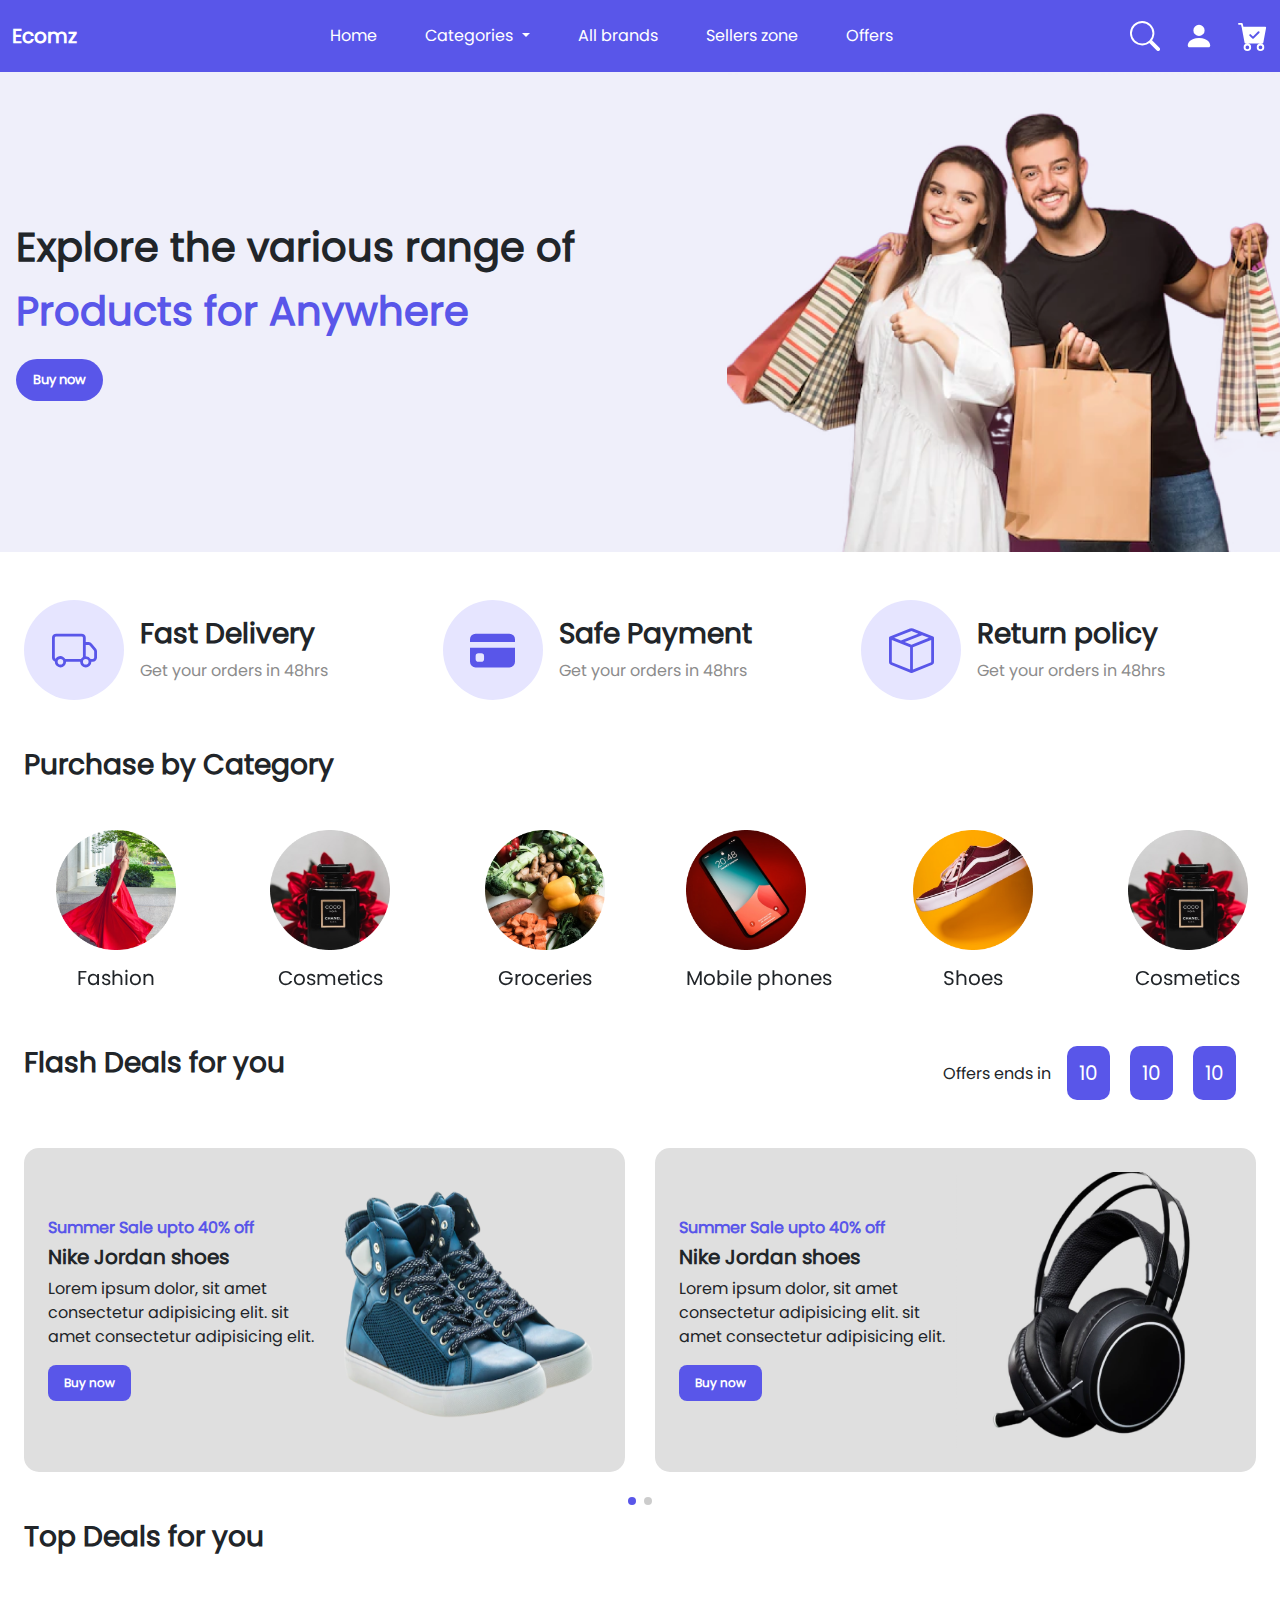
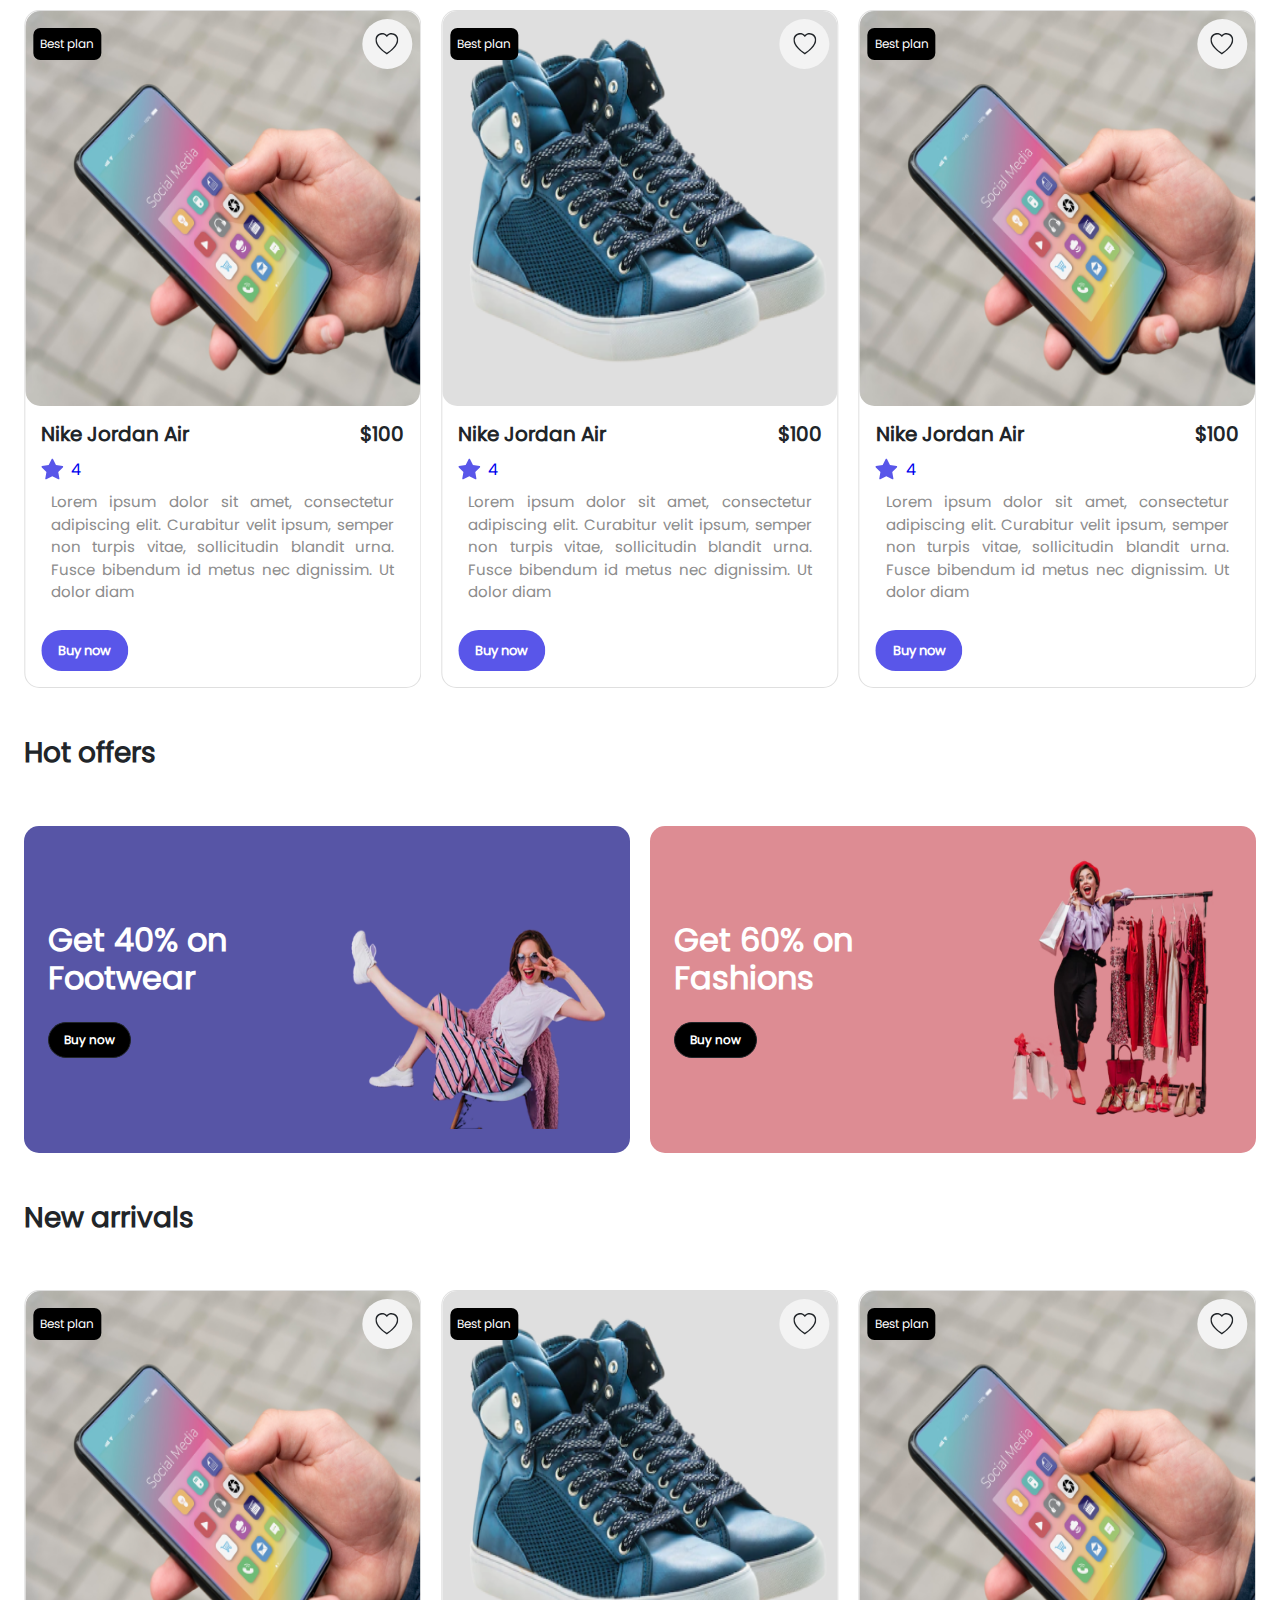
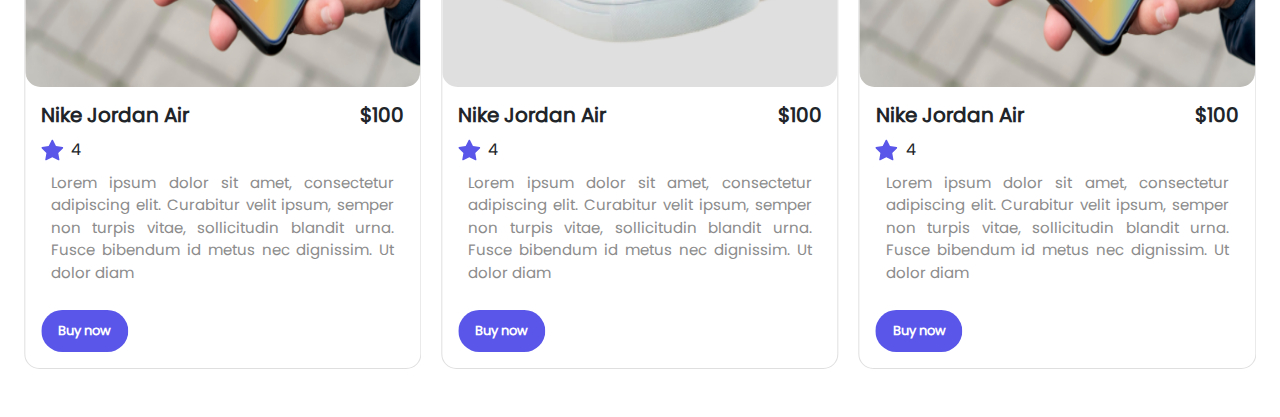
<file: Index.html>
<!DOCTYPE html>

<html>
  <head>
    <meta charset="UTF-8" />
    <meta name="viewport" content="width=device-width, initial-scale=1.0" />
    <!-- External links -->
    <link rel="stylesheet" href="Styles/main.css" />
    <link rel="stylesheet" href="Styles/Responsive.css" />
    <link
      rel="stylesheet"
      href="https://cdn.jsdelivr.net/npm/swiper@8/swiper-bundle.min.css"
    />
    <script src="https://cdn.jsdelivr.net/npm/swiper@8/swiper-bundle.min.js"></script>
  </head>
  <body>

    <button onclick="topFunction()" id="myBtn" title="Go to top">
      <svg xmlns="http://www.w3.org/2000/svg" width="30" height="30" fill="currentColor" class="bi bi-arrow-up-short" viewBox="0 0 16 16">
        <path fill-rule="evenodd" d="M8 12a.5.5 0 0 0 .5-.5V5.707l2.146 2.147a.5.5 0 0 0 .708-.708l-3-3a.5.5 0 0 0-.708 0l-3 3a.5.5 0 1 0 .708.708L7.5 5.707V11.5a.5.5 0 0 0 .5.5z"/>
      </svg>
    </button>
    <!-- Navigation bar -->

    <nav class="navbar navbar-expand-lg Navbar_container py-3">
      <div class="container-fluid">
        <div>
          <a class="navbar-brand text-white fw-bold" href="Index.html">Ecomz</a>
        </div>

        <button
          class="navbar-toggler"
          type="button"
          data-bs-toggle="collapse"
          data-bs-target="#navbarNavDropdown"
          aria-controls="navbarNavDropdown"
          aria-expanded="false"
          aria-label="Toggle navigation"
        >
          <svg
            xmlns="http://www.w3.org/2000/svg"
            width="30"
            height="30"
            fill="currentColor"
            class="bi bi-text-right fs-4 text-white"
            viewBox="0 0 16 16"
          >
            <path
              fill-rule="evenodd"
              d="M6 12.5a.5.5 0 0 1 .5-.5h7a.5.5 0 0 1 0 1h-7a.5.5 0 0 1-.5-.5zm-4-3a.5.5 0 0 1 .5-.5h11a.5.5 0 0 1 0 1h-11a.5.5 0 0 1-.5-.5zm4-3a.5.5 0 0 1 .5-.5h7a.5.5 0 0 1 0 1h-7a.5.5 0 0 1-.5-.5zm-4-3a.5.5 0 0 1 .5-.5h11a.5.5 0 0 1 0 1h-11a.5.5 0 0 1-.5-.5z"
            />
          </svg>
        </button>
        <div class="collapse navbar-collapse" id="navbarNavDropdown">
          <ul class="navbar-nav text-white">
            <li class="nav-item">
              <a class="nav-link active" aria-current="page" href="Index.html">Home</a>
            </li>
            <li class="nav-item dropdown">
              <a
                class="nav-link dropdown-toggle"
                href="#"
                id="navbarDropdownMenuLink"
                role="button"
                data-bs-toggle="dropdown"
                aria-expanded="false"
              >
                Categories
              </a>
              <ul
                class="dropdown-menu"
                aria-labelledby="navbarDropdownMenuLink"
              >
                <li><a class="dropdown-item" href="#">Action</a></li>
                <li><a class="dropdown-item" href="#">Another action</a></li>
                <li>
                  <a class="dropdown-item" href="#">Something else here</a>
                </li>
              </ul>
            </li>
            <li class="nav-item">
              <a class="nav-link" href="#">All brands</a>
            </li>

            <li class="nav-item">
              <a class="nav-link" href="Sellerzone.html">Sellers zone</a>
            </li>
            <li class="nav-item">
              <a class="nav-link" href="Offerspage.html">Offers</a>
            </li>
          </ul>
        </div>

        <div
          class="collapse navbar-collapse"
          id="navbarNavDropdown"
          class="d-flex"
        >
          <a href="#">
            <svg
              xmlns="http://www.w3.org/2000/svg"
              width="30"
              height="30"
              fill="currentColor"
              class="bi bi-search text-white"
              viewBox="0 0 16 16"
            >
              <path
                d="M11.742 10.344a6.5 6.5 0 1 0-1.397 1.398h-.001c.03.04.062.078.098.115l3.85 3.85a1 1 0 0 0 1.415-1.414l-3.85-3.85a1.007 1.007 0 0 0-.115-.1zM12 6.5a5.5 5.5 0 1 1-11 0 5.5 5.5 0 0 1 11 0z"
              />
            </svg>
          </a>
          <a href="Login.html" class="mx-4">
            <svg
              xmlns="http://www.w3.org/2000/svg"
              width="30"
              height="30"
              fill="currentColor"
              class="bi bi-person-fill text-white"
              viewBox="0 0 16 16"
            >
              <path
                d="M3 14s-1 0-1-1 1-4 6-4 6 3 6 4-1 1-1 1H3Zm5-6a3 3 0 1 0 0-6 3 3 0 0 0 0 6Z"
              />
            </svg>
          </a>
          <a href="#">
            <svg
              xmlns="http://www.w3.org/2000/svg"
              width="30"
              height="30"
              fill="currentColor"
              class="bi bi-cart-check-fill text-white"
              viewBox="0 0 16 16"
            >
              <path
                d="M.5 1a.5.5 0 0 0 0 1h1.11l.401 1.607 1.498 7.985A.5.5 0 0 0 4 12h1a2 2 0 1 0 0 4 2 2 0 0 0 0-4h7a2 2 0 1 0 0 4 2 2 0 0 0 0-4h1a.5.5 0 0 0 .491-.408l1.5-8A.5.5 0 0 0 14.5 3H2.89l-.405-1.621A.5.5 0 0 0 2 1H.5zM6 14a1 1 0 1 1-2 0 1 1 0 0 1 2 0zm7 0a1 1 0 1 1-2 0 1 1 0 0 1 2 0zm-1.646-7.646-3 3a.5.5 0 0 1-.708 0l-1.5-1.5a.5.5 0 1 1 .708-.708L8 8.293l2.646-2.647a.5.5 0 0 1 .708.708z"
              />
            </svg>
          </a>
        </div>
      </div>
    </nav>

    <!-- Banner section -->

    <div class="Banner-container">
      <div class="ps-3">
        <h1 class="fw-bold pb-2">Explore the various range of</h1>
        <h1 class="fw-bold">Products for Anywhere</h1>
        <button class="btn Banner_btn mt-3 text-center">Buy now</button>
      </div>
    </div>

    <!-- About the company the section -->

    <div class="Aboutsection-container my-5 d-flex ps-xl-4 px-4 px-xl-0">
      <div class="col-xl-4 col-12 d-flex">
        <div class="Aboutsection-img">
          <svg
            xmlns="http://www.w3.org/2000/svg"
            width="45"
            height="45"
            fill="currentColor"
            class="bi bi-truck"
            viewBox="0 0 16 16"
          >
            <path
              d="M0 3.5A1.5 1.5 0 0 1 1.5 2h9A1.5 1.5 0 0 1 12 3.5V5h1.02a1.5 1.5 0 0 1 1.17.563l1.481 1.85a1.5 1.5 0 0 1 .329.938V10.5a1.5 1.5 0 0 1-1.5 1.5H14a2 2 0 1 1-4 0H5a2 2 0 1 1-3.998-.085A1.5 1.5 0 0 1 0 10.5v-7zm1.294 7.456A1.999 1.999 0 0 1 4.732 11h5.536a2.01 2.01 0 0 1 .732-.732V3.5a.5.5 0 0 0-.5-.5h-9a.5.5 0 0 0-.5.5v7a.5.5 0 0 0 .294.456zM12 10a2 2 0 0 1 1.732 1h.768a.5.5 0 0 0 .5-.5V8.35a.5.5 0 0 0-.11-.312l-1.48-1.85A.5.5 0 0 0 13.02 6H12v4zm-9 1a1 1 0 1 0 0 2 1 1 0 0 0 0-2zm9 0a1 1 0 1 0 0 2 1 1 0 0 0 0-2z"
            />
          </svg>
        </div>
        <div
          class="d-flex flex-column ps-3 justify-content-center Aboutsection-info"
        >
          <h3 class="fw-bold">Fast Delivery</h3>
          <p class="m-0 fs-6">Get your orders in 48hrs</p>
        </div>
      </div>
      <div class="col-xl-4 col-12 d-flex">
        <div class="Aboutsection-img">
          <svg
            xmlns="http://www.w3.org/2000/svg"
            width="45"
            height="45"
            fill="currentColor"
            class="bi bi-credit-card-fill"
            viewBox="0 0 16 16"
          >
            <path
              d="M0 4a2 2 0 0 1 2-2h12a2 2 0 0 1 2 2v1H0V4zm0 3v5a2 2 0 0 0 2 2h12a2 2 0 0 0 2-2V7H0zm3 2h1a1 1 0 0 1 1 1v1a1 1 0 0 1-1 1H3a1 1 0 0 1-1-1v-1a1 1 0 0 1 1-1z"
            />
          </svg>
        </div>
        <div
          class="d-flex flex-column ps-3 justify-content-center Aboutsection-info"
        >
          <h3 class="fw-bold">Safe Payment</h3>
          <p class="m-0 fs-6">Get your orders in 48hrs</p>
        </div>
      </div>
      <div class="col-xl-4 col-12 d-flex">
        <div class="Aboutsection-img">
          <svg
            xmlns="http://www.w3.org/2000/svg"
            width="45"
            height="45"
            fill="currentColor"
            class="bi bi-box-seam"
            viewBox="0 0 16 16"
          >
            <path
              d="M8.186 1.113a.5.5 0 0 0-.372 0L1.846 3.5l2.404.961L10.404 2l-2.218-.887zm3.564 1.426L5.596 5 8 5.961 14.154 3.5l-2.404-.961zm3.25 1.7-6.5 2.6v7.922l6.5-2.6V4.24zM7.5 14.762V6.838L1 4.239v7.923l6.5 2.6zM7.443.184a1.5 1.5 0 0 1 1.114 0l7.129 2.852A.5.5 0 0 1 16 3.5v8.662a1 1 0 0 1-.629.928l-7.185 2.874a.5.5 0 0 1-.372 0L.63 13.09a1 1 0 0 1-.63-.928V3.5a.5.5 0 0 1 .314-.464L7.443.184z"
            />
          </svg>
        </div>
        <div
          class="d-flex flex-column ps-3 justify-content-center Aboutsection-info"
        >
          <h3 class="fw-bold">Return policy</h3>
          <p class="m-0 fs-6">Get your orders in 48hrs</p>
        </div>
      </div>
    </div>

    <!-- Category silder -->

    <div class="Category-container ps-4 mb-5">
      <h3 class="fw-bold">Purchase by Category</h3>
      <div class="swiper mySwiper mt-5">
        <div class="swiper-wrapper">
          <div class="swiper-slide flex-column">
            <a href="#" class="text-decoration-none">
              <div class="Category-img">
                <img src="/Images/Fashion.png" />
              </div>
              <h5 class="pt-3 text-dark">Fashion</h5>
            </a>
          </div>

          <div class="swiper-slide flex-column">
            <a href="#" class="text-decoration-none">
              <div class="Category-img">
                <img src="/Images/Cosmetics.png" />
              </div>
              <h5 class="pt-3 text-dark">Cosmetics</h5>
            </a>
          </div>

          <div class="swiper-slide flex-column">
            <a href="#" class="text-decoration-none">
              <div class="Category-img">
                <img src="/Images/Groceries.png" />
              </div>
              <h5 class="pt-3 text-dark">Groceries</h5>
            </a>
          </div>

          <div class="swiper-slide flex-column">
            <a href="#" class="text-decoration-none">
              <div class="Category-img">
                <img src="/Images/Mobile.png" />
              </div>
              <h5 class="pt-3 text-dark">Mobile phones</h5>
            </a>
          </div>
          <div class="swiper-slide flex-column">
            <a href="#" class="text-decoration-none">
              <div class="Category-img">
                <img src="/Images/shoes.png" />
              </div>
              <h5 class="pt-3 text-dark">Shoes</h5>
            </a>
          </div>
          <div class="swiper-slide flex-column">
            <a href="#" class="text-decoration-none">
              <div class="Category-img">
                <img src="/Images/Cosmetics.png" />
              </div>
              <h5 class="pt-3 text-dark">Cosmetics</h5>
            </a>
          </div>

          <div class="swiper-slide flex-column">
            <a href="#" class="text-decoration-none">
              <div class="Category-img">
                <img src="/Images/Groceries.png" />
              </div>
              <h5 class="pt-3 text-dark">Groceries</h5>
            </a>
          </div>

          <div class="swiper-slide flex-column">
            <a href="#" class="text-decoration-none">
              <div class="Category-img">
                <img src="/Images/Mobile.png" />
              </div>
              <h5 class="pt-3 text-dark">Mobile phones</h5>
            </a>
          </div>
          <div class="swiper-slide flex-column">
            <a href="#" class="text-decoration-none">
              <div class="Category-img">
                <img src="/Images/shoes.png" />
              </div>
              <h5 class="pt-3 text-dark">Shoes</h5>
            </a>
          </div>
        </div>
      </div>
    </div>

    <!-- Flash Deal section -->
    <div class="Flashdeal-container px-4 mb-5 position-relative">
      <div class="d-flex justify-content-between">
        <div>
          <h3 class="fw-bold">Flash Deals for you</h3>
        </div>
        <div class="counter-container d-flex">
          <p class="m-0 pt-3 pe-3">Offers ends in</p>
          <div class="d-flex">
            <span>10</span>
            <span>10</span>
            <span>10</span>
          </div>
        </div>
      </div>
      <div class="Flashslider-section my-5">
        <div class="swiper FlashdealSwiper">
          <div class="swiper-wrapper">
            <div class="swiper-slide">
              <!-- <div class="offer_tag">40% off</div> -->
              <div class="Flashdeal_card d-flex p-4 position-relative">
                <div class="col-xl-6 col-12 text-start">
                  <h6>Summer Sale upto 40% off</h6>
                  <h5 class="fw-bold">Nike Jordan shoes</h5>
                  <p class="m-0 fs-6">
                    Lorem ipsum dolor, sit amet consectetur adipisicing elit.
                    sit amet consectetur adipisicing elit.
                  </p>
                  <button class="btn Banner_btn mt-3 text-center">
                    Buy now
                  </button>
                </div>
                <div class="col-xl-6 col-12">
                  <img src="/Images/flashdealimage.png" />
                </div>
              </div>
            </div>

            <div class="swiper-slide">
              <!-- <div class="offer_tag">40% off</div> -->
              <div class="Flashdeal_card d-flex p-4 position-relative">
                <div class="col-xl-6 col-12 text-start">
                  <h6>Summer Sale upto 40% off</h6>
                  <h5 class="fw-bold">Nike Jordan shoes</h5>
                  <p class="m-0 fs-6">
                    Lorem ipsum dolor, sit amet consectetur adipisicing elit.
                    sit amet consectetur adipisicing elit.
                  </p>
                  <button class="btn Banner_btn mt-3 text-center">
                    Buy now
                  </button>
                </div>
                <div class="col-xl-6 col-12">
                  <img src="/Images/headphones.png" />
                </div>
              </div>
            </div>
          </div>
        </div>
        <div class="swiper-pagination mt-5"></div>
      </div>
    </div>

    <!-- Top Deals section -->

    <div class="Topdeals-section px-4">
      <div class="d-flex justify-content-between">
        <div>
          <h3 class="fw-bold">Top Deals for you</h3>
        </div>
      </div>
      <div class="Flashslider-section my-xl-5 my-4">
        <div class="swiper TopDealsSwiper">
          <div class="swiper-wrapper">
         
            <div class="swiper-slide">
              <a href="Productspage.html" class="text-decoration-none">
                <div class="card Products-card">
                  <img
                    src="/Images/cardmobile.png"
                    class="card-img-top"
                    alt="..."
                  />
                  <div class="Product-badge d-flex position-absolute mt-2">
                    <div class="ms-2">
                      <p class="m-0">Best plan</p>
                    </div>
                    <div class="me-2">
                      <button class="btn">
                        <svg
                          xmlns="http://www.w3.org/2000/svg"
                          width="23"
                          height="23"
                          fill="currentColor"
                          class="bi bi-heart"
                          viewBox="0 0 16 16"
                        >
                          <path
                            d="m8 2.748-.717-.737C5.6.281 2.514.878 1.4 3.053c-.523 1.023-.641 2.5.314 4.385.92 1.815 2.834 3.989 6.286 6.357 3.452-2.368 5.365-4.542 6.286-6.357.955-1.886.838-3.362.314-4.385C13.486.878 10.4.28 8.717 2.01L8 2.748zM8 15C-7.333 4.868 3.279-3.04 7.824 1.143c.06.055.119.112.176.171a3.12 3.12 0 0 1 .176-.17C12.72-3.042 23.333 4.867 8 15z"
                          />
                        </svg>
                      </button>
                    </div>
                  </div>
                  <div class="card-body">
                    <div class="d-flex justify-content-between text-dark">
                      <div>
                        <h5 class="fw-bold">Nike Jordan Air</h5>
                      </div>
                      <div>
                        <h5 class="fw-bold">$100</h5>
                      </div>
                    </div>
                    <div class="d-flex align-items-center align-content-center">
                      <div>
                        <svg
                          xmlns="http://www.w3.org/2000/svg"
                          width="22"
                          height="22"
                          fill="currentColor"
                          class="bi bi-star-fill Star-icon"
                          viewBox="0 0 16 16"
                        >
                          <path
                            d="M3.612 15.443c-.386.198-.824-.149-.746-.592l.83-4.73L.173 6.765c-.329-.314-.158-.888.283-.95l4.898-.696L7.538.792c.197-.39.73-.39.927 0l2.184 4.327 4.898.696c.441.062.612.636.282.95l-3.522 3.356.83 4.73c.078.443-.36.79-.746.592L8 13.187l-4.389 2.256z"
                          />
                        </svg>
                      </div>
                      <div class="ps-2">
                        <h6 class="m-0 pt-1">4</h6>
                      </div>
                    </div>
                    <p class="m-0">
                      Lorem ipsum dolor sit amet, consectetur adipiscing elit.
                      Curabitur velit ipsum, semper non turpis vitae, sollicitudin
                      blandit urna. Fusce bibendum id metus nec dignissim. Ut
                      dolor diam
                    </p>
                    <div class="d-flex justify-content-start">
                      <button class="btn mt-3 text-center">Buy now</button>
                    </div>
                  </div>
                </div>
              </a>
            </div>
            <div class="swiper-slide">
              <a href="Productspage.html" class="text-decoration-none">
                <div class="card Products-card">
                  <div class="Product-badge d-flex position-absolute mt-2">
                    <div class="ms-2">
                      <p class="m-0">Best plan</p>
                    </div>
                    <div class="me-2">
                      <button class="btn">
                        <svg
                          xmlns="http://www.w3.org/2000/svg"
                          width="23"
                          height="23"
                          fill="currentColor"
                          class="bi bi-heart"
                          viewBox="0 0 16 16"
                        >
                          <path
                            d="m8 2.748-.717-.737C5.6.281 2.514.878 1.4 3.053c-.523 1.023-.641 2.5.314 4.385.92 1.815 2.834 3.989 6.286 6.357 3.452-2.368 5.365-4.542 6.286-6.357.955-1.886.838-3.362.314-4.385C13.486.878 10.4.28 8.717 2.01L8 2.748zM8 15C-7.333 4.868 3.279-3.04 7.824 1.143c.06.055.119.112.176.171a3.12 3.12 0 0 1 .176-.17C12.72-3.042 23.333 4.867 8 15z"
                          />
                        </svg>
                      </button>
                    </div>
                  </div>
                  <img
                    src="/Images/flashdealimage.png"
                    class="card-img-top"
                    alt="..."
                  />
                  <div class="card-body">
                    <div class="d-flex justify-content-between text-dark">
                      <div>
                        <h5 class="fw-bold">Nike Jordan Air</h5>
                      </div>
                      <div>
                        <h5 class="fw-bold">$100</h5>
                      </div>
                    </div>
                    <div class="d-flex align-items-center align-content-center">
                      <div>
                        <svg
                          xmlns="http://www.w3.org/2000/svg"
                          width="22"
                          height="22"
                          fill="currentColor"
                          class="bi bi-star-fill Star-icon"
                          viewBox="0 0 16 16"
                        >
                          <path
                            d="M3.612 15.443c-.386.198-.824-.149-.746-.592l.83-4.73L.173 6.765c-.329-.314-.158-.888.283-.95l4.898-.696L7.538.792c.197-.39.73-.39.927 0l2.184 4.327 4.898.696c.441.062.612.636.282.95l-3.522 3.356.83 4.73c.078.443-.36.79-.746.592L8 13.187l-4.389 2.256z"
                          />
                        </svg>
                      </div>
                      <div class="ps-2">
                        <h6 class="m-0 pt-1">4</h6>
                      </div>
                    </div>
                    <p class="m-0">
                      Lorem ipsum dolor sit amet, consectetur adipiscing elit.
                      Curabitur velit ipsum, semper non turpis vitae, sollicitudin
                      blandit urna. Fusce bibendum id metus nec dignissim. Ut
                      dolor diam
                    </p>
                    <div class="d-flex justify-content-start">
                      <button class="btn mt-3 text-center">Buy now</button>
                    </div>
                  </div>
                </div>
              </a>
              
            </div>
          </div>
        
        </div>
      </div>
    </div>

   <!-- Hot offers section -->

   <div class="Flashdeal-container px-4 mb-5 position-relative">
    <div class="d-flex justify-content-between">
      <div>
        <h3 class="fw-bold">Hot offers</h3>
      </div>
     
    </div>
    <div class="Flashslider-section my-xl-5 my-2">
      <div class="swiper HotDealsSwiper">
        <div class="swiper-wrapper">
          <div class="swiper-slide">
            <!-- <div class="offer_tag">40% off</div> -->
            <div class="Hotoffer_card d-flex p-4 position-relative">
              <div class="col-xl-6 col-12 text-start text-white">
                
                <h2 class="fw-bold">Get 40% on Footwear</h2>
                 
                
                <button class="btn Hotoffer-btn btn-dark mt-3 text-center">
                  Buy now
                </button>
              </div>
              <div class="col-12 col-xl-6">
                <img src="/Images/Hotoffers.png" />
              </div>
            </div>
          </div>

          <div class="swiper-slide">
            <!-- <div class="offer_tag">40% off</div> -->
            <div class="Hotoffer_card2 d-flex p-4 position-relative">
              <div class="col-xl-6 col-12 text-start">
                <h2 class="fw-bold text-white">Get 60% on Fashions</h2>
                <button class="btn Hotoffer-btn btn-dark mt-3 text-center">
                  Buy now
                </button>
              </div>
              <div class="col-xl-6 col-12">
                <img src="/Images/hotoffers2.png" />
              </div>
            </div>
          </div>
        </div>
      </div>
     
    </div>
  </div>
  

   <!-- New arrivals section -->

   <div class="Topdeals-section px-4">
    <div class="d-flex justify-content-between">
      <div>
        <h3 class="fw-bold">New arrivals</h3>
      </div>
    </div>
    <div class="Flashslider-section my-5">
      <div class="swiper TopDealsSwiper">
        <div class="swiper-wrapper">
       
          <div class="swiper-slide">
            <div class="card Products-card">
              <img
                src="/Images/cardmobile.png"
                class="card-img-top"
                alt="..."
              />
              <div class="Product-badge d-flex position-absolute mt-2">
                <div class="ms-2">
                  <p class="m-0">Best plan</p>
                </div>
                <div class="me-2">
                  <button class="btn">
                    <svg
                      xmlns="http://www.w3.org/2000/svg"
                      width="23"
                      height="23"
                      fill="currentColor"
                      class="bi bi-heart"
                      viewBox="0 0 16 16"
                    >
                      <path
                        d="m8 2.748-.717-.737C5.6.281 2.514.878 1.4 3.053c-.523 1.023-.641 2.5.314 4.385.92 1.815 2.834 3.989 6.286 6.357 3.452-2.368 5.365-4.542 6.286-6.357.955-1.886.838-3.362.314-4.385C13.486.878 10.4.28 8.717 2.01L8 2.748zM8 15C-7.333 4.868 3.279-3.04 7.824 1.143c.06.055.119.112.176.171a3.12 3.12 0 0 1 .176-.17C12.72-3.042 23.333 4.867 8 15z"
                      />
                    </svg>
                  </button>
                </div>
              </div>
              <div class="card-body">
                <div class="d-flex justify-content-between">
                  <div>
                    <h5 class="fw-bold">Nike Jordan Air</h5>
                  </div>
                  <div>
                    <h5 class="fw-bold">$100</h5>
                  </div>
                </div>
                <div class="d-flex align-items-center align-content-center">
                  <div>
                    <svg
                      xmlns="http://www.w3.org/2000/svg"
                      width="22"
                      height="22"
                      fill="currentColor"
                      class="bi bi-star-fill Star-icon"
                      viewBox="0 0 16 16"
                    >
                      <path
                        d="M3.612 15.443c-.386.198-.824-.149-.746-.592l.83-4.73L.173 6.765c-.329-.314-.158-.888.283-.95l4.898-.696L7.538.792c.197-.39.73-.39.927 0l2.184 4.327 4.898.696c.441.062.612.636.282.95l-3.522 3.356.83 4.73c.078.443-.36.79-.746.592L8 13.187l-4.389 2.256z"
                      />
                    </svg>
                  </div>
                  <div class="ps-2">
                    <h6 class="m-0 pt-1">4</h6>
                  </div>
                </div>
                <p class="m-0">
                  Lorem ipsum dolor sit amet, consectetur adipiscing elit.
                  Curabitur velit ipsum, semper non turpis vitae, sollicitudin
                  blandit urna. Fusce bibendum id metus nec dignissim. Ut
                  dolor diam
                </p>
                <div class="d-flex justify-content-start">
                  <button class="btn mt-3 text-center">Buy now</button>
                </div>
              </div>
            </div>
          </div>
          <div class="swiper-slide">
            <div class="card Products-card">
              <div class="Product-badge d-flex position-absolute mt-2">
                <div class="ms-2">
                  <p class="m-0">Best plan</p>
                </div>
                <div class="me-2">
                  <button class="btn">
                    <svg
                      xmlns="http://www.w3.org/2000/svg"
                      width="23"
                      height="23"
                      fill="currentColor"
                      class="bi bi-heart"
                      viewBox="0 0 16 16"
                    >
                      <path
                        d="m8 2.748-.717-.737C5.6.281 2.514.878 1.4 3.053c-.523 1.023-.641 2.5.314 4.385.92 1.815 2.834 3.989 6.286 6.357 3.452-2.368 5.365-4.542 6.286-6.357.955-1.886.838-3.362.314-4.385C13.486.878 10.4.28 8.717 2.01L8 2.748zM8 15C-7.333 4.868 3.279-3.04 7.824 1.143c.06.055.119.112.176.171a3.12 3.12 0 0 1 .176-.17C12.72-3.042 23.333 4.867 8 15z"
                      />
                    </svg>
                  </button>
                </div>
              </div>
              <img
                src="/Images/flashdealimage.png"
                class="card-img-top"
                alt="..."
              />
              <div class="card-body">
                <div class="d-flex justify-content-between">
                  <div>
                    <h5 class="fw-bold">Nike Jordan Air</h5>
                  </div>
                  <div>
                    <h5 class="fw-bold">$100</h5>
                  </div>
                </div>
                <div class="d-flex align-items-center align-content-center">
                  <div>
                    <svg
                      xmlns="http://www.w3.org/2000/svg"
                      width="22"
                      height="22"
                      fill="currentColor"
                      class="bi bi-star-fill Star-icon"
                      viewBox="0 0 16 16"
                    >
                      <path
                        d="M3.612 15.443c-.386.198-.824-.149-.746-.592l.83-4.73L.173 6.765c-.329-.314-.158-.888.283-.95l4.898-.696L7.538.792c.197-.39.73-.39.927 0l2.184 4.327 4.898.696c.441.062.612.636.282.95l-3.522 3.356.83 4.73c.078.443-.36.79-.746.592L8 13.187l-4.389 2.256z"
                      />
                    </svg>
                  </div>
                  <div class="ps-2">
                    <h6 class="m-0 pt-1">4</h6>
                  </div>
                </div>
                <p class="m-0">
                  Lorem ipsum dolor sit amet, consectetur adipiscing elit.
                  Curabitur velit ipsum, semper non turpis vitae, sollicitudin
                  blandit urna. Fusce bibendum id metus nec dignissim. Ut
                  dolor diam
                </p>
                <div class="d-flex justify-content-start">
                  <button class="btn mt-3 text-center">Buy now</button>
                </div>
              </div>
            </div>
          </div>
        </div>
      
      </div>
    </div>
  </div>

    <!-- External js Links -->

    <script src="Scripts/main.js"></script>
    <script src="https://cdn.jsdelivr.net/npm/swiper@8/swiper-bundle.min.js"></script>
    <script
      src="https://cdn.jsdelivr.net/npm/@popperjs/core@2.9.2/dist/umd/popper.min.js"
      integrity="sha384-IQsoLXl5PILFhosVNubq5LC7Qb9DXgDA9i+tQ8Zj3iwWAwPtgFTxbJ8NT4GN1R8p"
      crossorigin="anonymous"
    ></script>
    <script
      src="https://cdn.jsdelivr.net/npm/bootstrap@5.0.2/dist/js/bootstrap.min.js"
      integrity="sha384-cVKIPhGWiC2Al4u+LWgxfKTRIcfu0JTxR+EQDz/bgldoEyl4H0zUF0QKbrJ0EcQF"
      crossorigin="anonymous"
    ></script>
  </body>
</html>
</file>
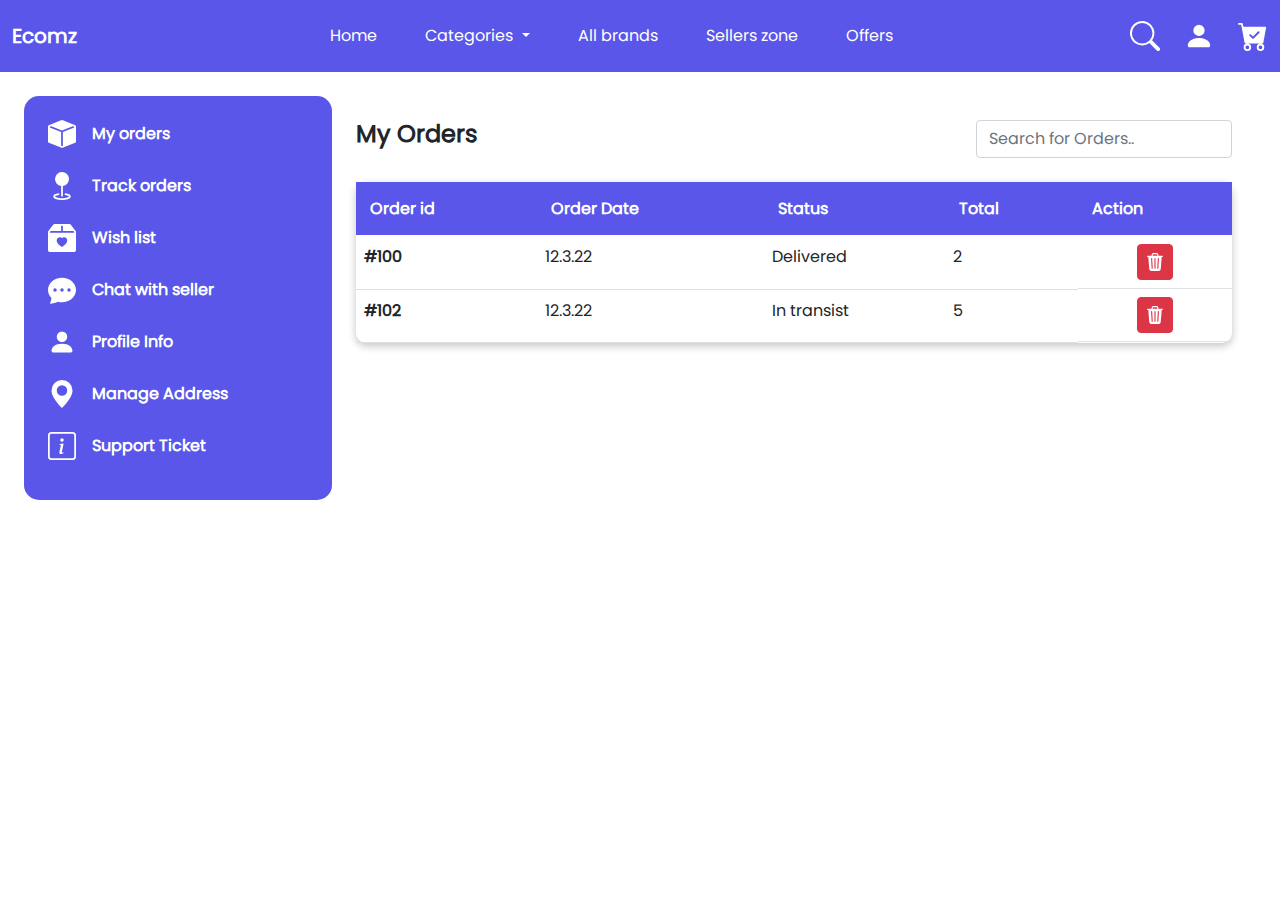
<file: Dashboard.html>
<html>
    <head>
        <meta charset="UTF-8" />
        <meta name="viewport" content="width=device-width, initial-scale=1.0" />
        <!-- External links -->
        <link rel="stylesheet" href="Styles/main.css" />
        <link rel="stylesheet" href="Styles/Responsive.css" />
        <link
          rel="stylesheet"
          href="https://cdn.jsdelivr.net/npm/swiper@8/swiper-bundle.min.css"
        />
        <script src="https://cdn.jsdelivr.net/npm/swiper@8/swiper-bundle.min.js"></script>
      </head>
     
    <body>

        <button onclick="topFunction()" id="myBtn" title="Go to top">
            <svg xmlns="http://www.w3.org/2000/svg" width="30" height="30" fill="currentColor" class="bi bi-arrow-up-short" viewBox="0 0 16 16">
              <path fill-rule="evenodd" d="M8 12a.5.5 0 0 0 .5-.5V5.707l2.146 2.147a.5.5 0 0 0 .708-.708l-3-3a.5.5 0 0 0-.708 0l-3 3a.5.5 0 1 0 .708.708L7.5 5.707V11.5a.5.5 0 0 0 .5.5z"/>
            </svg>
          </button>
      
          <nav class="navbar navbar-expand-lg Navbar_container py-3">
            <div class="container-fluid">
              <div>
                <a class="navbar-brand text-white fw-bold" href="Index.html">Ecomz</a>
              </div>
      
              <button
                class="navbar-toggler"
                type="button"
                data-bs-toggle="collapse"
                data-bs-target="#navbarNavDropdown"
                aria-controls="navbarNavDropdown"
                aria-expanded="false"
                aria-label="Toggle navigation"
              >
                <svg
                  xmlns="http://www.w3.org/2000/svg"
                  width="30"
                  height="30"
                  fill="currentColor"
                  class="bi bi-text-right fs-4 text-white"
                  viewBox="0 0 16 16"
                >
                  <path
                    fill-rule="evenodd"
                    d="M6 12.5a.5.5 0 0 1 .5-.5h7a.5.5 0 0 1 0 1h-7a.5.5 0 0 1-.5-.5zm-4-3a.5.5 0 0 1 .5-.5h11a.5.5 0 0 1 0 1h-11a.5.5 0 0 1-.5-.5zm4-3a.5.5 0 0 1 .5-.5h7a.5.5 0 0 1 0 1h-7a.5.5 0 0 1-.5-.5zm-4-3a.5.5 0 0 1 .5-.5h11a.5.5 0 0 1 0 1h-11a.5.5 0 0 1-.5-.5z"
                  />
                </svg>
              </button>
              <div class="collapse navbar-collapse" id="navbarNavDropdown">
                <ul class="navbar-nav text-white">
                  <li class="nav-item">
                    <a class="nav-link active" aria-current="page" href="Index.html">Home</a>
                  </li>
                  <li class="nav-item dropdown">
                    <a
                      class="nav-link dropdown-toggle"
                      href="#"
                      id="navbarDropdownMenuLink"
                      role="button"
                      data-bs-toggle="dropdown"
                      aria-expanded="false"
                    >
                      Categories
                    </a>
                    <ul
                      class="dropdown-menu"
                      aria-labelledby="navbarDropdownMenuLink"
                    >
                      <li><a class="dropdown-item" href="#">Action</a></li>
                      <li><a class="dropdown-item" href="#">Another action</a></li>
                      <li>
                        <a class="dropdown-item" href="#">Something else here</a>
                      </li>
                    </ul>
                  </li>
                  <li class="nav-item">
                    <a class="nav-link" href="#">All brands</a>
                  </li>
      
                  <li class="nav-item">
                    <a class="nav-link" href="Sellerzone.html">Sellers zone</a>
                  </li>
                  <li class="nav-item">
                    <a class="nav-link" href="Offerspage.html">Offers</a>
                  </li>
                </ul>
              </div>
      
              <div
                class="collapse navbar-collapse"
                id="navbarNavDropdown"
                class="d-flex"
              >
                <a href="#">
                  <svg
                    xmlns="http://www.w3.org/2000/svg"
                    width="30"
                    height="30"
                    fill="currentColor"
                    class="bi bi-search text-white"
                    viewBox="0 0 16 16"
                  >
                    <path
                      d="M11.742 10.344a6.5 6.5 0 1 0-1.397 1.398h-.001c.03.04.062.078.098.115l3.85 3.85a1 1 0 0 0 1.415-1.414l-3.85-3.85a1.007 1.007 0 0 0-.115-.1zM12 6.5a5.5 5.5 0 1 1-11 0 5.5 5.5 0 0 1 11 0z"
                    />
                  </svg>
                </a>
                <a href="Login.html" class="mx-4">
                  <svg
                    xmlns="http://www.w3.org/2000/svg"
                    width="30"
                    height="30"
                    fill="currentColor"
                    class="bi bi-person-fill text-white"
                    viewBox="0 0 16 16"
                  >
                    <path
                      d="M3 14s-1 0-1-1 1-4 6-4 6 3 6 4-1 1-1 1H3Zm5-6a3 3 0 1 0 0-6 3 3 0 0 0 0 6Z"
                    />
                  </svg>
                </a>
                <a href="#">
                  <svg
                    xmlns="http://www.w3.org/2000/svg"
                    width="30"
                    height="30"
                    fill="currentColor"
                    class="bi bi-cart-check-fill text-white"
                    viewBox="0 0 16 16"
                  >
                    <path
                      d="M.5 1a.5.5 0 0 0 0 1h1.11l.401 1.607 1.498 7.985A.5.5 0 0 0 4 12h1a2 2 0 1 0 0 4 2 2 0 0 0 0-4h7a2 2 0 1 0 0 4 2 2 0 0 0 0-4h1a.5.5 0 0 0 .491-.408l1.5-8A.5.5 0 0 0 14.5 3H2.89l-.405-1.621A.5.5 0 0 0 2 1H.5zM6 14a1 1 0 1 1-2 0 1 1 0 0 1 2 0zm7 0a1 1 0 1 1-2 0 1 1 0 0 1 2 0zm-1.646-7.646-3 3a.5.5 0 0 1-.708 0l-1.5-1.5a.5.5 0 1 1 .708-.708L8 8.293l2.646-2.647a.5.5 0 0 1 .708.708z"
                    />
                  </svg>
                </a>
              </div>
            </div>
          </nav>
 
        
          <div class="Dashboard-container m-4 d-flex">
            <div class="col-3 ">
             <div class="Sidebar p-4">
                <ul class="list-unstyled ">
                    <a href="Dashboard.html" class="text-decoration-none ">
                       <div class="d-flex align-items-center mb-4">
                        <svg xmlns="http://www.w3.org/2000/svg" width="28" height="28" fill="currentColor" class="bi bi-box-fill text-white" viewBox="0 0 16 16">
                            <path fill-rule="evenodd" d="M15.528 2.973a.75.75 0 0 1 .472.696v8.662a.75.75 0 0 1-.472.696l-7.25 2.9a.75.75 0 0 1-.557 0l-7.25-2.9A.75.75 0 0 1 0 12.331V3.669a.75.75 0 0 1 .471-.696L7.443.184l.004-.001.274-.11a.75.75 0 0 1 .558 0l.274.11.004.001 6.971 2.789Zm-1.374.527L8 5.962 1.846 3.5 1 3.839v.4l6.5 2.6v7.922l.5.2.5-.2V6.84l6.5-2.6v-.4l-.846-.339Z"/>
                          </svg>
                        <li class="text-white ms-3 fw-bold fs-6">My orders</li>
                       </div>
                    </a>
                    <a href="Trackorders.html" class="text-decoration-none">
                        <div class="d-flex align-items-center mb-4">
                            <svg xmlns="http://www.w3.org/2000/svg" width="28" height="28" fill="currentColor" class="bi bi-geo-fill text-white" viewBox="0 0 16 16">
                                <path fill-rule="evenodd" d="M4 4a4 4 0 1 1 4.5 3.969V13.5a.5.5 0 0 1-1 0V7.97A4 4 0 0 1 4 3.999zm2.493 8.574a.5.5 0 0 1-.411.575c-.712.118-1.28.295-1.655.493a1.319 1.319 0 0 0-.37.265.301.301 0 0 0-.057.09V14l.002.008a.147.147 0 0 0 .016.033.617.617 0 0 0 .145.15c.165.13.435.27.813.395.751.25 1.82.414 3.024.414s2.273-.163 3.024-.414c.378-.126.648-.265.813-.395a.619.619 0 0 0 .146-.15.148.148 0 0 0 .015-.033L12 14v-.004a.301.301 0 0 0-.057-.09 1.318 1.318 0 0 0-.37-.264c-.376-.198-.943-.375-1.655-.493a.5.5 0 1 1 .164-.986c.77.127 1.452.328 1.957.594C12.5 13 13 13.4 13 14c0 .426-.26.752-.544.977-.29.228-.68.413-1.116.558-.878.293-2.059.465-3.34.465-1.281 0-2.462-.172-3.34-.465-.436-.145-.826-.33-1.116-.558C3.26 14.752 3 14.426 3 14c0-.599.5-1 .961-1.243.505-.266 1.187-.467 1.957-.594a.5.5 0 0 1 .575.411z"/>
                              </svg>
                         <li class="text-white ms-3 fw-bold fs-6">Track orders</li>
                        </div>
                     </a>
                     <a href="Wishlist.html" class="text-decoration-none">
                        <div class="d-flex align-items-center mb-4">
                            <svg xmlns="http://www.w3.org/2000/svg" width="28" height="28" fill="currentColor" class="bi bi-box2-heart-fill text-white" viewBox="0 0 16 16">
                                <path d="M3.75 0a1 1 0 0 0-.8.4L.1 4.2a.5.5 0 0 0-.1.3V15a1 1 0 0 0 1 1h14a1 1 0 0 0 1-1V4.5a.5.5 0 0 0-.1-.3L13.05.4a1 1 0 0 0-.8-.4h-8.5ZM8.5 4h6l.5.667V5H1v-.333L1.5 4h6V1h1v3ZM8 7.993c1.664-1.711 5.825 1.283 0 5.132-5.825-3.85-1.664-6.843 0-5.132Z"/>
                              </svg>
                         <li class="text-white ms-3 fw-bold fs-6">Wish list</li>
                        </div>
                     </a>
                     <a href="#" class="text-decoration-none">
                        <div class="d-flex align-items-center mb-4">
                            <svg xmlns="http://www.w3.org/2000/svg" width="28" height="28" fill="currentColor" class="bi bi-chat-dots-fill text-white" viewBox="0 0 16 16">
                                <path d="M16 8c0 3.866-3.582 7-8 7a9.06 9.06 0 0 1-2.347-.306c-.584.296-1.925.864-4.181 1.234-.2.032-.352-.176-.273-.362.354-.836.674-1.95.77-2.966C.744 11.37 0 9.76 0 8c0-3.866 3.582-7 8-7s8 3.134 8 7zM5 8a1 1 0 1 0-2 0 1 1 0 0 0 2 0zm4 0a1 1 0 1 0-2 0 1 1 0 0 0 2 0zm3 1a1 1 0 1 0 0-2 1 1 0 0 0 0 2z"/>
                              </svg>
                         <li class="text-white ms-3 fw-bold fs-6">Chat with seller</li>
                        </div>
                     </a>
                     <a href="Profile.html" class="text-decoration-none">
                        <div class="d-flex align-items-center mb-4">
                            <svg xmlns="http://www.w3.org/2000/svg" width="28" height="28" fill="currentColor" class="bi bi-person-fill text-white" viewBox="0 0 16 16">
                                <path d="M3 14s-1 0-1-1 1-4 6-4 6 3 6 4-1 1-1 1H3Zm5-6a3 3 0 1 0 0-6 3 3 0 0 0 0 6Z"/>
                              </svg>
                         <li class="text-white ms-3 fw-bold fs-6">Profile Info</li>
                        </div>
                     </a>
                     <a href="#" class="text-decoration-none">
                        <div class="d-flex align-items-center mb-4">
                            <svg xmlns="http://www.w3.org/2000/svg" width="28" height="28" fill="currentColor" class="bi bi-geo-alt-fill text-white" viewBox="0 0 16 16">
                                <path d="M8 16s6-5.686 6-10A6 6 0 0 0 2 6c0 4.314 6 10 6 10zm0-7a3 3 0 1 1 0-6 3 3 0 0 1 0 6z"/>
                              </svg>
                         <li class="text-white ms-3 fw-bold fs-6"> Manage Address</li>
                        </div>
                     </a>
                     <a href="#" class="text-decoration-none">
                        <div class="d-flex align-items-center ">
                            <svg xmlns="http://www.w3.org/2000/svg" width="28" height="28" fill="currentColor" class="bi bi-info-square text-white" viewBox="0 0 16 16">
                                <path d="M14 1a1 1 0 0 1 1 1v12a1 1 0 0 1-1 1H2a1 1 0 0 1-1-1V2a1 1 0 0 1 1-1h12zM2 0a2 2 0 0 0-2 2v12a2 2 0 0 0 2 2h12a2 2 0 0 0 2-2V2a2 2 0 0 0-2-2H2z"/>
                                <path d="m8.93 6.588-2.29.287-.082.38.45.083c.294.07.352.176.288.469l-.738 3.468c-.194.897.105 1.319.808 1.319.545 0 1.178-.252 1.465-.598l.088-.416c-.2.176-.492.246-.686.246-.275 0-.375-.193-.304-.533L8.93 6.588zM9 4.5a1 1 0 1 1-2 0 1 1 0 0 1 2 0z"/>
                              </svg>
                         <li class="text-white ms-3 fw-bold fs-6">Support Ticket</li>
                        </div>
                     </a>

                   </ul>
             </div>
            </div>

            <div class="col-9">
                <div class="d-flex justify-content-between px-4 my-4">
                    <div>
                        <h4 class="fw-bold">My Orders</h4>
                    </div>
                    <div class="d-flex">
                         <input type="text" class="form-control" placeholder="Search for Orders.."/>
                    </div>
                </div>
                  <div class="Content-section mx-4">

                   
                    <table class="table table-hover">
                        <thead class="Tablehead"> 
                            <tr>
                              <th scope="col">Order id </th>
                              <th scope="col">Order Date</th>
                              <th scope="col">Status</th>
                              <th scope="col">Total</th>
                              <th scope="col">Action</th>
                            </tr>
                          </thead>
                          <tbody>
                            <tr>
                              <th>#100</th>
                              <td>12.3.22</td>
                              <td>Delivered</td>
                              <td>2</td>
                              <td class="d-flex justify-content-center">
                                <button class="btn btn-danger p-2">
                                    <svg xmlns="http://www.w3.org/2000/svg" width="18" height="18" fill="currentColor" class="bi bi-trash3-fill" viewBox="0 0 16 16">
                                        <path d="M11 1.5v1h3.5a.5.5 0 0 1 0 1h-.538l-.853 10.66A2 2 0 0 1 11.115 16h-6.23a2 2 0 0 1-1.994-1.84L2.038 3.5H1.5a.5.5 0 0 1 0-1H5v-1A1.5 1.5 0 0 1 6.5 0h3A1.5 1.5 0 0 1 11 1.5Zm-5 0v1h4v-1a.5.5 0 0 0-.5-.5h-3a.5.5 0 0 0-.5.5ZM4.5 5.029l.5 8.5a.5.5 0 1 0 .998-.06l-.5-8.5a.5.5 0 1 0-.998.06Zm6.53-.528a.5.5 0 0 0-.528.47l-.5 8.5a.5.5 0 0 0 .998.058l.5-8.5a.5.5 0 0 0-.47-.528ZM8 4.5a.5.5 0 0 0-.5.5v8.5a.5.5 0 0 0 1 0V5a.5.5 0 0 0-.5-.5Z"/>
                                      </svg>
                                </button>
                              </td>
                            </tr>
                            <tr>
                                <th>#102</th>
                                <td>12.3.22</td>
                                <td>In transist</td>
                                <td>5</td>
                                <td class="d-flex justify-content-center">
                                  <button class="btn btn-danger p-2">
                                      <svg xmlns="http://www.w3.org/2000/svg" width="18" height="18" fill="currentColor" class="bi bi-trash3-fill" viewBox="0 0 16 16">
                                          <path d="M11 1.5v1h3.5a.5.5 0 0 1 0 1h-.538l-.853 10.66A2 2 0 0 1 11.115 16h-6.23a2 2 0 0 1-1.994-1.84L2.038 3.5H1.5a.5.5 0 0 1 0-1H5v-1A1.5 1.5 0 0 1 6.5 0h3A1.5 1.5 0 0 1 11 1.5Zm-5 0v1h4v-1a.5.5 0 0 0-.5-.5h-3a.5.5 0 0 0-.5.5ZM4.5 5.029l.5 8.5a.5.5 0 1 0 .998-.06l-.5-8.5a.5.5 0 1 0-.998.06Zm6.53-.528a.5.5 0 0 0-.528.47l-.5 8.5a.5.5 0 0 0 .998.058l.5-8.5a.5.5 0 0 0-.47-.528ZM8 4.5a.5.5 0 0 0-.5.5v8.5a.5.5 0 0 0 1 0V5a.5.5 0 0 0-.5-.5Z"/>
                                        </svg>
                                  </button>
                                </td>
                              </tr>
                          
                          </tbody>
                      </table>
                  </div>
            </div>
          </div>

    </body>
</html>
</file>
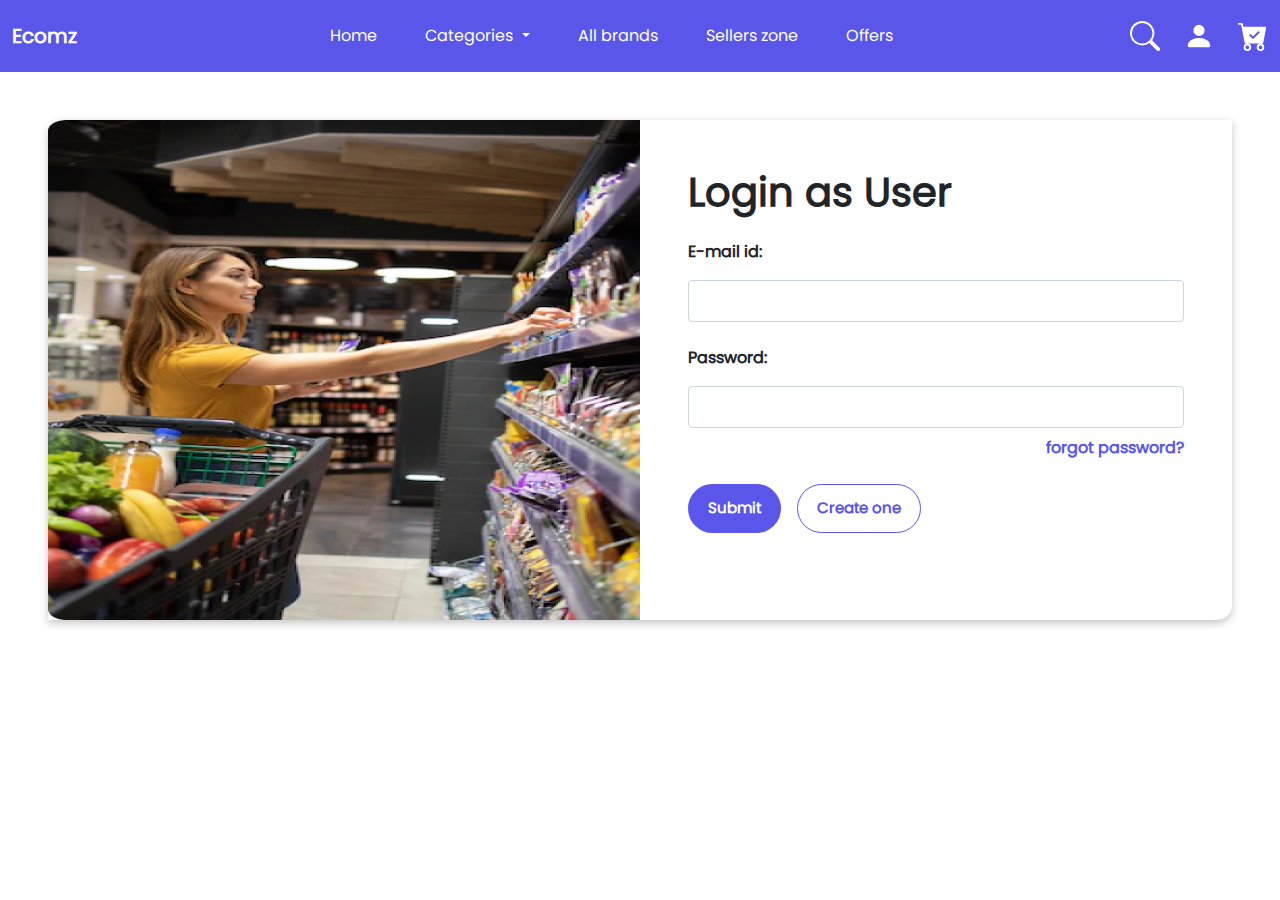
<file: Login.html>
<!DOCTYPE html>
<html>
  <head>
    <meta charset="UTF-8" />
    <meta name="viewport" content="width=device-width, initial-scale=1.0" />
    <link rel="stylesheet" href="Styles/main.css" />
    <link rel="stylesheet" href="Styles/Responsive.css" />
    <link
      rel="stylesheet"
      href="https://cdn.jsdelivr.net/npm/swiper@8/swiper-bundle.min.css"
    />
    <script src="https://cdn.jsdelivr.net/npm/swiper@8/swiper-bundle.min.js"></script>
  </head>
  <body>

    <nav class="navbar navbar-expand-lg Navbar_container py-3">
      <div class="container-fluid">
        <div>
          <a class="navbar-brand text-white fw-bold" href="Index.html">Ecomz</a>
        </div>

        <button
          class="navbar-toggler"
          type="button"
          data-bs-toggle="collapse"
          data-bs-target="#navbarNavDropdown"
          aria-controls="navbarNavDropdown"
          aria-expanded="false"
          aria-label="Toggle navigation"
        >
          <svg
            xmlns="http://www.w3.org/2000/svg"
            width="30"
            height="30"
            fill="currentColor"
            class="bi bi-text-right fs-4 text-white"
            viewBox="0 0 16 16"
          >
            <path
              fill-rule="evenodd"
              d="M6 12.5a.5.5 0 0 1 .5-.5h7a.5.5 0 0 1 0 1h-7a.5.5 0 0 1-.5-.5zm-4-3a.5.5 0 0 1 .5-.5h11a.5.5 0 0 1 0 1h-11a.5.5 0 0 1-.5-.5zm4-3a.5.5 0 0 1 .5-.5h7a.5.5 0 0 1 0 1h-7a.5.5 0 0 1-.5-.5zm-4-3a.5.5 0 0 1 .5-.5h11a.5.5 0 0 1 0 1h-11a.5.5 0 0 1-.5-.5z"
            />
          </svg>
        </button>
        <div class="collapse navbar-collapse" id="navbarNavDropdown">
          <ul class="navbar-nav text-white">
            <li class="nav-item">
              <a class="nav-link active" aria-current="page" href="Index.html">Home</a>
            </li>
            <li class="nav-item dropdown">
              <a
                class="nav-link dropdown-toggle"
                href="#"
                id="navbarDropdownMenuLink"
                role="button"
                data-bs-toggle="dropdown"
                aria-expanded="false"
              >
                Categories
              </a>
              <ul
                class="dropdown-menu"
                aria-labelledby="navbarDropdownMenuLink"
              >
                <li><a class="dropdown-item" href="#">Action</a></li>
                <li><a class="dropdown-item" href="#">Another action</a></li>
                <li>
                  <a class="dropdown-item" href="#">Something else here</a>
                </li>
              </ul>
            </li>
            <li class="nav-item">
              <a class="nav-link" href="#">All brands</a>
            </li>

            <li class="nav-item">
              <a class="nav-link" href="Sellerzone.html">Sellers zone</a>
            </li>
            <li class="nav-item">
              <a class="nav-link" href="Offerspage.html">Offers</a>
            </li>
          </ul>
        </div>

        <div
          class="collapse navbar-collapse"
          id="navbarNavDropdown"
          class="d-flex"
        >
          <a href="#">
            <svg
              xmlns="http://www.w3.org/2000/svg"
              width="30"
              height="30"
              fill="currentColor"
              class="bi bi-search text-white"
              viewBox="0 0 16 16"
            >
              <path
                d="M11.742 10.344a6.5 6.5 0 1 0-1.397 1.398h-.001c.03.04.062.078.098.115l3.85 3.85a1 1 0 0 0 1.415-1.414l-3.85-3.85a1.007 1.007 0 0 0-.115-.1zM12 6.5a5.5 5.5 0 1 1-11 0 5.5 5.5 0 0 1 11 0z"
              />
            </svg>
          </a>
          <a href="Login.html" class="mx-4">
            <svg
              xmlns="http://www.w3.org/2000/svg"
              width="30"
              height="30"
              fill="currentColor"
              class="bi bi-person-fill text-white"
              viewBox="0 0 16 16"
            >
              <path
                d="M3 14s-1 0-1-1 1-4 6-4 6 3 6 4-1 1-1 1H3Zm5-6a3 3 0 1 0 0-6 3 3 0 0 0 0 6Z"
              />
            </svg>
          </a>
          <a href="#">
            <svg
              xmlns="http://www.w3.org/2000/svg"
              width="30"
              height="30"
              fill="currentColor"
              class="bi bi-cart-check-fill text-white"
              viewBox="0 0 16 16"
            >
              <path
                d="M.5 1a.5.5 0 0 0 0 1h1.11l.401 1.607 1.498 7.985A.5.5 0 0 0 4 12h1a2 2 0 1 0 0 4 2 2 0 0 0 0-4h7a2 2 0 1 0 0 4 2 2 0 0 0 0-4h1a.5.5 0 0 0 .491-.408l1.5-8A.5.5 0 0 0 14.5 3H2.89l-.405-1.621A.5.5 0 0 0 2 1H.5zM6 14a1 1 0 1 1-2 0 1 1 0 0 1 2 0zm7 0a1 1 0 1 1-2 0 1 1 0 0 1 2 0zm-1.646-7.646-3 3a.5.5 0 0 1-.708 0l-1.5-1.5a.5.5 0 1 1 .708-.708L8 8.293l2.646-2.647a.5.5 0 0 1 .708.708z"
              />
            </svg>
          </a>
        </div>
      </div>
    </nav>

   <div class="Loginpage_container m-xl-5 m-3">
     <div class="d-flex Loginform">
            <div class="col-6">
                <img src="/Images/loginapage.png"/>
            </div>
            <div class="col-xl-6 col-12">
                <form class="p-xl-5 p-3" >
                    <h1 class="fw-bold">Login as User</h1>
                    <div class="col-12 mt-4">
                        <label class="fw-bold pb-3 fs-6">E-mail id:</label>
                        <input type="text" class="form-control py-2"/>
                    </div>
                    <div class="col-12 mt-4">
                        <label class="fw-bold pb-3 fs-6">Password:</label>
                        <input type="text" class="form-control py-2"/>
                       <div class="d-flex justify-content-end pt-2">
                        <a href="#" class="forgotpassword-link">forgot password?</a>
                       </div>
                    </div>

                    <div class="d-flex mt-4">
                     <a href='Dashboard.html' class="Submit-formbtn btn me-3" type="submit" onclick="Dashboardpage()"> Submit</a>
                       <a href="Register.html" class="Secondary-btn btn">
                        Create one</a>
                    </div>
                </form>
            </div>
     </div>
   </div>



     <!-- External js Links -->

     <script src="Scripts/main.js"></script>
     <script src="https://cdn.jsdelivr.net/npm/swiper@8/swiper-bundle.min.js"></script>
     <script
       src="https://cdn.jsdelivr.net/npm/@popperjs/core@2.9.2/dist/umd/popper.min.js"
       integrity="sha384-IQsoLXl5PILFhosVNubq5LC7Qb9DXgDA9i+tQ8Zj3iwWAwPtgFTxbJ8NT4GN1R8p"
       crossorigin="anonymous"
     ></script>
     <script
       src="https://cdn.jsdelivr.net/npm/bootstrap@5.0.2/dist/js/bootstrap.min.js"
       integrity="sha384-cVKIPhGWiC2Al4u+LWgxfKTRIcfu0JTxR+EQDz/bgldoEyl4H0zUF0QKbrJ0EcQF"
       crossorigin="anonymous"
     ></script>

     <script>
       function Dashboardpage(){
        var a ='Dashboard.html';
      Window.location.href = a ;
  }
     </script>
  </body>
</html>
</file>
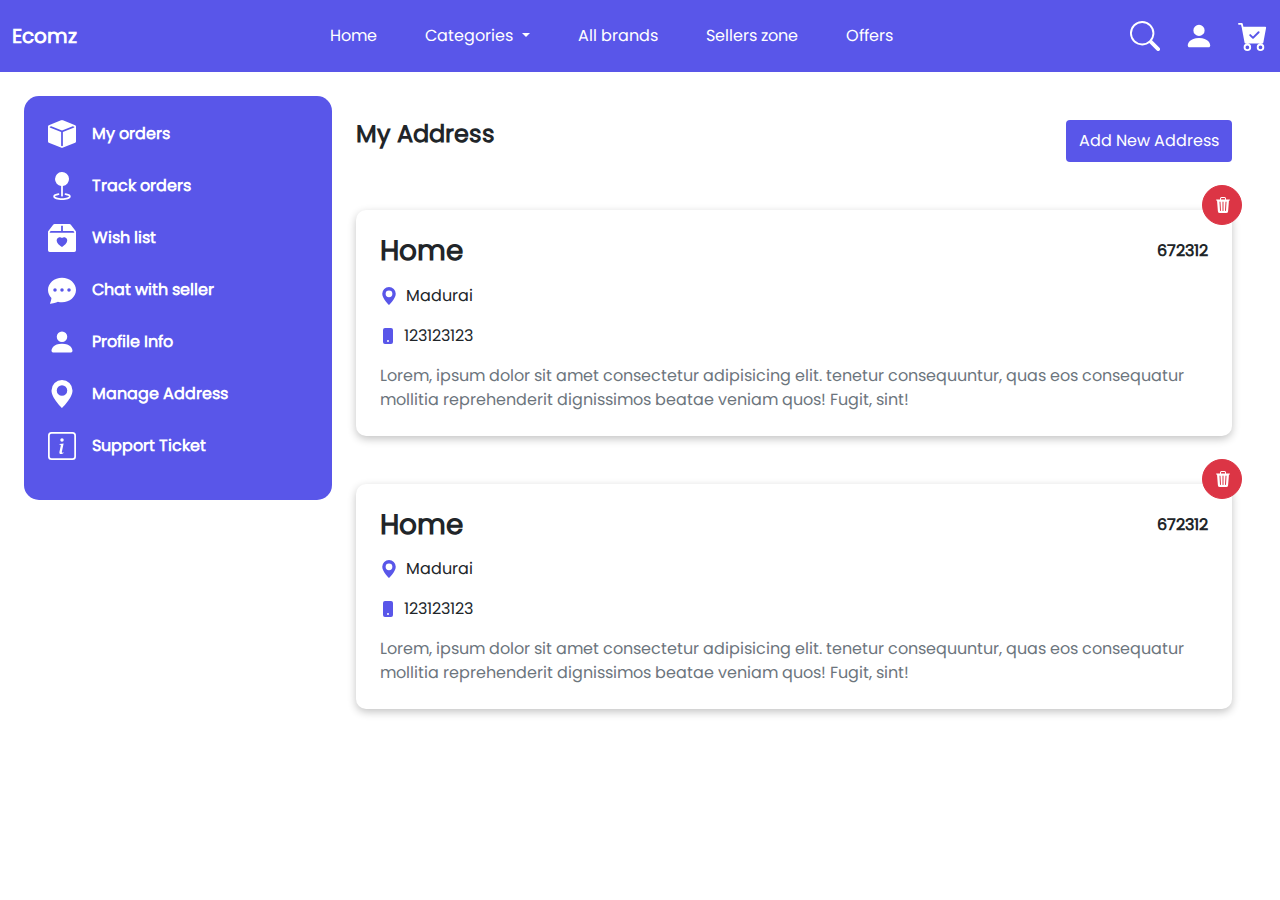
<file: Manageaddress.html>
<html>
    <head>
        <meta charset="UTF-8" />
        <meta name="viewport" content="width=device-width, initial-scale=1.0" />
        <!-- External links -->
        <link rel="stylesheet" href="Styles/main.css" />
        <link rel="stylesheet" href="Styles/Responsive.css" />
        <link
          rel="stylesheet"
          href="https://cdn.jsdelivr.net/npm/swiper@8/swiper-bundle.min.css"
        />
        <script src="https://cdn.jsdelivr.net/npm/swiper@8/swiper-bundle.min.js"></script>
      </head>
     
    <body>

        <button onclick="topFunction()" id="myBtn" title="Go to top">
            <svg xmlns="http://www.w3.org/2000/svg" width="30" height="30" fill="currentColor" class="bi bi-arrow-up-short" viewBox="0 0 16 16">
              <path fill-rule="evenodd" d="M8 12a.5.5 0 0 0 .5-.5V5.707l2.146 2.147a.5.5 0 0 0 .708-.708l-3-3a.5.5 0 0 0-.708 0l-3 3a.5.5 0 1 0 .708.708L7.5 5.707V11.5a.5.5 0 0 0 .5.5z"/>
            </svg>
          </button>
      
          <nav class="navbar navbar-expand-lg Navbar_container py-3">
            <div class="container-fluid">
              <div>
                <a class="navbar-brand text-white fw-bold" href="Index.html">Ecomz</a>
              </div>
      
              <button
                class="navbar-toggler"
                type="button"
                data-bs-toggle="collapse"
                data-bs-target="#navbarNavDropdown"
                aria-controls="navbarNavDropdown"
                aria-expanded="false"
                aria-label="Toggle navigation"
              >
                <svg
                  xmlns="http://www.w3.org/2000/svg"
                  width="30"
                  height="30"
                  fill="currentColor"
                  class="bi bi-text-right fs-4 text-white"
                  viewBox="0 0 16 16"
                >
                  <path
                    fill-rule="evenodd"
                    d="M6 12.5a.5.5 0 0 1 .5-.5h7a.5.5 0 0 1 0 1h-7a.5.5 0 0 1-.5-.5zm-4-3a.5.5 0 0 1 .5-.5h11a.5.5 0 0 1 0 1h-11a.5.5 0 0 1-.5-.5zm4-3a.5.5 0 0 1 .5-.5h7a.5.5 0 0 1 0 1h-7a.5.5 0 0 1-.5-.5zm-4-3a.5.5 0 0 1 .5-.5h11a.5.5 0 0 1 0 1h-11a.5.5 0 0 1-.5-.5z"
                  />
                </svg>
              </button>
              <div class="collapse navbar-collapse" id="navbarNavDropdown">
                <ul class="navbar-nav text-white">
                  <li class="nav-item">
                    <a class="nav-link active" aria-current="page" href="Index.html">Home</a>
                  </li>
                  <li class="nav-item dropdown">
                    <a
                      class="nav-link dropdown-toggle"
                      href="#"
                      id="navbarDropdownMenuLink"
                      role="button"
                      data-bs-toggle="dropdown"
                      aria-expanded="false"
                    >
                      Categories
                    </a>
                    <ul
                      class="dropdown-menu"
                      aria-labelledby="navbarDropdownMenuLink"
                    >
                      <li><a class="dropdown-item" href="#">Action</a></li>
                      <li><a class="dropdown-item" href="#">Another action</a></li>
                      <li>
                        <a class="dropdown-item" href="#">Something else here</a>
                      </li>
                    </ul>
                  </li>
                  <li class="nav-item">
                    <a class="nav-link" href="#">All brands</a>
                  </li>
      
                  <li class="nav-item">
                    <a class="nav-link" href="Sellerzone.html">Sellers zone</a>
                  </li>
                  <li class="nav-item">
                    <a class="nav-link" href="Offerspage.html">Offers</a>
                  </li>
                </ul>
              </div>
      
              <div
                class="collapse navbar-collapse"
                id="navbarNavDropdown"
                class="d-flex"
              >
                <a href="#">
                  <svg
                    xmlns="http://www.w3.org/2000/svg"
                    width="30"
                    height="30"
                    fill="currentColor"
                    class="bi bi-search text-white"
                    viewBox="0 0 16 16"
                  >
                    <path
                      d="M11.742 10.344a6.5 6.5 0 1 0-1.397 1.398h-.001c.03.04.062.078.098.115l3.85 3.85a1 1 0 0 0 1.415-1.414l-3.85-3.85a1.007 1.007 0 0 0-.115-.1zM12 6.5a5.5 5.5 0 1 1-11 0 5.5 5.5 0 0 1 11 0z"
                    />
                  </svg>
                </a>
                <a href="Login.html" class="mx-4">
                  <svg
                    xmlns="http://www.w3.org/2000/svg"
                    width="30"
                    height="30"
                    fill="currentColor"
                    class="bi bi-person-fill text-white"
                    viewBox="0 0 16 16"
                  >
                    <path
                      d="M3 14s-1 0-1-1 1-4 6-4 6 3 6 4-1 1-1 1H3Zm5-6a3 3 0 1 0 0-6 3 3 0 0 0 0 6Z"
                    />
                  </svg>
                </a>
                <a href="#">
                  <svg
                    xmlns="http://www.w3.org/2000/svg"
                    width="30"
                    height="30"
                    fill="currentColor"
                    class="bi bi-cart-check-fill text-white"
                    viewBox="0 0 16 16"
                  >
                    <path
                      d="M.5 1a.5.5 0 0 0 0 1h1.11l.401 1.607 1.498 7.985A.5.5 0 0 0 4 12h1a2 2 0 1 0 0 4 2 2 0 0 0 0-4h7a2 2 0 1 0 0 4 2 2 0 0 0 0-4h1a.5.5 0 0 0 .491-.408l1.5-8A.5.5 0 0 0 14.5 3H2.89l-.405-1.621A.5.5 0 0 0 2 1H.5zM6 14a1 1 0 1 1-2 0 1 1 0 0 1 2 0zm7 0a1 1 0 1 1-2 0 1 1 0 0 1 2 0zm-1.646-7.646-3 3a.5.5 0 0 1-.708 0l-1.5-1.5a.5.5 0 1 1 .708-.708L8 8.293l2.646-2.647a.5.5 0 0 1 .708.708z"
                    />
                  </svg>
                </a>
              </div>
            </div>
          </nav>
 
        
          <div class="Dashboard-container m-4 d-flex">
            <div class="col-3 ">
             <div class="Sidebar p-4">
                <ul class="list-unstyled ">
                    <a href="Dashboard.html" class="text-decoration-none ">
                       <div class="d-flex align-items-center mb-4">
                        <svg xmlns="http://www.w3.org/2000/svg" width="28" height="28" fill="currentColor" class="bi bi-box-fill text-white" viewBox="0 0 16 16">
                            <path fill-rule="evenodd" d="M15.528 2.973a.75.75 0 0 1 .472.696v8.662a.75.75 0 0 1-.472.696l-7.25 2.9a.75.75 0 0 1-.557 0l-7.25-2.9A.75.75 0 0 1 0 12.331V3.669a.75.75 0 0 1 .471-.696L7.443.184l.004-.001.274-.11a.75.75 0 0 1 .558 0l.274.11.004.001 6.971 2.789Zm-1.374.527L8 5.962 1.846 3.5 1 3.839v.4l6.5 2.6v7.922l.5.2.5-.2V6.84l6.5-2.6v-.4l-.846-.339Z"/>
                          </svg>
                        <li class="text-white ms-3 fw-bold fs-6">My orders</li>
                       </div>
                    </a>
                    <a href="Trackorders.html" class="text-decoration-none">
                        <div class="d-flex align-items-center mb-4">
                            <svg xmlns="http://www.w3.org/2000/svg" width="28" height="28" fill="currentColor" class="bi bi-geo-fill text-white" viewBox="0 0 16 16">
                                <path fill-rule="evenodd" d="M4 4a4 4 0 1 1 4.5 3.969V13.5a.5.5 0 0 1-1 0V7.97A4 4 0 0 1 4 3.999zm2.493 8.574a.5.5 0 0 1-.411.575c-.712.118-1.28.295-1.655.493a1.319 1.319 0 0 0-.37.265.301.301 0 0 0-.057.09V14l.002.008a.147.147 0 0 0 .016.033.617.617 0 0 0 .145.15c.165.13.435.27.813.395.751.25 1.82.414 3.024.414s2.273-.163 3.024-.414c.378-.126.648-.265.813-.395a.619.619 0 0 0 .146-.15.148.148 0 0 0 .015-.033L12 14v-.004a.301.301 0 0 0-.057-.09 1.318 1.318 0 0 0-.37-.264c-.376-.198-.943-.375-1.655-.493a.5.5 0 1 1 .164-.986c.77.127 1.452.328 1.957.594C12.5 13 13 13.4 13 14c0 .426-.26.752-.544.977-.29.228-.68.413-1.116.558-.878.293-2.059.465-3.34.465-1.281 0-2.462-.172-3.34-.465-.436-.145-.826-.33-1.116-.558C3.26 14.752 3 14.426 3 14c0-.599.5-1 .961-1.243.505-.266 1.187-.467 1.957-.594a.5.5 0 0 1 .575.411z"/>
                              </svg>
                         <li class="text-white ms-3 fw-bold fs-6">Track orders</li>
                        </div>
                     </a>
                     <a href="Wishlist.html" class="text-decoration-none">
                        <div class="d-flex align-items-center mb-4">
                            <svg xmlns="http://www.w3.org/2000/svg" width="28" height="28" fill="currentColor" class="bi bi-box2-heart-fill text-white" viewBox="0 0 16 16">
                                <path d="M3.75 0a1 1 0 0 0-.8.4L.1 4.2a.5.5 0 0 0-.1.3V15a1 1 0 0 0 1 1h14a1 1 0 0 0 1-1V4.5a.5.5 0 0 0-.1-.3L13.05.4a1 1 0 0 0-.8-.4h-8.5ZM8.5 4h6l.5.667V5H1v-.333L1.5 4h6V1h1v3ZM8 7.993c1.664-1.711 5.825 1.283 0 5.132-5.825-3.85-1.664-6.843 0-5.132Z"/>
                              </svg>
                         <li class="text-white ms-3 fw-bold fs-6">Wish list</li>
                        </div>
                     </a>
                     <a href="#" class="text-decoration-none">
                        <div class="d-flex align-items-center mb-4">
                            <svg xmlns="http://www.w3.org/2000/svg" width="28" height="28" fill="currentColor" class="bi bi-chat-dots-fill text-white" viewBox="0 0 16 16">
                                <path d="M16 8c0 3.866-3.582 7-8 7a9.06 9.06 0 0 1-2.347-.306c-.584.296-1.925.864-4.181 1.234-.2.032-.352-.176-.273-.362.354-.836.674-1.95.77-2.966C.744 11.37 0 9.76 0 8c0-3.866 3.582-7 8-7s8 3.134 8 7zM5 8a1 1 0 1 0-2 0 1 1 0 0 0 2 0zm4 0a1 1 0 1 0-2 0 1 1 0 0 0 2 0zm3 1a1 1 0 1 0 0-2 1 1 0 0 0 0 2z"/>
                              </svg>
                         <li class="text-white ms-3 fw-bold fs-6">Chat with seller</li>
                        </div>
                     </a>
                     <a href="Profile.html" class="text-decoration-none">
                        <div class="d-flex align-items-center mb-4">
                            <svg xmlns="http://www.w3.org/2000/svg" width="28" height="28" fill="currentColor" class="bi bi-person-fill text-white" viewBox="0 0 16 16">
                                <path d="M3 14s-1 0-1-1 1-4 6-4 6 3 6 4-1 1-1 1H3Zm5-6a3 3 0 1 0 0-6 3 3 0 0 0 0 6Z"/>
                              </svg>
                         <li class="text-white ms-3 fw-bold fs-6">Profile Info</li>
                        </div>
                     </a>
                     <a href="Manageaddress.html" class="text-decoration-none">
                        <div class="d-flex align-items-center mb-4">
                            <svg xmlns="http://www.w3.org/2000/svg" width="28" height="28" fill="currentColor" class="bi bi-geo-alt-fill text-white" viewBox="0 0 16 16">
                                <path d="M8 16s6-5.686 6-10A6 6 0 0 0 2 6c0 4.314 6 10 6 10zm0-7a3 3 0 1 1 0-6 3 3 0 0 1 0 6z"/>
                              </svg>
                         <li class="text-white ms-3 fw-bold fs-6"> Manage Address</li>
                        </div>
                     </a>
                     <a href="SupportTickets.html" class="text-decoration-none">
                        <div class="d-flex align-items-center ">
                            <svg xmlns="http://www.w3.org/2000/svg" width="28" height="28" fill="currentColor" class="bi bi-info-square text-white" viewBox="0 0 16 16">
                                <path d="M14 1a1 1 0 0 1 1 1v12a1 1 0 0 1-1 1H2a1 1 0 0 1-1-1V2a1 1 0 0 1 1-1h12zM2 0a2 2 0 0 0-2 2v12a2 2 0 0 0 2 2h12a2 2 0 0 0 2-2V2a2 2 0 0 0-2-2H2z"/>
                                <path d="m8.93 6.588-2.29.287-.082.38.45.083c.294.07.352.176.288.469l-.738 3.468c-.194.897.105 1.319.808 1.319.545 0 1.178-.252 1.465-.598l.088-.416c-.2.176-.492.246-.686.246-.275 0-.375-.193-.304-.533L8.93 6.588zM9 4.5a1 1 0 1 1-2 0 1 1 0 0 1 2 0z"/>
                              </svg>
                         <li class="text-white ms-3 fw-bold fs-6">Support Ticket</li>
                        </div>
                     </a>

                   </ul>
             </div>
            </div>
            
            <div class="col-9">
                <div class="d-flex justify-content-between px-4 my-4">
                    <div>
                        <h4 class="fw-bold">My Address</h4>
                    </div>
                    <div >
                      <button class="btn btns text-white py-2" data-bs-toggle="modal" data-bs-target="#exampleModal">Add New Address </button>
                    </div>
                </div>
                  <div class=" mx-4 mt-5">

                   <div class="Content-section col-12 position-relative mb-5">
                    <div class="Delete-btn">
                        <button class="btn btn-danger w-100 h-100">
                            <svg xmlns="http://www.w3.org/2000/svg" width="16" height="16" fill="currentColor" class="bi bi-trash3-fill" viewBox="0 0 16 16">
                                <path d="M11 1.5v1h3.5a.5.5 0 0 1 0 1h-.538l-.853 10.66A2 2 0 0 1 11.115 16h-6.23a2 2 0 0 1-1.994-1.84L2.038 3.5H1.5a.5.5 0 0 1 0-1H5v-1A1.5 1.5 0 0 1 6.5 0h3A1.5 1.5 0 0 1 11 1.5Zm-5 0v1h4v-1a.5.5 0 0 0-.5-.5h-3a.5.5 0 0 0-.5.5ZM4.5 5.029l.5 8.5a.5.5 0 1 0 .998-.06l-.5-8.5a.5.5 0 1 0-.998.06Zm6.53-.528a.5.5 0 0 0-.528.47l-.5 8.5a.5.5 0 0 0 .998.058l.5-8.5a.5.5 0 0 0-.47-.528ZM8 4.5a.5.5 0 0 0-.5.5v8.5a.5.5 0 0 0 1 0V5a.5.5 0 0 0-.5-.5Z"/>
                              </svg>
                        </button>
                    </div>
                      <div class="p-4 ">
                       <div class="d-flex align-items-center justify-content-between">
                        <h3 class="fw-bold">Home</h3>
                        <h6 class="fw-bold">672312</h6>
                       </div>
                        <div class="d-flex py-2 align-items-center">
                            <svg xmlns="http://www.w3.org/2000/svg" width="18" height="18" fill="currentColor" class="bi bi-geo-alt-fill colors" viewBox="0 0 16 16">
                                <path d="M8 16s6-5.686 6-10A6 6 0 0 0 2 6c0 4.314 6 10 6 10zm0-7a3 3 0 1 1 0-6 3 3 0 0 1 0 6z"/>
                              </svg>
                              <p class="m-0 ps-2 ">Madurai</p>
                        </div>
                        <div class="d-flex py-2 align-items-center">
                            <svg xmlns="http://www.w3.org/2000/svg" width="16" height="16" fill="currentColor" class="bi bi-phone-fill colors" viewBox="0 0 16 16">
                                <path d="M3 2a2 2 0 0 1 2-2h6a2 2 0 0 1 2 2v12a2 2 0 0 1-2 2H5a2 2 0 0 1-2-2V2zm6 11a1 1 0 1 0-2 0 1 1 0 0 0 2 0z"/>
                              </svg>
                              <p class="m-0 ps-2 ">123123123</p>
                        </div>
                        <p class=" m-0 pt-2 text-secondary">
                            Lorem, ipsum dolor sit amet consectetur adipisicing elit. tenetur consequuntur, quas eos consequatur mollitia reprehenderit dignissimos beatae veniam quos! Fugit, sint!
                        </p>
 </div> 
                    </div>
        <div class="Content-section col-12 position-relative ">
            <div class="Delete-btn">
                <button class="btn btn-danger w-100 h-100">
                    <svg xmlns="http://www.w3.org/2000/svg" width="16" height="16" fill="currentColor" class="bi bi-trash3-fill" viewBox="0 0 16 16">
                        <path d="M11 1.5v1h3.5a.5.5 0 0 1 0 1h-.538l-.853 10.66A2 2 0 0 1 11.115 16h-6.23a2 2 0 0 1-1.994-1.84L2.038 3.5H1.5a.5.5 0 0 1 0-1H5v-1A1.5 1.5 0 0 1 6.5 0h3A1.5 1.5 0 0 1 11 1.5Zm-5 0v1h4v-1a.5.5 0 0 0-.5-.5h-3a.5.5 0 0 0-.5.5ZM4.5 5.029l.5 8.5a.5.5 0 1 0 .998-.06l-.5-8.5a.5.5 0 1 0-.998.06Zm6.53-.528a.5.5 0 0 0-.528.47l-.5 8.5a.5.5 0 0 0 .998.058l.5-8.5a.5.5 0 0 0-.47-.528ZM8 4.5a.5.5 0 0 0-.5.5v8.5a.5.5 0 0 0 1 0V5a.5.5 0 0 0-.5-.5Z"/>
                      </svg>
                </button>
            </div>
              <div class="p-4">
               <div class="d-flex align-items-center justify-content-between">
                <h3 class="fw-bold">Home</h3>
                <h6 class="fw-bold">672312</h6>
               </div>
                <div class="d-flex py-2 align-items-center">
                    <svg xmlns="http://www.w3.org/2000/svg" width="18" height="18" fill="currentColor" class="bi bi-geo-alt-fill colors" viewBox="0 0 16 16">
                        <path d="M8 16s6-5.686 6-10A6 6 0 0 0 2 6c0 4.314 6 10 6 10zm0-7a3 3 0 1 1 0-6 3 3 0 0 1 0 6z"/>
                      </svg>
                      <p class="m-0 ps-2 ">Madurai</p>
                </div>
                <div class="d-flex py-2 align-items-center">
                    <svg xmlns="http://www.w3.org/2000/svg" width="16" height="16" fill="currentColor" class="bi bi-phone-fill colors" viewBox="0 0 16 16">
                        <path d="M3 2a2 2 0 0 1 2-2h6a2 2 0 0 1 2 2v12a2 2 0 0 1-2 2H5a2 2 0 0 1-2-2V2zm6 11a1 1 0 1 0-2 0 1 1 0 0 0 2 0z"/>
                      </svg>
                      <p class="m-0 ps-2 ">123123123</p>
                </div>
                <p class=" m-0 pt-2 text-secondary">
                    Lorem, ipsum dolor sit amet consectetur adipisicing elit. tenetur consequuntur, quas eos consequatur mollitia reprehenderit dignissimos beatae veniam quos! Fugit, sint!
                </p>

    </div> 
        </div>
          <div class="modal fade" id="exampleModal" tabindex="-1" aria-labelledby="exampleModalLabel" aria-hidden="true">
            <div class="modal-dialog modal-lg">
              <div class="modal-content">
                <div class="modal-header">
                  <h5 class="modal-title" id="exampleModalLabel">Add New Address</h5>
                  <button type="button" class="btn-close" data-bs-dismiss="modal" aria-label="Close"></button>
                </div>
                <div class="modal-body ">
                  <div class="m-4">
                    <form class="border-1  ">
                     
                        <div class="d-flex">
                          <div class="col-6">
                              <input type="text" class='form-control form-padding ' placeholder="Enter the Contact Name.."/>
                            </div>
                            <div class="col-6">
                              <input type="text" class='form-control form-padding ms-3' placeholder="Enter your Phone number.."/>
                            </div>
                        </div>
                        <div class="d-flex my-4">
                          <div class="col-6">
                              <input type="text" class='form-control form-padding ' placeholder="Enter the City.."/>
                            </div>
                            <div class="col-6">
                              <input type="text" class='form-control form-padding ms-3' placeholder="Enter your Zip Code.."/>
                            </div>
                        </div>
                        <div class="d-flex mb-3">
                            <div class="form-check me-3">
                                <input class="form-check-input" type="radio" name="flexRadioDefault" id="flexRadioDefault1">
                                <label class="form-check-label" for="flexRadioDefault1">
                                 Home
                                </label>
                              </div>
                              <div class="form-check">
                                <input class="form-check-input" type="radio" name="flexRadioDefault" id="flexRadioDefault1">
                                <label class="form-check-label" for="flexRadioDefault1">
                                Office
                                </label>
                              </div>
                        </div>
                        <div class="mb-3">
                            <textarea class="form-control" id="exampleFormControlTextarea1" rows="4" placeholder="Enter the Address..."></textarea>
                        </div>
                        <button class="btn form-padding btns text-white" >Add Address information</button>
                  </form>
                  </div>
                </div>
               
              </div>
            </div>


          <script
      src="https://cdn.jsdelivr.net/npm/@popperjs/core@2.9.2/dist/umd/popper.min.js"
      integrity="sha384-IQsoLXl5PILFhosVNubq5LC7Qb9DXgDA9i+tQ8Zj3iwWAwPtgFTxbJ8NT4GN1R8p"
      crossorigin="anonymous"
    ></script>
    <script
      src="https://cdn.jsdelivr.net/npm/bootstrap@5.0.2/dist/js/bootstrap.min.js"
      integrity="sha384-cVKIPhGWiC2Al4u+LWgxfKTRIcfu0JTxR+EQDz/bgldoEyl4H0zUF0QKbrJ0EcQF"
      crossorigin="anonymous"
    ></script>
    </body>
</html>
</file>
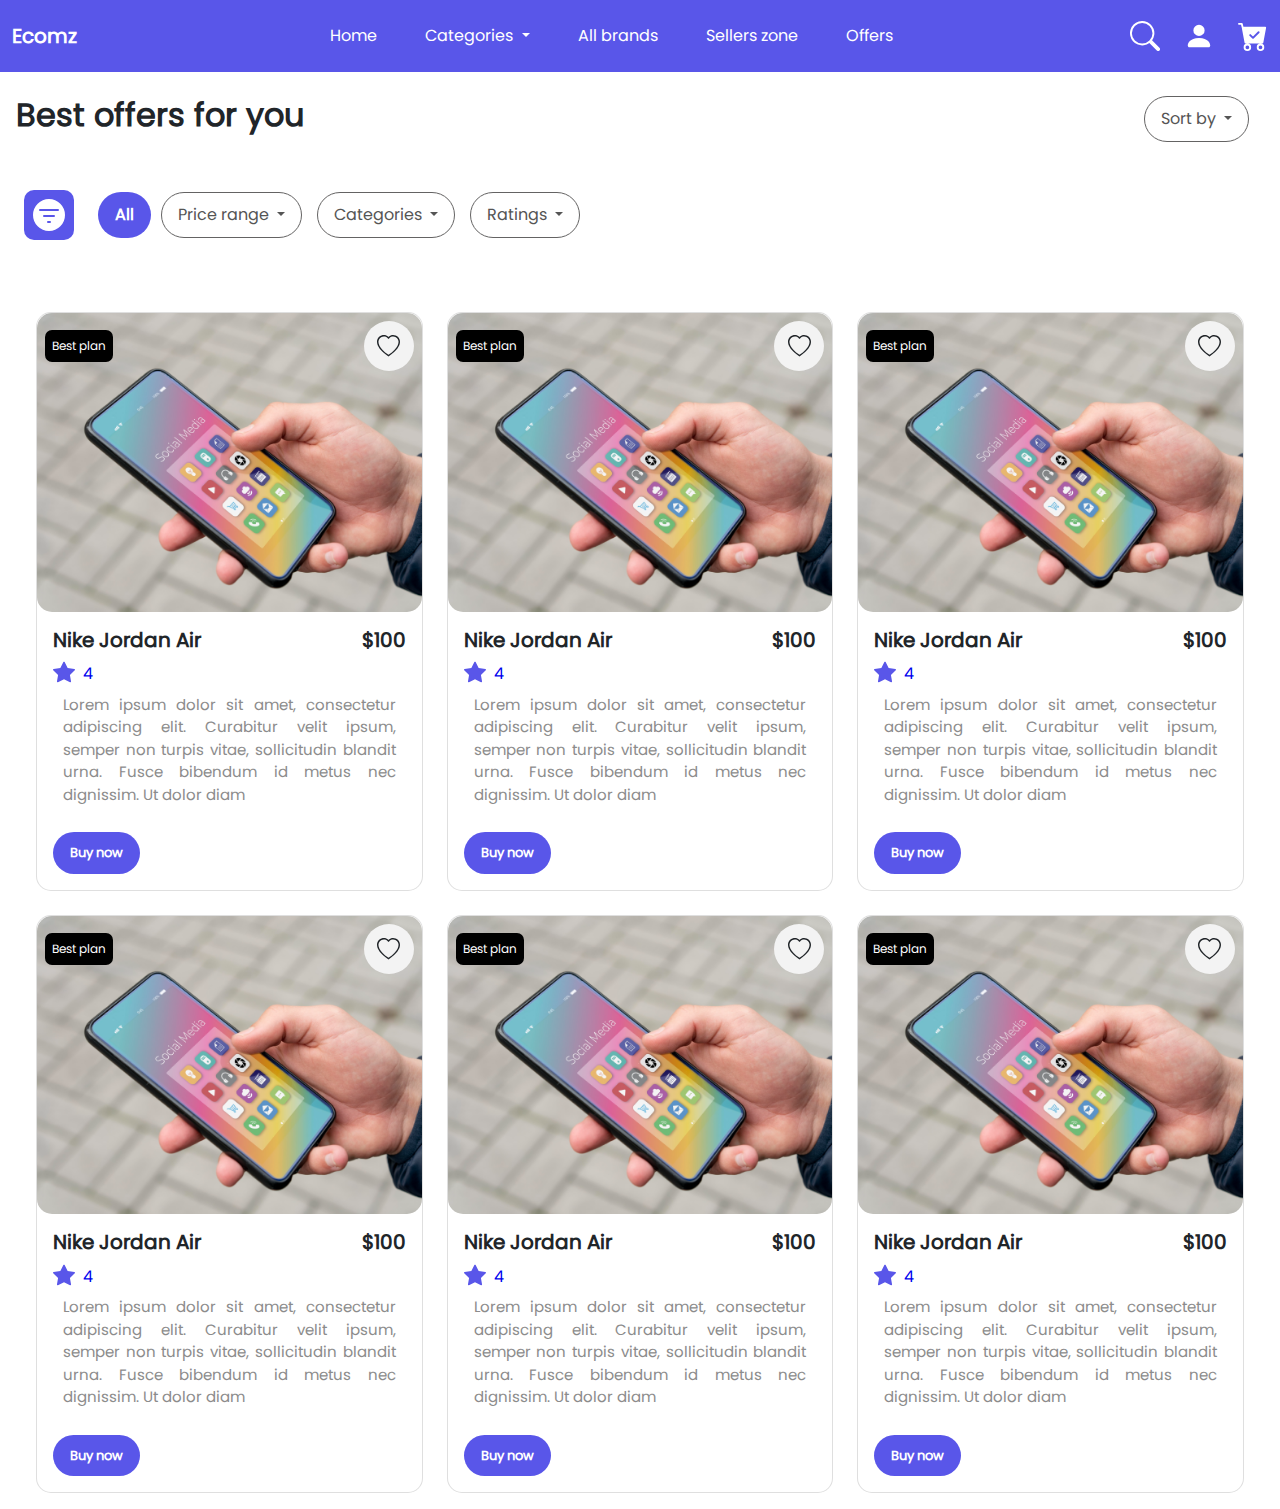
<file: Offerspage.html>
<!DOCTYPE html>
<html>
  <head>
    <meta charset="UTF-8" />
    <meta name="viewport" content="width=device-width, initial-scale=1.0" />
    <link rel="stylesheet" href="Styles/main.css" />
    <link rel="stylesheet" href="Styles/Responsive.css" />

    <link
      rel="stylesheet"
      href="https://cdn.jsdelivr.net/npm/swiper@8/swiper-bundle.min.css"
    />
    <script src="https://cdn.jsdelivr.net/npm/swiper@8/swiper-bundle.min.js"></script>
  </head>
  <body>
    <button onclick="topFunction()" id="myBtn" title="Go to top">
      <svg
        xmlns="http://www.w3.org/2000/svg"
        width="30"
        height="30"
        fill="currentColor"
        class="bi bi-arrow-up-short"
        viewBox="0 0 16 16"
      >
        <path
          fill-rule="evenodd"
          d="M8 12a.5.5 0 0 0 .5-.5V5.707l2.146 2.147a.5.5 0 0 0 .708-.708l-3-3a.5.5 0 0 0-.708 0l-3 3a.5.5 0 1 0 .708.708L7.5 5.707V11.5a.5.5 0 0 0 .5.5z"
        />
      </svg>
    </button>

        <!-- Navigation bar -->

        <nav class="navbar navbar-expand-lg Navbar_container py-3">
          <div class="container-fluid">
            <div>
              <a class="navbar-brand text-white fw-bold" href="Index.html">Ecomz</a>
            </div>
    
            <button
              class="navbar-toggler"
              type="button"
              data-bs-toggle="collapse"
              data-bs-target="#navbarNavDropdown"
              aria-controls="navbarNavDropdown"
              aria-expanded="false"
              aria-label="Toggle navigation"
            >
              <svg
                xmlns="http://www.w3.org/2000/svg"
                width="30"
                height="30"
                fill="currentColor"
                class="bi bi-text-right fs-4 text-white"
                viewBox="0 0 16 16"
              >
                <path
                  fill-rule="evenodd"
                  d="M6 12.5a.5.5 0 0 1 .5-.5h7a.5.5 0 0 1 0 1h-7a.5.5 0 0 1-.5-.5zm-4-3a.5.5 0 0 1 .5-.5h11a.5.5 0 0 1 0 1h-11a.5.5 0 0 1-.5-.5zm4-3a.5.5 0 0 1 .5-.5h7a.5.5 0 0 1 0 1h-7a.5.5 0 0 1-.5-.5zm-4-3a.5.5 0 0 1 .5-.5h11a.5.5 0 0 1 0 1h-11a.5.5 0 0 1-.5-.5z"
                />
              </svg>
            </button>
            <div class="collapse navbar-collapse" id="navbarNavDropdown">
              <ul class="navbar-nav text-white">
                <li class="nav-item">
                  <a class="nav-link active" aria-current="page" href="Index.html">Home</a>
                </li>
                <li class="nav-item dropdown">
                  <a
                    class="nav-link dropdown-toggle"
                    href="#"
                    id="navbarDropdownMenuLink"
                    role="button"
                    data-bs-toggle="dropdown"
                    aria-expanded="false"
                  >
                    Categories
                  </a>
                  <ul
                    class="dropdown-menu"
                    aria-labelledby="navbarDropdownMenuLink"
                  >
                    <li><a class="dropdown-item" href="#">Action</a></li>
                    <li><a class="dropdown-item" href="#">Another action</a></li>
                    <li>
                      <a class="dropdown-item" href="#">Something else here</a>
                    </li>
                  </ul>
                </li>
                <li class="nav-item">
                  <a class="nav-link" href="#">All brands</a>
                </li>
    
                <li class="nav-item">
                  <a class="nav-link" href="Sellerzone.html">Sellers zone</a>
                </li>
                <li class="nav-item">
                  <a class="nav-link" href="Offerspage.html">Offers</a>
                </li>
              </ul>
            </div>
    
            <div
              class="collapse navbar-collapse"
              id="navbarNavDropdown"
              class="d-flex"
            >
              <a href="#">
                <svg
                  xmlns="http://www.w3.org/2000/svg"
                  width="30"
                  height="30"
                  fill="currentColor"
                  class="bi bi-search text-white"
                  viewBox="0 0 16 16"
                >
                  <path
                    d="M11.742 10.344a6.5 6.5 0 1 0-1.397 1.398h-.001c.03.04.062.078.098.115l3.85 3.85a1 1 0 0 0 1.415-1.414l-3.85-3.85a1.007 1.007 0 0 0-.115-.1zM12 6.5a5.5 5.5 0 1 1-11 0 5.5 5.5 0 0 1 11 0z"
                  />
                </svg>
              </a>
              <a href="Login.html" class="mx-4">
                <svg
                  xmlns="http://www.w3.org/2000/svg"
                  width="30"
                  height="30"
                  fill="currentColor"
                  class="bi bi-person-fill text-white"
                  viewBox="0 0 16 16"
                >
                  <path
                    d="M3 14s-1 0-1-1 1-4 6-4 6 3 6 4-1 1-1 1H3Zm5-6a3 3 0 1 0 0-6 3 3 0 0 0 0 6Z"
                  />
                </svg>
              </a>
              <a href="#">
                <svg
                  xmlns="http://www.w3.org/2000/svg"
                  width="30"
                  height="30"
                  fill="currentColor"
                  class="bi bi-cart-check-fill text-white"
                  viewBox="0 0 16 16"
                >
                  <path
                    d="M.5 1a.5.5 0 0 0 0 1h1.11l.401 1.607 1.498 7.985A.5.5 0 0 0 4 12h1a2 2 0 1 0 0 4 2 2 0 0 0 0-4h7a2 2 0 1 0 0 4 2 2 0 0 0 0-4h1a.5.5 0 0 0 .491-.408l1.5-8A.5.5 0 0 0 14.5 3H2.89l-.405-1.621A.5.5 0 0 0 2 1H.5zM6 14a1 1 0 1 1-2 0 1 1 0 0 1 2 0zm7 0a1 1 0 1 1-2 0 1 1 0 0 1 2 0zm-1.646-7.646-3 3a.5.5 0 0 1-.708 0l-1.5-1.5a.5.5 0 1 1 .708-.708L8 8.293l2.646-2.647a.5.5 0 0 1 .708.708z"
                  />
                </svg>
              </a>
            </div>
          </div>
        </nav>

        <div class="d-flex justify-content-between mx-3 mt-4">
            <div><h2 class="fw-bold">Best offers for you</h2></div>
            <div>  <div class="dropdown ">
                <a class="btn dropdown-toggle Offers-sort" href="#" role="button" id="dropdownMenuLink" data-bs-toggle="dropdown" aria-expanded="false">
                 Sort by
                </a>
              
                <ul class="dropdown-menu" aria-labelledby="dropdownMenuLink">
                  <li><a class="dropdown-item" href="#">100-500</a></li>
                  <li><a class="dropdown-item" href="#">500-1000</a></li>
                  <li><a class="dropdown-item" href="#">100 above</a></li>
                </ul>
              </div></div>
        </div>

        <div class="Filters-section px-4 my-5 d-flex">
            <span >
                <svg xmlns="http://www.w3.org/2000/svg" width="32" height="32" fill="currentColor" class="text-white bi bi-filter-circle-fill" viewBox="0 0 16 16">
                    <path d="M8 16A8 8 0 1 0 8 0a8 8 0 0 0 0 16zM3.5 5h9a.5.5 0 0 1 0 1h-9a.5.5 0 0 1 0-1zM5 8.5a.5.5 0 0 1 .5-.5h5a.5.5 0 0 1 0 1h-5a.5.5 0 0 1-.5-.5zm2 3a.5.5 0 0 1 .5-.5h1a.5.5 0 0 1 0 1h-1a.5.5 0 0 1-.5-.5z"/>
                  </svg> 
            </span>
    
            <div class="Filter_btns d-flex align-items-center ms-4 ">
                 <button class="btn">All</button>
    
                 <div class="dropdown">
                    <a class="btn dropdown-toggle" href="#" role="button" id="dropdownMenuLink" data-bs-toggle="dropdown" aria-expanded="false">
                     Price range
                    </a>
                  
                    <ul class="dropdown-menu" aria-labelledby="dropdownMenuLink">
                      <li><a class="dropdown-item" href="#">100-500</a></li>
                      <li><a class="dropdown-item" href="#">500-1000</a></li>
                      <li><a class="dropdown-item" href="#">100 above</a></li>
                    </ul>
                  </div>
    
                  <div class="dropdown">
                    <a class="btn dropdown-toggle" href="#" role="button" id="dropdownMenuLink" data-bs-toggle="dropdown" aria-expanded="false">
                    Categories
                    </a>
                  
                    <ul class="dropdown-menu" aria-labelledby="dropdownMenuLink">
                      <li><a class="dropdown-item" href="#">Fashion</a></li>
                      <li><a class="dropdown-item" href="#">Groceries</a></li>
                      <li><a class="dropdown-item" href="#">Foods</a></li>
                    </ul>
                  </div>
    
                  <div class="dropdown">
                    <a class="btn dropdown-toggle" href="#" role="button" id="dropdownMenuLink" data-bs-toggle="dropdown" aria-expanded="false">
                    Ratings
                    </a>
                  
                    <ul class="dropdown-menu" aria-labelledby="dropdownMenuLink">
                      <li><a class="dropdown-item" href="#">Low</a></li>
                      <li><a class="dropdown-item" href="#">Medium</a></li>
                      <li><a class="dropdown-item" href="#">Highest</a></li>
                    </ul>
                  </div>
            </div>
          </div>

        <div class="row g-4 mx-4 my-3">
            <div class="col-4">
                <a href="Productspage.html" class="text-decoration-none">
                    <div class="card Products-card">
                      <img
                        src="/Images/cardmobile.png"
                        class="card-img-top"
                        alt="..."
                      />
                      <div class="Product-badge d-flex position-absolute mt-2">
                        <div class="ms-2">
                          <p class="m-0">Best plan</p>
                        </div>
                        <div class="me-2">
                          <button class="btn">
                            <svg
                              xmlns="http://www.w3.org/2000/svg"
                              width="23"
                              height="23"
                              fill="currentColor"
                              class="bi bi-heart"
                              viewBox="0 0 16 16"
                            >
                              <path
                                d="m8 2.748-.717-.737C5.6.281 2.514.878 1.4 3.053c-.523 1.023-.641 2.5.314 4.385.92 1.815 2.834 3.989 6.286 6.357 3.452-2.368 5.365-4.542 6.286-6.357.955-1.886.838-3.362.314-4.385C13.486.878 10.4.28 8.717 2.01L8 2.748zM8 15C-7.333 4.868 3.279-3.04 7.824 1.143c.06.055.119.112.176.171a3.12 3.12 0 0 1 .176-.17C12.72-3.042 23.333 4.867 8 15z"
                              />
                            </svg>
                          </button>
                        </div>
                      </div>
                      <div class="card-body">
                        <div class="d-flex justify-content-between text-dark">
                          <div>
                            <h5 class="fw-bold">Nike Jordan Air</h5>
                          </div>
                          <div>
                            <h5 class="fw-bold">$100</h5>
                          </div>
                        </div>
                        <div class="d-flex align-items-center align-content-center">
                          <div>
                            <svg
                              xmlns="http://www.w3.org/2000/svg"
                              width="22"
                              height="22"
                              fill="currentColor"
                              class="bi bi-star-fill Star-icon"
                              viewBox="0 0 16 16"
                            >
                              <path
                                d="M3.612 15.443c-.386.198-.824-.149-.746-.592l.83-4.73L.173 6.765c-.329-.314-.158-.888.283-.95l4.898-.696L7.538.792c.197-.39.73-.39.927 0l2.184 4.327 4.898.696c.441.062.612.636.282.95l-3.522 3.356.83 4.73c.078.443-.36.79-.746.592L8 13.187l-4.389 2.256z"
                              />
                            </svg>
                          </div>
                          <div class="ps-2">
                            <h6 class="m-0 pt-1">4</h6>
                          </div>
                        </div>
                        <p class="m-0">
                          Lorem ipsum dolor sit amet, consectetur adipiscing elit.
                          Curabitur velit ipsum, semper non turpis vitae, sollicitudin
                          blandit urna. Fusce bibendum id metus nec dignissim. Ut
                          dolor diam
                        </p>
                        <div class="d-flex justify-content-start">
                          <button class="btn mt-3 text-center">Buy now</button>
                        </div>
                      </div>
                    </div>
                  </a>
            </div>
            <div class="col-4">
                <a href="Productspage.html" class="text-decoration-none">
                    <div class="card Products-card">
                      <img
                        src="/Images/cardmobile.png"
                        class="card-img-top"
                        alt="..."
                      />
                      <div class="Product-badge d-flex position-absolute mt-2">
                        <div class="ms-2">
                          <p class="m-0">Best plan</p>
                        </div>
                        <div class="me-2">
                          <button class="btn">
                            <svg
                              xmlns="http://www.w3.org/2000/svg"
                              width="23"
                              height="23"
                              fill="currentColor"
                              class="bi bi-heart"
                              viewBox="0 0 16 16"
                            >
                              <path
                                d="m8 2.748-.717-.737C5.6.281 2.514.878 1.4 3.053c-.523 1.023-.641 2.5.314 4.385.92 1.815 2.834 3.989 6.286 6.357 3.452-2.368 5.365-4.542 6.286-6.357.955-1.886.838-3.362.314-4.385C13.486.878 10.4.28 8.717 2.01L8 2.748zM8 15C-7.333 4.868 3.279-3.04 7.824 1.143c.06.055.119.112.176.171a3.12 3.12 0 0 1 .176-.17C12.72-3.042 23.333 4.867 8 15z"
                              />
                            </svg>
                          </button>
                        </div>
                      </div>
                      <div class="card-body">
                        <div class="d-flex justify-content-between text-dark">
                          <div>
                            <h5 class="fw-bold">Nike Jordan Air</h5>
                          </div>
                          <div>
                            <h5 class="fw-bold">$100</h5>
                          </div>
                        </div>
                        <div class="d-flex align-items-center align-content-center">
                          <div>
                            <svg
                              xmlns="http://www.w3.org/2000/svg"
                              width="22"
                              height="22"
                              fill="currentColor"
                              class="bi bi-star-fill Star-icon"
                              viewBox="0 0 16 16"
                            >
                              <path
                                d="M3.612 15.443c-.386.198-.824-.149-.746-.592l.83-4.73L.173 6.765c-.329-.314-.158-.888.283-.95l4.898-.696L7.538.792c.197-.39.73-.39.927 0l2.184 4.327 4.898.696c.441.062.612.636.282.95l-3.522 3.356.83 4.73c.078.443-.36.79-.746.592L8 13.187l-4.389 2.256z"
                              />
                            </svg>
                          </div>
                          <div class="ps-2">
                            <h6 class="m-0 pt-1">4</h6>
                          </div>
                        </div>
                        <p class="m-0">
                          Lorem ipsum dolor sit amet, consectetur adipiscing elit.
                          Curabitur velit ipsum, semper non turpis vitae, sollicitudin
                          blandit urna. Fusce bibendum id metus nec dignissim. Ut
                          dolor diam
                        </p>
                        <div class="d-flex justify-content-start">
                          <button class="btn mt-3 text-center">Buy now</button>
                        </div>
                      </div>
                    </div>
                  </a>
            </div>
            <div class="col-4">
                <a href="Productspage.html" class="text-decoration-none">
                    <div class="card Products-card">
                      <img
                        src="/Images/cardmobile.png"
                        class="card-img-top"
                        alt="..."
                      />
                      <div class="Product-badge d-flex position-absolute mt-2">
                        <div class="ms-2">
                          <p class="m-0">Best plan</p>
                        </div>
                        <div class="me-2">
                          <button class="btn">
                            <svg
                              xmlns="http://www.w3.org/2000/svg"
                              width="23"
                              height="23"
                              fill="currentColor"
                              class="bi bi-heart"
                              viewBox="0 0 16 16"
                            >
                              <path
                                d="m8 2.748-.717-.737C5.6.281 2.514.878 1.4 3.053c-.523 1.023-.641 2.5.314 4.385.92 1.815 2.834 3.989 6.286 6.357 3.452-2.368 5.365-4.542 6.286-6.357.955-1.886.838-3.362.314-4.385C13.486.878 10.4.28 8.717 2.01L8 2.748zM8 15C-7.333 4.868 3.279-3.04 7.824 1.143c.06.055.119.112.176.171a3.12 3.12 0 0 1 .176-.17C12.72-3.042 23.333 4.867 8 15z"
                              />
                            </svg>
                          </button>
                        </div>
                      </div>
                      <div class="card-body">
                        <div class="d-flex justify-content-between text-dark">
                          <div>
                            <h5 class="fw-bold">Nike Jordan Air</h5>
                          </div>
                          <div>
                            <h5 class="fw-bold">$100</h5>
                          </div>
                        </div>
                        <div class="d-flex align-items-center align-content-center">
                          <div>
                            <svg
                              xmlns="http://www.w3.org/2000/svg"
                              width="22"
                              height="22"
                              fill="currentColor"
                              class="bi bi-star-fill Star-icon"
                              viewBox="0 0 16 16"
                            >
                              <path
                                d="M3.612 15.443c-.386.198-.824-.149-.746-.592l.83-4.73L.173 6.765c-.329-.314-.158-.888.283-.95l4.898-.696L7.538.792c.197-.39.73-.39.927 0l2.184 4.327 4.898.696c.441.062.612.636.282.95l-3.522 3.356.83 4.73c.078.443-.36.79-.746.592L8 13.187l-4.389 2.256z"
                              />
                            </svg>
                          </div>
                          <div class="ps-2">
                            <h6 class="m-0 pt-1">4</h6>
                          </div>
                        </div>
                        <p class="m-0">
                          Lorem ipsum dolor sit amet, consectetur adipiscing elit.
                          Curabitur velit ipsum, semper non turpis vitae, sollicitudin
                          blandit urna. Fusce bibendum id metus nec dignissim. Ut
                          dolor diam
                        </p>
                        <div class="d-flex justify-content-start">
                          <button class="btn mt-3 text-center">Buy now</button>
                        </div>
                      </div>
                    </div>
                  </a>
            </div>
            <div class="col-4">
                <a href="Productspage.html" class="text-decoration-none">
                    <div class="card Products-card">
                      <img
                        src="/Images/cardmobile.png"
                        class="card-img-top"
                        alt="..."
                      />
                      <div class="Product-badge d-flex position-absolute mt-2">
                        <div class="ms-2">
                          <p class="m-0">Best plan</p>
                        </div>
                        <div class="me-2">
                          <button class="btn">
                            <svg
                              xmlns="http://www.w3.org/2000/svg"
                              width="23"
                              height="23"
                              fill="currentColor"
                              class="bi bi-heart"
                              viewBox="0 0 16 16"
                            >
                              <path
                                d="m8 2.748-.717-.737C5.6.281 2.514.878 1.4 3.053c-.523 1.023-.641 2.5.314 4.385.92 1.815 2.834 3.989 6.286 6.357 3.452-2.368 5.365-4.542 6.286-6.357.955-1.886.838-3.362.314-4.385C13.486.878 10.4.28 8.717 2.01L8 2.748zM8 15C-7.333 4.868 3.279-3.04 7.824 1.143c.06.055.119.112.176.171a3.12 3.12 0 0 1 .176-.17C12.72-3.042 23.333 4.867 8 15z"
                              />
                            </svg>
                          </button>
                        </div>
                      </div>
                      <div class="card-body">
                        <div class="d-flex justify-content-between text-dark">
                          <div>
                            <h5 class="fw-bold">Nike Jordan Air</h5>
                          </div>
                          <div>
                            <h5 class="fw-bold">$100</h5>
                          </div>
                        </div>
                        <div class="d-flex align-items-center align-content-center">
                          <div>
                            <svg
                              xmlns="http://www.w3.org/2000/svg"
                              width="22"
                              height="22"
                              fill="currentColor"
                              class="bi bi-star-fill Star-icon"
                              viewBox="0 0 16 16"
                            >
                              <path
                                d="M3.612 15.443c-.386.198-.824-.149-.746-.592l.83-4.73L.173 6.765c-.329-.314-.158-.888.283-.95l4.898-.696L7.538.792c.197-.39.73-.39.927 0l2.184 4.327 4.898.696c.441.062.612.636.282.95l-3.522 3.356.83 4.73c.078.443-.36.79-.746.592L8 13.187l-4.389 2.256z"
                              />
                            </svg>
                          </div>
                          <div class="ps-2">
                            <h6 class="m-0 pt-1">4</h6>
                          </div>
                        </div>
                        <p class="m-0">
                          Lorem ipsum dolor sit amet, consectetur adipiscing elit.
                          Curabitur velit ipsum, semper non turpis vitae, sollicitudin
                          blandit urna. Fusce bibendum id metus nec dignissim. Ut
                          dolor diam
                        </p>
                        <div class="d-flex justify-content-start">
                          <button class="btn mt-3 text-center">Buy now</button>
                        </div>
                      </div>
                    </div>
                  </a>
            </div>
            <div class="col-4">
                <a href="Productspage.html" class="text-decoration-none">
                    <div class="card Products-card">
                      <img
                        src="/Images/cardmobile.png"
                        class="card-img-top"
                        alt="..."
                      />
                      <div class="Product-badge d-flex position-absolute mt-2">
                        <div class="ms-2">
                          <p class="m-0">Best plan</p>
                        </div>
                        <div class="me-2">
                          <button class="btn">
                            <svg
                              xmlns="http://www.w3.org/2000/svg"
                              width="23"
                              height="23"
                              fill="currentColor"
                              class="bi bi-heart"
                              viewBox="0 0 16 16"
                            >
                              <path
                                d="m8 2.748-.717-.737C5.6.281 2.514.878 1.4 3.053c-.523 1.023-.641 2.5.314 4.385.92 1.815 2.834 3.989 6.286 6.357 3.452-2.368 5.365-4.542 6.286-6.357.955-1.886.838-3.362.314-4.385C13.486.878 10.4.28 8.717 2.01L8 2.748zM8 15C-7.333 4.868 3.279-3.04 7.824 1.143c.06.055.119.112.176.171a3.12 3.12 0 0 1 .176-.17C12.72-3.042 23.333 4.867 8 15z"
                              />
                            </svg>
                          </button>
                        </div>
                      </div>
                      <div class="card-body">
                        <div class="d-flex justify-content-between text-dark">
                          <div>
                            <h5 class="fw-bold">Nike Jordan Air</h5>
                          </div>
                          <div>
                            <h5 class="fw-bold">$100</h5>
                          </div>
                        </div>
                        <div class="d-flex align-items-center align-content-center">
                          <div>
                            <svg
                              xmlns="http://www.w3.org/2000/svg"
                              width="22"
                              height="22"
                              fill="currentColor"
                              class="bi bi-star-fill Star-icon"
                              viewBox="0 0 16 16"
                            >
                              <path
                                d="M3.612 15.443c-.386.198-.824-.149-.746-.592l.83-4.73L.173 6.765c-.329-.314-.158-.888.283-.95l4.898-.696L7.538.792c.197-.39.73-.39.927 0l2.184 4.327 4.898.696c.441.062.612.636.282.95l-3.522 3.356.83 4.73c.078.443-.36.79-.746.592L8 13.187l-4.389 2.256z"
                              />
                            </svg>
                          </div>
                          <div class="ps-2">
                            <h6 class="m-0 pt-1">4</h6>
                          </div>
                        </div>
                        <p class="m-0">
                          Lorem ipsum dolor sit amet, consectetur adipiscing elit.
                          Curabitur velit ipsum, semper non turpis vitae, sollicitudin
                          blandit urna. Fusce bibendum id metus nec dignissim. Ut
                          dolor diam
                        </p>
                        <div class="d-flex justify-content-start">
                          <button class="btn mt-3 text-center">Buy now</button>
                        </div>
                      </div>
                    </div>
                  </a>
            </div>
            <div class="col-4">
                <a href="Productspage.html" class="text-decoration-none">
                    <div class="card Products-card">
                      <img
                        src="/Images/cardmobile.png"
                        class="card-img-top"
                        alt="..."
                      />
                      <div class="Product-badge d-flex position-absolute mt-2">
                        <div class="ms-2">
                          <p class="m-0">Best plan</p>
                        </div>
                        <div class="me-2">
                          <button class="btn">
                            <svg
                              xmlns="http://www.w3.org/2000/svg"
                              width="23"
                              height="23"
                              fill="currentColor"
                              class="bi bi-heart"
                              viewBox="0 0 16 16"
                            >
                              <path
                                d="m8 2.748-.717-.737C5.6.281 2.514.878 1.4 3.053c-.523 1.023-.641 2.5.314 4.385.92 1.815 2.834 3.989 6.286 6.357 3.452-2.368 5.365-4.542 6.286-6.357.955-1.886.838-3.362.314-4.385C13.486.878 10.4.28 8.717 2.01L8 2.748zM8 15C-7.333 4.868 3.279-3.04 7.824 1.143c.06.055.119.112.176.171a3.12 3.12 0 0 1 .176-.17C12.72-3.042 23.333 4.867 8 15z"
                              />
                            </svg>
                          </button>
                        </div>
                      </div>
                      <div class="card-body">
                        <div class="d-flex justify-content-between text-dark">
                          <div>
                            <h5 class="fw-bold">Nike Jordan Air</h5>
                          </div>
                          <div>
                            <h5 class="fw-bold">$100</h5>
                          </div>
                        </div>
                        <div class="d-flex align-items-center align-content-center">
                          <div>
                            <svg
                              xmlns="http://www.w3.org/2000/svg"
                              width="22"
                              height="22"
                              fill="currentColor"
                              class="bi bi-star-fill Star-icon"
                              viewBox="0 0 16 16"
                            >
                              <path
                                d="M3.612 15.443c-.386.198-.824-.149-.746-.592l.83-4.73L.173 6.765c-.329-.314-.158-.888.283-.95l4.898-.696L7.538.792c.197-.39.73-.39.927 0l2.184 4.327 4.898.696c.441.062.612.636.282.95l-3.522 3.356.83 4.73c.078.443-.36.79-.746.592L8 13.187l-4.389 2.256z"
                              />
                            </svg>
                          </div>
                          <div class="ps-2">
                            <h6 class="m-0 pt-1">4</h6>
                          </div>
                        </div>
                        <p class="m-0">
                          Lorem ipsum dolor sit amet, consectetur adipiscing elit.
                          Curabitur velit ipsum, semper non turpis vitae, sollicitudin
                          blandit urna. Fusce bibendum id metus nec dignissim. Ut
                          dolor diam
                        </p>
                        <div class="d-flex justify-content-start">
                          <button class="btn mt-3 text-center">Buy now</button>
                        </div>
                      </div>
                    </div>
                  </a>
            </div>
        </div>


      
        <script src="https://cdn.jsdelivr.net/npm/swiper@8/swiper-bundle.min.js"></script>
        <script
          src="https://cdn.jsdelivr.net/npm/@popperjs/core@2.9.2/dist/umd/popper.min.js"
          integrity="sha384-IQsoLXl5PILFhosVNubq5LC7Qb9DXgDA9i+tQ8Zj3iwWAwPtgFTxbJ8NT4GN1R8p"
          crossorigin="anonymous"
        ></script>
        <script
          src="https://cdn.jsdelivr.net/npm/bootstrap@5.0.2/dist/js/bootstrap.min.js"
          integrity="sha384-cVKIPhGWiC2Al4u+LWgxfKTRIcfu0JTxR+EQDz/bgldoEyl4H0zUF0QKbrJ0EcQF"
          crossorigin="anonymous"
        ></script>
    </body>
</html>
</file>
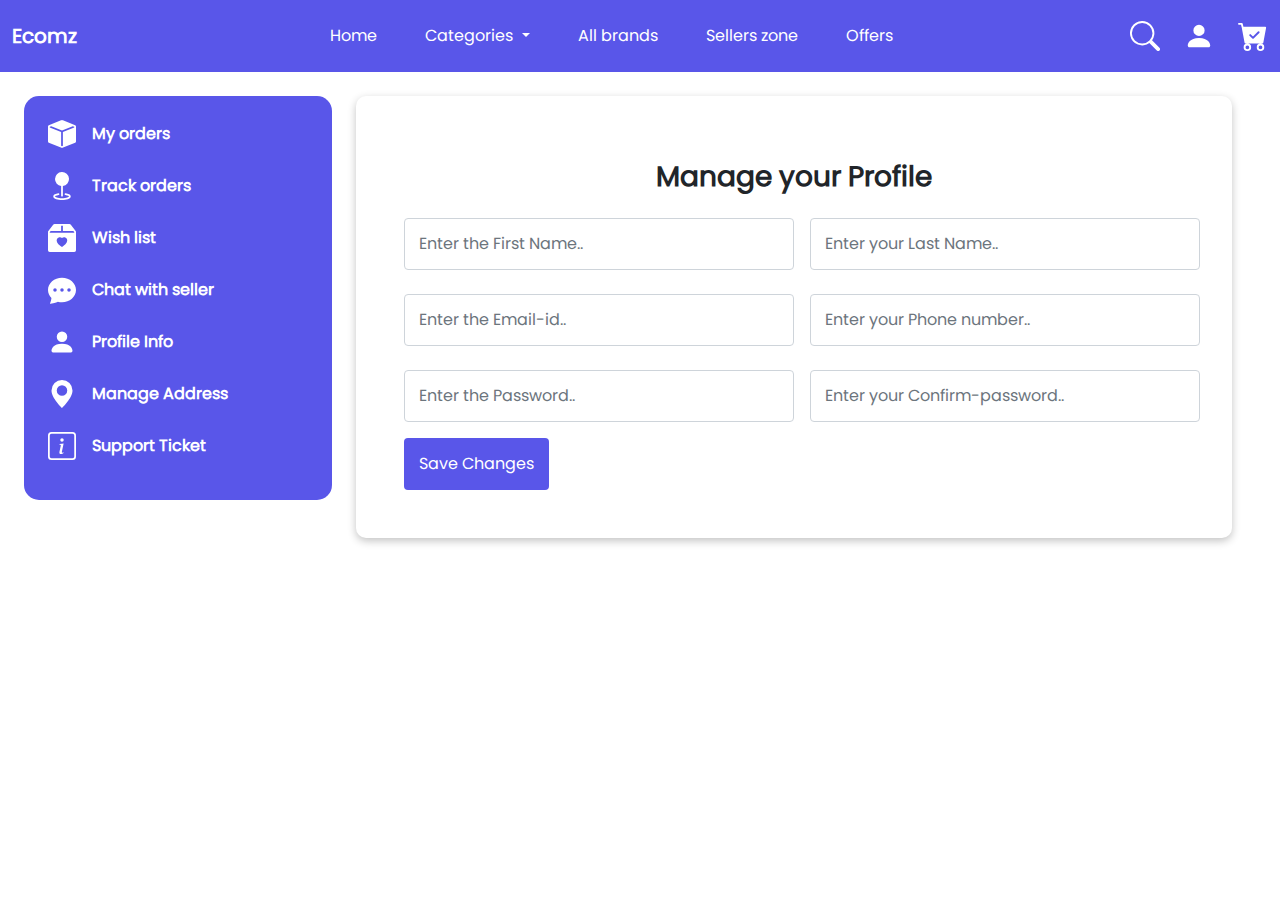
<file: Profile.html>
<html>
    <head>
        <meta charset="UTF-8" />
        <meta name="viewport" content="width=device-width, initial-scale=1.0" />
        <!-- External links -->
        <link rel="stylesheet" href="Styles/main.css" />
        <link rel="stylesheet" href="Styles/Responsive.css" />
        <link
          rel="stylesheet"
          href="https://cdn.jsdelivr.net/npm/swiper@8/swiper-bundle.min.css"
        />
        <script src="https://cdn.jsdelivr.net/npm/swiper@8/swiper-bundle.min.js"></script>
      </head>
     
    <body>

        <button onclick="topFunction()" id="myBtn" title="Go to top">
            <svg xmlns="http://www.w3.org/2000/svg" width="30" height="30" fill="currentColor" class="bi bi-arrow-up-short" viewBox="0 0 16 16">
              <path fill-rule="evenodd" d="M8 12a.5.5 0 0 0 .5-.5V5.707l2.146 2.147a.5.5 0 0 0 .708-.708l-3-3a.5.5 0 0 0-.708 0l-3 3a.5.5 0 1 0 .708.708L7.5 5.707V11.5a.5.5 0 0 0 .5.5z"/>
            </svg>
          </button>
      
          <nav class="navbar navbar-expand-lg Navbar_container py-3">
            <div class="container-fluid">
              <div>
                <a class="navbar-brand text-white fw-bold" href="Index.html">Ecomz</a>
              </div>
      
              <button
                class="navbar-toggler"
                type="button"
                data-bs-toggle="collapse"
                data-bs-target="#navbarNavDropdown"
                aria-controls="navbarNavDropdown"
                aria-expanded="false"
                aria-label="Toggle navigation"
              >
                <svg
                  xmlns="http://www.w3.org/2000/svg"
                  width="30"
                  height="30"
                  fill="currentColor"
                  class="bi bi-text-right fs-4 text-white"
                  viewBox="0 0 16 16"
                >
                  <path
                    fill-rule="evenodd"
                    d="M6 12.5a.5.5 0 0 1 .5-.5h7a.5.5 0 0 1 0 1h-7a.5.5 0 0 1-.5-.5zm-4-3a.5.5 0 0 1 .5-.5h11a.5.5 0 0 1 0 1h-11a.5.5 0 0 1-.5-.5zm4-3a.5.5 0 0 1 .5-.5h7a.5.5 0 0 1 0 1h-7a.5.5 0 0 1-.5-.5zm-4-3a.5.5 0 0 1 .5-.5h11a.5.5 0 0 1 0 1h-11a.5.5 0 0 1-.5-.5z"
                  />
                </svg>
              </button>
              <div class="collapse navbar-collapse" id="navbarNavDropdown">
                <ul class="navbar-nav text-white">
                  <li class="nav-item">
                    <a class="nav-link active" aria-current="page" href="Index.html">Home</a>
                  </li>
                  <li class="nav-item dropdown">
                    <a
                      class="nav-link dropdown-toggle"
                      href="#"
                      id="navbarDropdownMenuLink"
                      role="button"
                      data-bs-toggle="dropdown"
                      aria-expanded="false"
                    >
                      Categories
                    </a>
                    <ul
                      class="dropdown-menu"
                      aria-labelledby="navbarDropdownMenuLink"
                    >
                      <li><a class="dropdown-item" href="#">Action</a></li>
                      <li><a class="dropdown-item" href="#">Another action</a></li>
                      <li>
                        <a class="dropdown-item" href="#">Something else here</a>
                      </li>
                    </ul>
                  </li>
                  <li class="nav-item">
                    <a class="nav-link" href="#">All brands</a>
                  </li>
      
                  <li class="nav-item">
                    <a class="nav-link" href="Sellerzone.html">Sellers zone</a>
                  </li>
                  <li class="nav-item">
                    <a class="nav-link" href="Offerspage.html">Offers</a>
                  </li>
                </ul>
              </div>
      
              <div
                class="collapse navbar-collapse"
                id="navbarNavDropdown"
                class="d-flex"
              >
                <a href="#">
                  <svg
                    xmlns="http://www.w3.org/2000/svg"
                    width="30"
                    height="30"
                    fill="currentColor"
                    class="bi bi-search text-white"
                    viewBox="0 0 16 16"
                  >
                    <path
                      d="M11.742 10.344a6.5 6.5 0 1 0-1.397 1.398h-.001c.03.04.062.078.098.115l3.85 3.85a1 1 0 0 0 1.415-1.414l-3.85-3.85a1.007 1.007 0 0 0-.115-.1zM12 6.5a5.5 5.5 0 1 1-11 0 5.5 5.5 0 0 1 11 0z"
                    />
                  </svg>
                </a>
                <a href="Login.html" class="mx-4">
                  <svg
                    xmlns="http://www.w3.org/2000/svg"
                    width="30"
                    height="30"
                    fill="currentColor"
                    class="bi bi-person-fill text-white"
                    viewBox="0 0 16 16"
                  >
                    <path
                      d="M3 14s-1 0-1-1 1-4 6-4 6 3 6 4-1 1-1 1H3Zm5-6a3 3 0 1 0 0-6 3 3 0 0 0 0 6Z"
                    />
                  </svg>
                </a>
                <a href="#">
                  <svg
                    xmlns="http://www.w3.org/2000/svg"
                    width="30"
                    height="30"
                    fill="currentColor"
                    class="bi bi-cart-check-fill text-white"
                    viewBox="0 0 16 16"
                  >
                    <path
                      d="M.5 1a.5.5 0 0 0 0 1h1.11l.401 1.607 1.498 7.985A.5.5 0 0 0 4 12h1a2 2 0 1 0 0 4 2 2 0 0 0 0-4h7a2 2 0 1 0 0 4 2 2 0 0 0 0-4h1a.5.5 0 0 0 .491-.408l1.5-8A.5.5 0 0 0 14.5 3H2.89l-.405-1.621A.5.5 0 0 0 2 1H.5zM6 14a1 1 0 1 1-2 0 1 1 0 0 1 2 0zm7 0a1 1 0 1 1-2 0 1 1 0 0 1 2 0zm-1.646-7.646-3 3a.5.5 0 0 1-.708 0l-1.5-1.5a.5.5 0 1 1 .708-.708L8 8.293l2.646-2.647a.5.5 0 0 1 .708.708z"
                    />
                  </svg>
                </a>
              </div>
            </div>
          </nav>
        
          <div class="Dashboard-container m-4 d-flex">
            <div class="col-3 ">
             <div class="Sidebar p-4">
                <ul class="list-unstyled ">
                    <a href="Dashboard.html" class="text-decoration-none ">
                       <div class="d-flex align-items-center mb-4">
                        <svg xmlns="http://www.w3.org/2000/svg" width="28" height="28" fill="currentColor" class="bi bi-box-fill text-white" viewBox="0 0 16 16">
                            <path fill-rule="evenodd" d="M15.528 2.973a.75.75 0 0 1 .472.696v8.662a.75.75 0 0 1-.472.696l-7.25 2.9a.75.75 0 0 1-.557 0l-7.25-2.9A.75.75 0 0 1 0 12.331V3.669a.75.75 0 0 1 .471-.696L7.443.184l.004-.001.274-.11a.75.75 0 0 1 .558 0l.274.11.004.001 6.971 2.789Zm-1.374.527L8 5.962 1.846 3.5 1 3.839v.4l6.5 2.6v7.922l.5.2.5-.2V6.84l6.5-2.6v-.4l-.846-.339Z"/>
                          </svg>
                        <li class="text-white ms-3 fw-bold fs-6">My orders</li>
                       </div>
                    </a>
                    <a href="Trackorders.html" class="text-decoration-none">
                        <div class="d-flex align-items-center mb-4">
                            <svg xmlns="http://www.w3.org/2000/svg" width="28" height="28" fill="currentColor" class="bi bi-geo-fill text-white" viewBox="0 0 16 16">
                                <path fill-rule="evenodd" d="M4 4a4 4 0 1 1 4.5 3.969V13.5a.5.5 0 0 1-1 0V7.97A4 4 0 0 1 4 3.999zm2.493 8.574a.5.5 0 0 1-.411.575c-.712.118-1.28.295-1.655.493a1.319 1.319 0 0 0-.37.265.301.301 0 0 0-.057.09V14l.002.008a.147.147 0 0 0 .016.033.617.617 0 0 0 .145.15c.165.13.435.27.813.395.751.25 1.82.414 3.024.414s2.273-.163 3.024-.414c.378-.126.648-.265.813-.395a.619.619 0 0 0 .146-.15.148.148 0 0 0 .015-.033L12 14v-.004a.301.301 0 0 0-.057-.09 1.318 1.318 0 0 0-.37-.264c-.376-.198-.943-.375-1.655-.493a.5.5 0 1 1 .164-.986c.77.127 1.452.328 1.957.594C12.5 13 13 13.4 13 14c0 .426-.26.752-.544.977-.29.228-.68.413-1.116.558-.878.293-2.059.465-3.34.465-1.281 0-2.462-.172-3.34-.465-.436-.145-.826-.33-1.116-.558C3.26 14.752 3 14.426 3 14c0-.599.5-1 .961-1.243.505-.266 1.187-.467 1.957-.594a.5.5 0 0 1 .575.411z"/>
                              </svg>
                         <li class="text-white ms-3 fw-bold fs-6">Track orders</li>
                        </div>
                     </a>
                     <a href="Wishlist.html" class="text-decoration-none">
                        <div class="d-flex align-items-center mb-4">
                            <svg xmlns="http://www.w3.org/2000/svg" width="28" height="28" fill="currentColor" class="bi bi-box2-heart-fill text-white" viewBox="0 0 16 16">
                                <path d="M3.75 0a1 1 0 0 0-.8.4L.1 4.2a.5.5 0 0 0-.1.3V15a1 1 0 0 0 1 1h14a1 1 0 0 0 1-1V4.5a.5.5 0 0 0-.1-.3L13.05.4a1 1 0 0 0-.8-.4h-8.5ZM8.5 4h6l.5.667V5H1v-.333L1.5 4h6V1h1v3ZM8 7.993c1.664-1.711 5.825 1.283 0 5.132-5.825-3.85-1.664-6.843 0-5.132Z"/>
                              </svg>
                         <li class="text-white ms-3 fw-bold fs-6">Wish list</li>
                        </div>
                     </a>
                     <a href="#" class="text-decoration-none">
                        <div class="d-flex align-items-center mb-4">
                            <svg xmlns="http://www.w3.org/2000/svg" width="28" height="28" fill="currentColor" class="bi bi-chat-dots-fill text-white" viewBox="0 0 16 16">
                                <path d="M16 8c0 3.866-3.582 7-8 7a9.06 9.06 0 0 1-2.347-.306c-.584.296-1.925.864-4.181 1.234-.2.032-.352-.176-.273-.362.354-.836.674-1.95.77-2.966C.744 11.37 0 9.76 0 8c0-3.866 3.582-7 8-7s8 3.134 8 7zM5 8a1 1 0 1 0-2 0 1 1 0 0 0 2 0zm4 0a1 1 0 1 0-2 0 1 1 0 0 0 2 0zm3 1a1 1 0 1 0 0-2 1 1 0 0 0 0 2z"/>
                              </svg>
                         <li class="text-white ms-3 fw-bold fs-6">Chat with seller</li>
                        </div>
                     </a>
                     <a href="Profile.html" class="text-decoration-none">
                        <div class="d-flex align-items-center mb-4">
                            <svg xmlns="http://www.w3.org/2000/svg" width="28" height="28" fill="currentColor" class="bi bi-person-fill text-white" viewBox="0 0 16 16">
                                <path d="M3 14s-1 0-1-1 1-4 6-4 6 3 6 4-1 1-1 1H3Zm5-6a3 3 0 1 0 0-6 3 3 0 0 0 0 6Z"/>
                              </svg>
                         <li class="text-white ms-3 fw-bold fs-6">Profile Info</li>
                        </div>
                     </a>
                     <a href="Manageaddress.html" class="text-decoration-none">
                        <div class="d-flex align-items-center mb-4">
                            <svg xmlns="http://www.w3.org/2000/svg" width="28" height="28" fill="currentColor" class="bi bi-geo-alt-fill text-white" viewBox="0 0 16 16">
                                <path d="M8 16s6-5.686 6-10A6 6 0 0 0 2 6c0 4.314 6 10 6 10zm0-7a3 3 0 1 1 0-6 3 3 0 0 1 0 6z"/>
                              </svg>
                         <li class="text-white ms-3 fw-bold fs-6"> Manage Address</li>
                        </div>
                     </a>
                     <a href="SupportTickets.html" class="text-decoration-none">
                        <div class="d-flex align-items-center ">
                            <svg xmlns="http://www.w3.org/2000/svg" width="28" height="28" fill="currentColor" class="bi bi-info-square text-white" viewBox="0 0 16 16">
                                <path d="M14 1a1 1 0 0 1 1 1v12a1 1 0 0 1-1 1H2a1 1 0 0 1-1-1V2a1 1 0 0 1 1-1h12zM2 0a2 2 0 0 0-2 2v12a2 2 0 0 0 2 2h12a2 2 0 0 0 2-2V2a2 2 0 0 0-2-2H2z"/>
                                <path d="m8.93 6.588-2.29.287-.082.38.45.083c.294.07.352.176.288.469l-.738 3.468c-.194.897.105 1.319.808 1.319.545 0 1.178-.252 1.465-.598l.088-.416c-.2.176-.492.246-.686.246-.275 0-.375-.193-.304-.533L8.93 6.588zM9 4.5a1 1 0 1 1-2 0 1 1 0 0 1 2 0z"/>
                              </svg>
                         <li class="text-white ms-3 fw-bold fs-6">Support Ticket</li>
                        </div>
                     </a>

                   </ul>
             </div>
            </div>

            <div class="col-9">
              
                  <div class="Content-section mx-4">

                  <div class="Trackorders-form p-5">
                    <form class="border-1  ">
                        <h3 class="py-3 text-center fw-bold">Manage your Profile</h3>
                          <div class="d-flex">
                            <div class="col-6">
                                <input type="text" class='form-control form-padding ' placeholder="Enter the First Name.."/>
                              </div>
                              <div class="col-6">
                                <input type="text" class='form-control form-padding ms-3' placeholder="Enter your Last Name.."/>
                              </div>
                          </div>
                          <div class="d-flex my-4">
                            <div class="col-6">
                                <input type="text" class='form-control form-padding ' placeholder="Enter the Email-id.."/>
                              </div>
                              <div class="col-6">
                                <input type="text" class='form-control form-padding ms-3' placeholder="Enter your Phone number.."/>
                              </div>
                          </div>
                          <div class="d-flex mb-3">
                            <div class="col-6">
                                <input type="password" class='form-control form-padding ' placeholder="Enter the Password.."/>
                              </div>
                              <div class="col-6">
                                <input type="password" class='form-control form-padding ms-3' placeholder="Enter your Confirm-password.."/>
                              </div>
                          </div>
                          <button class="btn form-padding btns text-white" >Save Changes</button>
                    </form>
                  </div>
                  </div>
            </div>
          </div>

    </body>
</html>
</file>
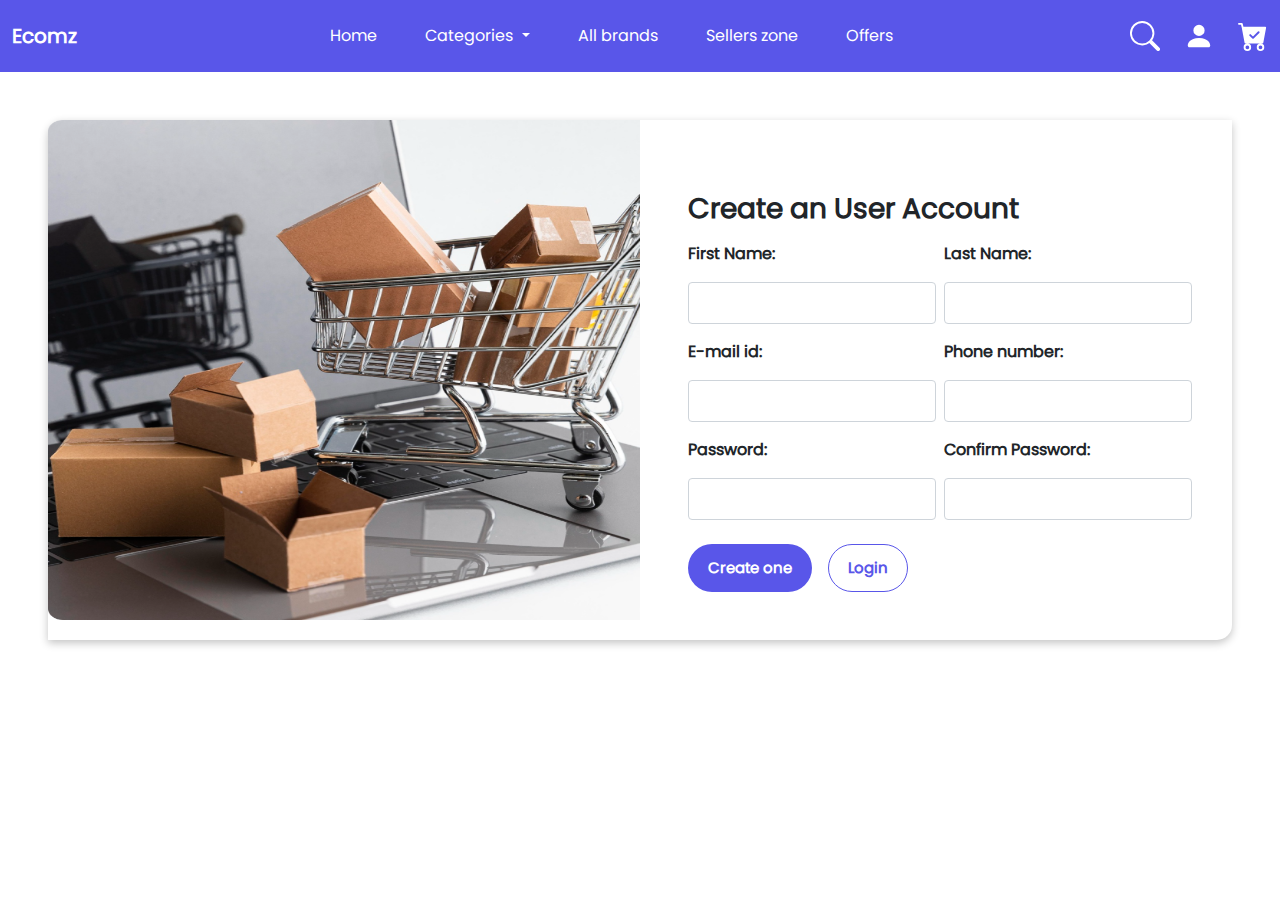
<file: Register.html>
<!DOCTYPE html>

<html>
  <head>
    <meta charset="UTF-8" />
    <meta name="viewport" content="width=device-width, initial-scale=1.0" />
    <link rel="stylesheet" href="Styles/main.css" />
    <link rel="stylesheet" href="Styles/Responsive.css" />
    <link
      rel="stylesheet"
      href="https://cdn.jsdelivr.net/npm/swiper@8/swiper-bundle.min.css"
    />
    <script src="https://cdn.jsdelivr.net/npm/swiper@8/swiper-bundle.min.js"></script>
  </head>
  <body>

    <nav class="navbar navbar-expand-lg Navbar_container py-3">
        <div class="container-fluid">
          <div>
            <a class="navbar-brand text-white fw-bold" href="Index.html">Ecomz</a>
          </div>
  
          <button
            class="navbar-toggler"
            type="button"
            data-bs-toggle="collapse"
            data-bs-target="#navbarNavDropdown"
            aria-controls="navbarNavDropdown"
            aria-expanded="false"
            aria-label="Toggle navigation"
          >
            <svg
              xmlns="http://www.w3.org/2000/svg"
              width="30"
              height="30"
              fill="currentColor"
              class="bi bi-text-right fs-4 text-white"
              viewBox="0 0 16 16"
            >
              <path
                fill-rule="evenodd"
                d="M6 12.5a.5.5 0 0 1 .5-.5h7a.5.5 0 0 1 0 1h-7a.5.5 0 0 1-.5-.5zm-4-3a.5.5 0 0 1 .5-.5h11a.5.5 0 0 1 0 1h-11a.5.5 0 0 1-.5-.5zm4-3a.5.5 0 0 1 .5-.5h7a.5.5 0 0 1 0 1h-7a.5.5 0 0 1-.5-.5zm-4-3a.5.5 0 0 1 .5-.5h11a.5.5 0 0 1 0 1h-11a.5.5 0 0 1-.5-.5z"
              />
            </svg>
          </button>
          <div class="collapse navbar-collapse" id="navbarNavDropdown">
            <ul class="navbar-nav text-white">
              <li class="nav-item">
                <a class="nav-link active" aria-current="page" href="Index.html">Home</a>
              </li>
              <li class="nav-item dropdown">
                <a
                  class="nav-link dropdown-toggle"
                  href="#"
                  id="navbarDropdownMenuLink"
                  role="button"
                  data-bs-toggle="dropdown"
                  aria-expanded="false"
                >
                  Categories
                </a>
                <ul
                  class="dropdown-menu"
                  aria-labelledby="navbarDropdownMenuLink"
                >
                  <li><a class="dropdown-item" href="#">Action</a></li>
                  <li><a class="dropdown-item" href="#">Another action</a></li>
                  <li>
                    <a class="dropdown-item" href="#">Something else here</a>
                  </li>
                </ul>
              </li>
              <li class="nav-item">
                <a class="nav-link" href="#">All brands</a>
              </li>
  
              <li class="nav-item">
                <a class="nav-link" href="Sellerzone.html">Sellers zone</a>
              </li>
              <li class="nav-item">
                <a class="nav-link" href="Offerspage.html">Offers</a>
              </li>
            </ul>
          </div>
  
          <div
            class="collapse navbar-collapse"
            id="navbarNavDropdown"
            class="d-flex"
          >
            <a href="#">
              <svg
                xmlns="http://www.w3.org/2000/svg"
                width="30"
                height="30"
                fill="currentColor"
                class="bi bi-search text-white"
                viewBox="0 0 16 16"
              >
                <path
                  d="M11.742 10.344a6.5 6.5 0 1 0-1.397 1.398h-.001c.03.04.062.078.098.115l3.85 3.85a1 1 0 0 0 1.415-1.414l-3.85-3.85a1.007 1.007 0 0 0-.115-.1zM12 6.5a5.5 5.5 0 1 1-11 0 5.5 5.5 0 0 1 11 0z"
                />
              </svg>
            </a>
            <a href="Login.html" class="mx-4">
              <svg
                xmlns="http://www.w3.org/2000/svg"
                width="30"
                height="30"
                fill="currentColor"
                class="bi bi-person-fill text-white"
                viewBox="0 0 16 16"
              >
                <path
                  d="M3 14s-1 0-1-1 1-4 6-4 6 3 6 4-1 1-1 1H3Zm5-6a3 3 0 1 0 0-6 3 3 0 0 0 0 6Z"
                />
              </svg>
            </a>
            <a href="#">
              <svg
                xmlns="http://www.w3.org/2000/svg"
                width="30"
                height="30"
                fill="currentColor"
                class="bi bi-cart-check-fill text-white"
                viewBox="0 0 16 16"
              >
                <path
                  d="M.5 1a.5.5 0 0 0 0 1h1.11l.401 1.607 1.498 7.985A.5.5 0 0 0 4 12h1a2 2 0 1 0 0 4 2 2 0 0 0 0-4h7a2 2 0 1 0 0 4 2 2 0 0 0 0-4h1a.5.5 0 0 0 .491-.408l1.5-8A.5.5 0 0 0 14.5 3H2.89l-.405-1.621A.5.5 0 0 0 2 1H.5zM6 14a1 1 0 1 1-2 0 1 1 0 0 1 2 0zm7 0a1 1 0 1 1-2 0 1 1 0 0 1 2 0zm-1.646-7.646-3 3a.5.5 0 0 1-.708 0l-1.5-1.5a.5.5 0 1 1 .708-.708L8 8.293l2.646-2.647a.5.5 0 0 1 .708.708z"
                />
              </svg>
            </a>
          </div>
        </div>
    </nav>

   <div class="Loginpage_container m-xl-5 m-2">
     <div class="d-flex Loginform">
            <div class="col-6">
                <img src="/Images/Registerimg.png" class="Regsiterimage"/>
            </div>
            <div class="col-xl-6 col-12 mt-4">
                <form class="p-xl-5 p-4">
                    <h3 class="fw-bold">Create an User Account</h3>
                  
                    <div class="col-12 d-flex gx-3 mt-3">
                        <div class="col-xl-6  col-12 me-2 mb-xl-0 mb-3">
                            <label class="fw-bold pb-3 fs-6">First Name:</label>
                            <input type="text" class="form-control py-2"/>
                        </div>
                        <div class="col-xl-6 col-12">
                            <label class="fw-bold pb-3 fs-6">Last Name:</label>
                            <input type="text" class="form-control py-2"/>
                          
                        </div>
    
                    </div>
                    <div class="col-12 d-flex gx-3 mt-3">
                        <div class="col-xl-6  col-12  me-2">
                            <label class="fw-bold pb-3 fs-6">E-mail id:</label>
                            <input type="text" class="form-control py-2"/>
                        </div>
                        <div class="col-xl-6  col-12">
                            <label class="fw-bold pb-3 fs-6">Phone number:</label>
                            <input type="text" class="form-control py-2"/>
                          
                        </div>
    
                    </div>
                    <div class="col-12 d-flex gx-3 mt-3">
                        <div class="col-xl-6  col-12 me-2">
                            <label class="fw-bold pb-3 fs-6">Password:</label>
                            <input type="text" class="form-control py-2"/>
                        </div>
                        <div class="col-xl-6  col-12 ">
                            <label class="fw-bold pb-3 fs-6">Confirm Password:</label>
                            <input type="text" class="form-control py-2"/>
                          
                        </div>
    
                    </div>
                    <div class="d-flex mt-4">
                       <button class="Submit-formbtn btn me-3 mb-xl-0 mb-3">Create one</button>
                       <a href="Index.html" class="Secondary-btn btn">
                       Login</a>
                    </div>
                </form>
            </div>
     </div>
   </div>



     <!-- External js Links -->

     <script src="Scripts/main.js"></script>
     <script src="https://cdn.jsdelivr.net/npm/swiper@8/swiper-bundle.min.js"></script>
     <script
       src="https://cdn.jsdelivr.net/npm/@popperjs/core@2.9.2/dist/umd/popper.min.js"
       integrity="sha384-IQsoLXl5PILFhosVNubq5LC7Qb9DXgDA9i+tQ8Zj3iwWAwPtgFTxbJ8NT4GN1R8p"
       crossorigin="anonymous"
     ></script>
     <script
       src="https://cdn.jsdelivr.net/npm/bootstrap@5.0.2/dist/js/bootstrap.min.js"
       integrity="sha384-cVKIPhGWiC2Al4u+LWgxfKTRIcfu0JTxR+EQDz/bgldoEyl4H0zUF0QKbrJ0EcQF"
       crossorigin="anonymous"
     ></script>
  </body>
</html>
</file>
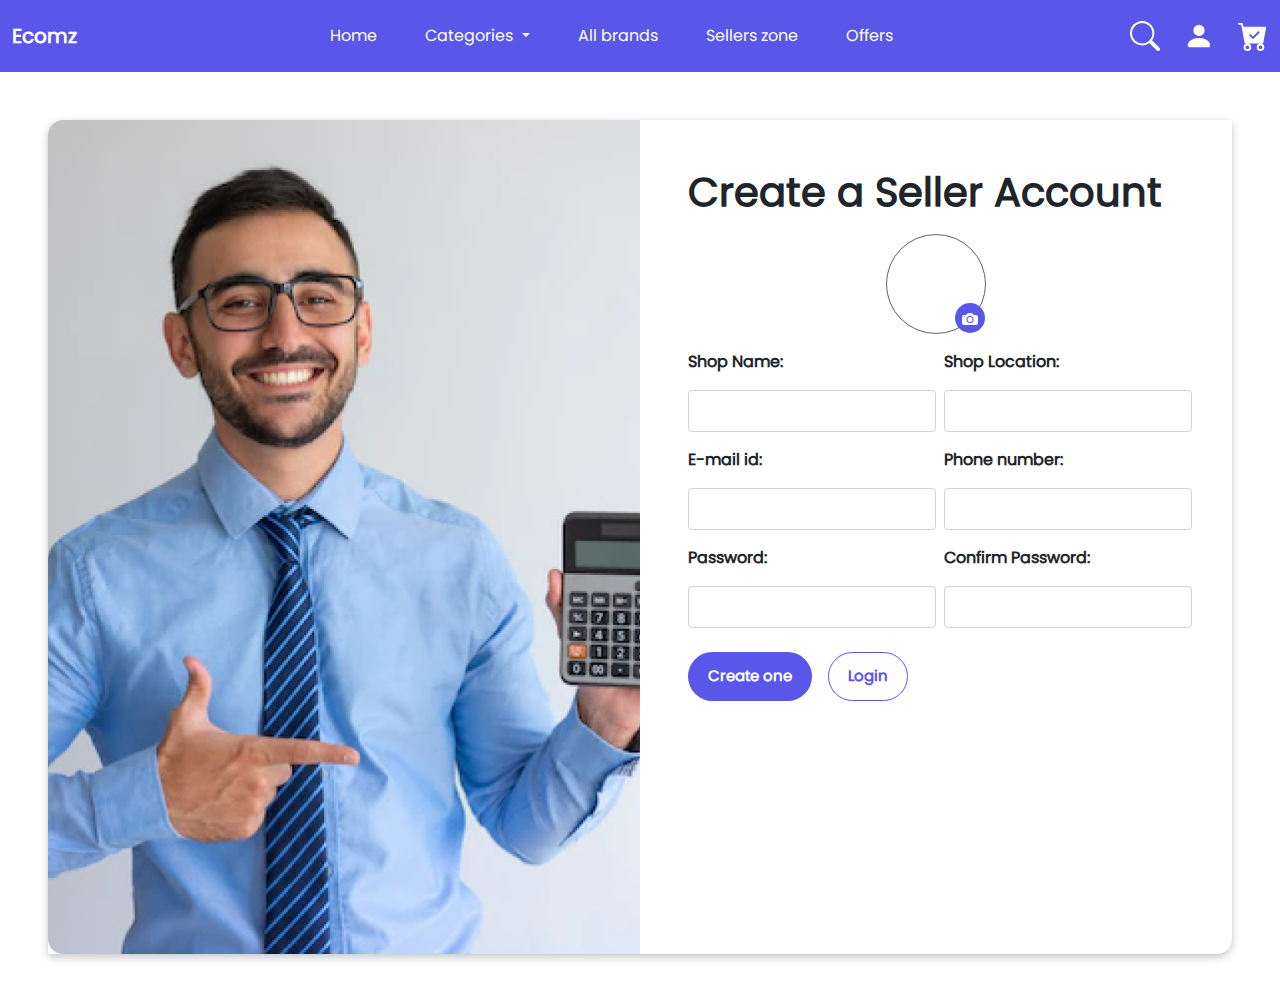
<file: SellerRegister.html>
<!DOCTYPE html>

<html>
  <head>
    <meta charset="UTF-8" />
    <meta name="viewport" content="width=device-width, initial-scale=1.0" />
    <link rel="stylesheet" href="Styles/main.css" />
    <link rel="stylesheet" href="Styles/Responsive.css" />
    <link
      rel="stylesheet"
      href="https://cdn.jsdelivr.net/npm/swiper@8/swiper-bundle.min.css"
    />
    <script src="https://cdn.jsdelivr.net/npm/swiper@8/swiper-bundle.min.js"></script>
  </head>
  <body>

    <nav class="navbar navbar-expand-lg Navbar_container py-3">
      <div class="container-fluid">
        <div>
          <a class="navbar-brand text-white fw-bold" href="Index.html">Ecomz</a>
        </div>

        <button
          class="navbar-toggler"
          type="button"
          data-bs-toggle="collapse"
          data-bs-target="#navbarNavDropdown"
          aria-controls="navbarNavDropdown"
          aria-expanded="false"
          aria-label="Toggle navigation"
        >
          <svg
            xmlns="http://www.w3.org/2000/svg"
            width="30"
            height="30"
            fill="currentColor"
            class="bi bi-text-right fs-4 text-white"
            viewBox="0 0 16 16"
          >
            <path
              fill-rule="evenodd"
              d="M6 12.5a.5.5 0 0 1 .5-.5h7a.5.5 0 0 1 0 1h-7a.5.5 0 0 1-.5-.5zm-4-3a.5.5 0 0 1 .5-.5h11a.5.5 0 0 1 0 1h-11a.5.5 0 0 1-.5-.5zm4-3a.5.5 0 0 1 .5-.5h7a.5.5 0 0 1 0 1h-7a.5.5 0 0 1-.5-.5zm-4-3a.5.5 0 0 1 .5-.5h11a.5.5 0 0 1 0 1h-11a.5.5 0 0 1-.5-.5z"
            />
          </svg>
        </button>
        <div class="collapse navbar-collapse" id="navbarNavDropdown">
          <ul class="navbar-nav text-white">
            <li class="nav-item">
              <a class="nav-link active" aria-current="page" href="Index.html">Home</a>
            </li>
            <li class="nav-item dropdown">
              <a
                class="nav-link dropdown-toggle"
                href="#"
                id="navbarDropdownMenuLink"
                role="button"
                data-bs-toggle="dropdown"
                aria-expanded="false"
              >
                Categories
              </a>
              <ul
                class="dropdown-menu"
                aria-labelledby="navbarDropdownMenuLink"
              >
                <li><a class="dropdown-item" href="#">Action</a></li>
                <li><a class="dropdown-item" href="#">Another action</a></li>
                <li>
                  <a class="dropdown-item" href="#">Something else here</a>
                </li>
              </ul>
            </li>
            <li class="nav-item">
              <a class="nav-link" href="#">All brands</a>
            </li>

            <li class="nav-item">
              <a class="nav-link" href="Sellerzone.html">Sellers zone</a>
            </li>
            <li class="nav-item">
              <a class="nav-link" href="Offerspage.html">Offers</a>
            </li>
          </ul>
        </div>

        <div
          class="collapse navbar-collapse"
          id="navbarNavDropdown"
          class="d-flex"
        >
          <a href="#">
            <svg
              xmlns="http://www.w3.org/2000/svg"
              width="30"
              height="30"
              fill="currentColor"
              class="bi bi-search text-white"
              viewBox="0 0 16 16"
            >
              <path
                d="M11.742 10.344a6.5 6.5 0 1 0-1.397 1.398h-.001c.03.04.062.078.098.115l3.85 3.85a1 1 0 0 0 1.415-1.414l-3.85-3.85a1.007 1.007 0 0 0-.115-.1zM12 6.5a5.5 5.5 0 1 1-11 0 5.5 5.5 0 0 1 11 0z"
              />
            </svg>
          </a>
          <a href="Login.html" class="mx-4">
            <svg
              xmlns="http://www.w3.org/2000/svg"
              width="30"
              height="30"
              fill="currentColor"
              class="bi bi-person-fill text-white"
              viewBox="0 0 16 16"
            >
              <path
                d="M3 14s-1 0-1-1 1-4 6-4 6 3 6 4-1 1-1 1H3Zm5-6a3 3 0 1 0 0-6 3 3 0 0 0 0 6Z"
              />
            </svg>
          </a>
          <a href="#">
            <svg
              xmlns="http://www.w3.org/2000/svg"
              width="30"
              height="30"
              fill="currentColor"
              class="bi bi-cart-check-fill text-white"
              viewBox="0 0 16 16"
            >
              <path
                d="M.5 1a.5.5 0 0 0 0 1h1.11l.401 1.607 1.498 7.985A.5.5 0 0 0 4 12h1a2 2 0 1 0 0 4 2 2 0 0 0 0-4h7a2 2 0 1 0 0 4 2 2 0 0 0 0-4h1a.5.5 0 0 0 .491-.408l1.5-8A.5.5 0 0 0 14.5 3H2.89l-.405-1.621A.5.5 0 0 0 2 1H.5zM6 14a1 1 0 1 1-2 0 1 1 0 0 1 2 0zm7 0a1 1 0 1 1-2 0 1 1 0 0 1 2 0zm-1.646-7.646-3 3a.5.5 0 0 1-.708 0l-1.5-1.5a.5.5 0 1 1 .708-.708L8 8.293l2.646-2.647a.5.5 0 0 1 .708.708z"
              />
            </svg>
          </a>
        </div>
      </div>
    </nav>

   <div class="Loginpage_container m-5">
     <div class="d-flex Loginform">
            <div class="col-6">
                <img src="/Images/SellerRegimage.png" class="h-100"/>
            </div>
            <div class="col-6">
                <form class="p-5">
                    <h1 class="fw-bold">Create a Seller Account</h1>
                    <div class="Shop-logo d-flex justify-content-center">
                        <div class="position-relative">
                            <div class="Camera-container">
                                <button class="btn text-white p-0">
                                    <svg xmlns="http://www.w3.org/2000/svg" width="16" height="16" fill="currentColor" class="bi bi-camera-fill" viewBox="0 0 16 16">
                                        <path d="M10.5 8.5a2.5 2.5 0 1 1-5 0 2.5 2.5 0 0 1 5 0z"/>
                                        <path d="M2 4a2 2 0 0 0-2 2v6a2 2 0 0 0 2 2h12a2 2 0 0 0 2-2V6a2 2 0 0 0-2-2h-1.172a2 2 0 0 1-1.414-.586l-.828-.828A2 2 0 0 0 9.172 2H6.828a2 2 0 0 0-1.414.586l-.828.828A2 2 0 0 1 3.172 4H2zm.5 2a.5.5 0 1 1 0-1 .5.5 0 0 1 0 1zm9 2.5a3.5 3.5 0 1 1-7 0 3.5 3.5 0 0 1 7 0z"/>
                                      </svg>
                                </button>
                            </div>
                        </div>
                    </div>
                    <div class="col-12 d-flex gx-3 mt-3">
                        <div class="col-6  me-2">
                            <label class="fw-bold pb-3 fs-6">Shop Name:</label>
                            <input type="text" class="form-control py-2"/>
                        </div>
                        <div class="col-6 ">
                            <label class="fw-bold pb-3 fs-6">Shop Location:</label>
                            <input type="text" class="form-control py-2"/>
                          
                        </div>
    
                    </div>
                    <div class="col-12 d-flex gx-3 mt-3">
                        <div class="col-6  me-2">
                            <label class="fw-bold pb-3 fs-6">E-mail id:</label>
                            <input type="text" class="form-control py-2"/>
                        </div>
                        <div class="col-6 ">
                            <label class="fw-bold pb-3 fs-6">Phone number:</label>
                            <input type="text" class="form-control py-2"/>
                          
                        </div>
    
                    </div>
                    <div class="col-12 d-flex gx-3 mt-3">
                        <div class="col-6  me-2">
                            <label class="fw-bold pb-3 fs-6">Password:</label>
                            <input type="text" class="form-control py-2"/>
                        </div>
                        <div class="col-6 ">
                            <label class="fw-bold pb-3 fs-6">Confirm Password:</label>
                            <input type="text" class="form-control py-2"/>
                          
                        </div>
    
                    </div>
                    <div class="d-flex mt-4">
                       <button class="Submit-formbtn btn me-3">Create one</button>
                       <a href="Index.html" class="Secondary-btn btn">
                       Login</a>
                    </div>
                </form>
            </div>
     </div>
   </div>



     <!-- External js Links -->

     <script src="Scripts/main.js"></script>
     <script src="https://cdn.jsdelivr.net/npm/swiper@8/swiper-bundle.min.js"></script>
     <script
       src="https://cdn.jsdelivr.net/npm/@popperjs/core@2.9.2/dist/umd/popper.min.js"
       integrity="sha384-IQsoLXl5PILFhosVNubq5LC7Qb9DXgDA9i+tQ8Zj3iwWAwPtgFTxbJ8NT4GN1R8p"
       crossorigin="anonymous"
     ></script>
     <script
       src="https://cdn.jsdelivr.net/npm/bootstrap@5.0.2/dist/js/bootstrap.min.js"
       integrity="sha384-cVKIPhGWiC2Al4u+LWgxfKTRIcfu0JTxR+EQDz/bgldoEyl4H0zUF0QKbrJ0EcQF"
       crossorigin="anonymous"
     ></script>
  </body>
</html>
</file>
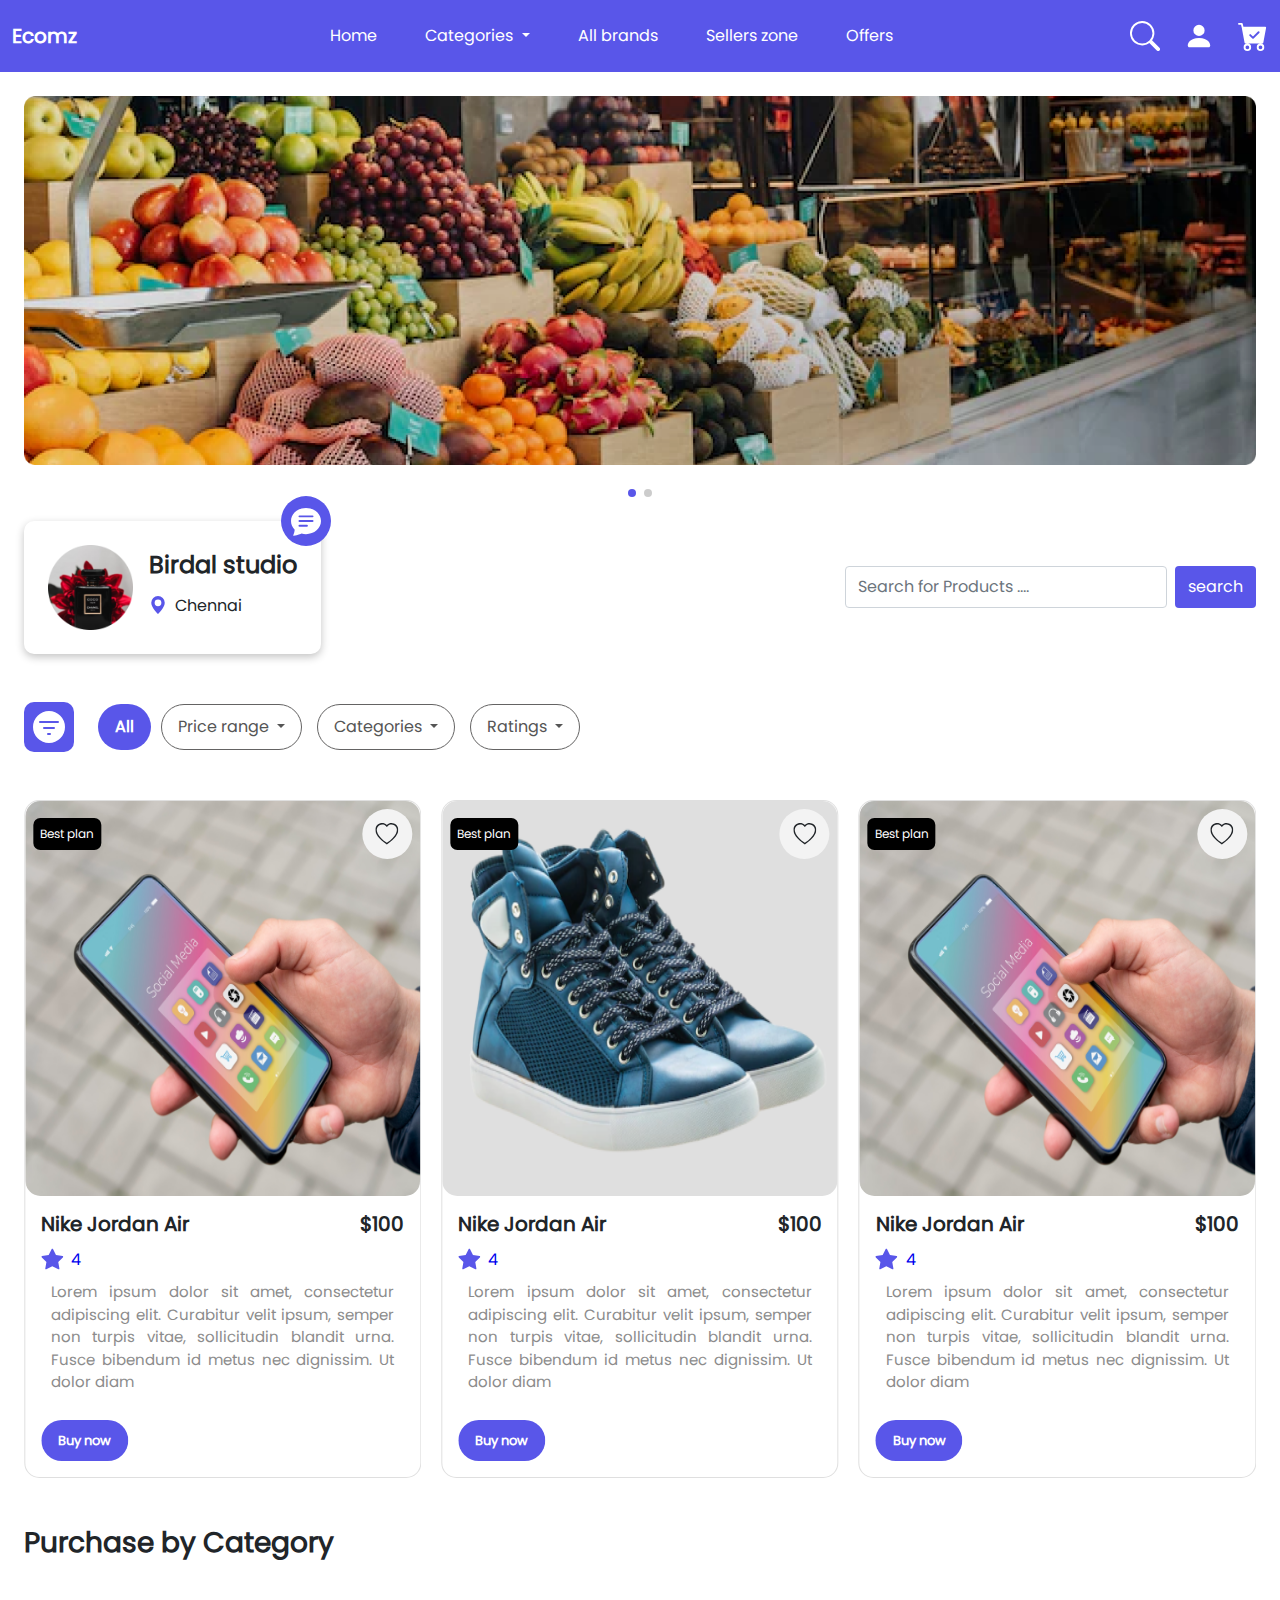
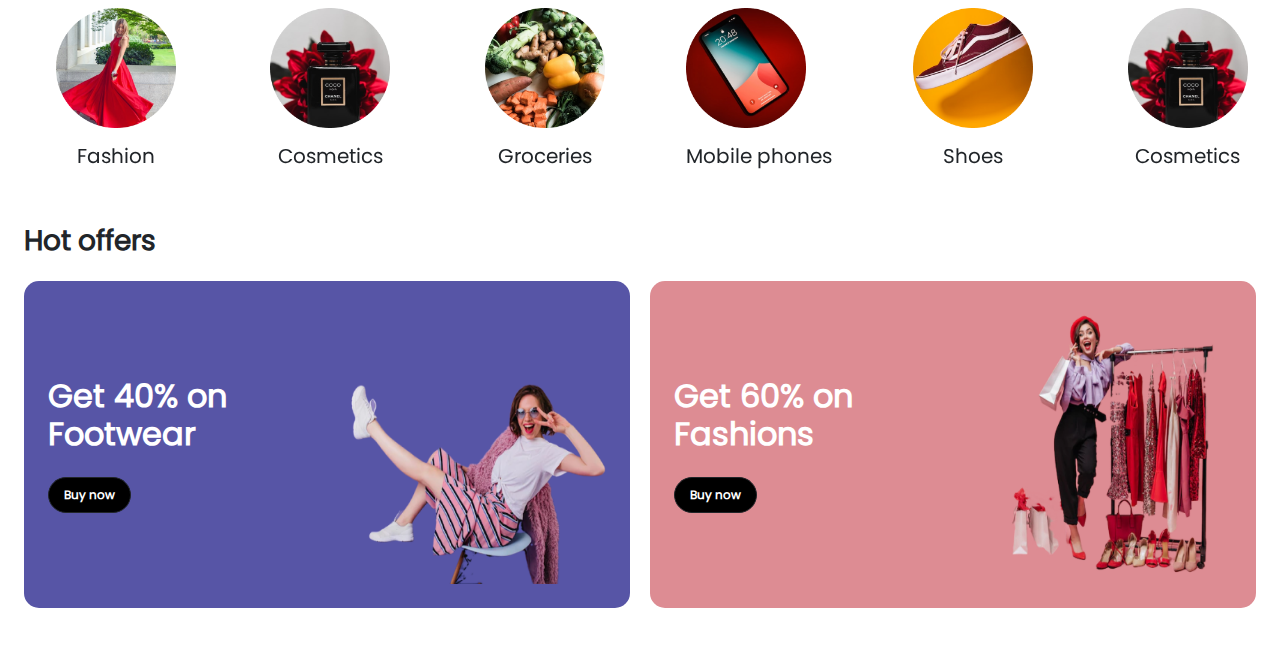
<file: Sellerstore.html>
<!DOCTYPE html>
<html>
  <head>
    <meta charset="UTF-8" />
    <meta name="viewport" content="width=device-width, initial-scale=1.0" />
    <link rel="stylesheet" href="Styles/main.css" />
    <link rel="stylesheet" href="Styles/Responsive.css" />

    <link
      rel="stylesheet"
      href="https://cdn.jsdelivr.net/npm/swiper@8/swiper-bundle.min.css"
    />
    <script src="https://cdn.jsdelivr.net/npm/swiper@8/swiper-bundle.min.js"></script>
  </head>
  <body>
    <button onclick="topFunction()" id="myBtn" title="Go to top">
      <svg
        xmlns="http://www.w3.org/2000/svg"
        width="30"
        height="30"
        fill="currentColor"
        class="bi bi-arrow-up-short"
        viewBox="0 0 16 16"
      >
        <path
          fill-rule="evenodd"
          d="M8 12a.5.5 0 0 0 .5-.5V5.707l2.146 2.147a.5.5 0 0 0 .708-.708l-3-3a.5.5 0 0 0-.708 0l-3 3a.5.5 0 1 0 .708.708L7.5 5.707V11.5a.5.5 0 0 0 .5.5z"
        />
      </svg>
    </button>
    <!-- Navigation bar -->

    <nav class="navbar navbar-expand-lg Navbar_container py-3">
      <div class="container-fluid">
        <div>
          <a class="navbar-brand text-white fw-bold" href="Index.html">Ecomz</a>
        </div>

        <button
          class="navbar-toggler"
          type="button"
          data-bs-toggle="collapse"
          data-bs-target="#navbarNavDropdown"
          aria-controls="navbarNavDropdown"
          aria-expanded="false"
          aria-label="Toggle navigation"
        >
          <svg
            xmlns="http://www.w3.org/2000/svg"
            width="30"
            height="30"
            fill="currentColor"
            class="bi bi-text-right fs-4 text-white"
            viewBox="0 0 16 16"
          >
            <path
              fill-rule="evenodd"
              d="M6 12.5a.5.5 0 0 1 .5-.5h7a.5.5 0 0 1 0 1h-7a.5.5 0 0 1-.5-.5zm-4-3a.5.5 0 0 1 .5-.5h11a.5.5 0 0 1 0 1h-11a.5.5 0 0 1-.5-.5zm4-3a.5.5 0 0 1 .5-.5h7a.5.5 0 0 1 0 1h-7a.5.5 0 0 1-.5-.5zm-4-3a.5.5 0 0 1 .5-.5h11a.5.5 0 0 1 0 1h-11a.5.5 0 0 1-.5-.5z"
            />
          </svg>
        </button>
        <div class="collapse navbar-collapse" id="navbarNavDropdown">
          <ul class="navbar-nav text-white">
            <li class="nav-item">
              <a class="nav-link active" aria-current="page" href="Index.html">Home</a>
            </li>
            <li class="nav-item dropdown">
              <a
                class="nav-link dropdown-toggle"
                href="#"
                id="navbarDropdownMenuLink"
                role="button"
                data-bs-toggle="dropdown"
                aria-expanded="false"
              >
                Categories
              </a>
              <ul
                class="dropdown-menu"
                aria-labelledby="navbarDropdownMenuLink"
              >
                <li><a class="dropdown-item" href="#">Action</a></li>
                <li><a class="dropdown-item" href="#">Another action</a></li>
                <li>
                  <a class="dropdown-item" href="#">Something else here</a>
                </li>
              </ul>
            </li>
            <li class="nav-item">
              <a class="nav-link" href="#">All brands</a>
            </li>

            <li class="nav-item">
              <a class="nav-link" href="Sellerzone.html">Sellers zone</a>
            </li>
            <li class="nav-item">
              <a class="nav-link" href="Offerspage.html">Offers</a>
            </li>
          </ul>
        </div>

        <div
          class="collapse navbar-collapse"
          id="navbarNavDropdown"
          class="d-flex"
        >
          <a href="#">
            <svg
              xmlns="http://www.w3.org/2000/svg"
              width="30"
              height="30"
              fill="currentColor"
              class="bi bi-search text-white"
              viewBox="0 0 16 16"
            >
              <path
                d="M11.742 10.344a6.5 6.5 0 1 0-1.397 1.398h-.001c.03.04.062.078.098.115l3.85 3.85a1 1 0 0 0 1.415-1.414l-3.85-3.85a1.007 1.007 0 0 0-.115-.1zM12 6.5a5.5 5.5 0 1 1-11 0 5.5 5.5 0 0 1 11 0z"
              />
            </svg>
          </a>
          <a href="Login.html" class="mx-4">
            <svg
              xmlns="http://www.w3.org/2000/svg"
              width="30"
              height="30"
              fill="currentColor"
              class="bi bi-person-fill text-white"
              viewBox="0 0 16 16"
            >
              <path
                d="M3 14s-1 0-1-1 1-4 6-4 6 3 6 4-1 1-1 1H3Zm5-6a3 3 0 1 0 0-6 3 3 0 0 0 0 6Z"
              />
            </svg>
          </a>
          <a href="#">
            <svg
              xmlns="http://www.w3.org/2000/svg"
              width="30"
              height="30"
              fill="currentColor"
              class="bi bi-cart-check-fill text-white"
              viewBox="0 0 16 16"
            >
              <path
                d="M.5 1a.5.5 0 0 0 0 1h1.11l.401 1.607 1.498 7.985A.5.5 0 0 0 4 12h1a2 2 0 1 0 0 4 2 2 0 0 0 0-4h7a2 2 0 1 0 0 4 2 2 0 0 0 0-4h1a.5.5 0 0 0 .491-.408l1.5-8A.5.5 0 0 0 14.5 3H2.89l-.405-1.621A.5.5 0 0 0 2 1H.5zM6 14a1 1 0 1 1-2 0 1 1 0 0 1 2 0zm7 0a1 1 0 1 1-2 0 1 1 0 0 1 2 0zm-1.646-7.646-3 3a.5.5 0 0 1-.708 0l-1.5-1.5a.5.5 0 1 1 .708-.708L8 8.293l2.646-2.647a.5.5 0 0 1 .708.708z"
              />
            </svg>
          </a>
        </div>
      </div>
    </nav>

    <div>
      <div class="m-4">
        <div class="swiper Sellerslider">
          <div class="swiper-wrapper">
            <div class="swiper-slide">
              <img
                src="/Images/Sellerbannerimg.png"
                class="w-100 h-100"
                style="aspect-ratio: inherit"
              />
            </div>
            <div class="swiper-slide">
              <img
                src="/Images/Sellerbannerimg.png"
                class="w-100 h-100"
                style="aspect-ratio: inherit"
              />
            </div>
          </div>
          <div
            class="swiper-pagination1 d-flex justify-content-center mt-4"
          ></div>
        </div>
      </div>

      <div
        class="my-4 px-4 d-flex align-items-center justify-content-between Sellerstore-header"
      >
        <div>
          <div class="Seller-card d-flex p-4 position-relative">
            <div class="Message-btn position-absolute">
              <button class="btn">
                <svg
                  xmlns="http://www.w3.org/2000/svg"
                  width="30"
                  height="30"
                  fill="currentColor"
                  class="bi bi-chat-text-fill"
                  viewBox="0 0 16 16"
                >
                  <path
                    d="M16 8c0 3.866-3.582 7-8 7a9.06 9.06 0 0 1-2.347-.306c-.584.296-1.925.864-4.181 1.234-.2.032-.352-.176-.273-.362.354-.836.674-1.95.77-2.966C.744 11.37 0 9.76 0 8c0-3.866 3.582-7 8-7s8 3.134 8 7zM4.5 5a.5.5 0 0 0 0 1h7a.5.5 0 0 0 0-1h-7zm0 2.5a.5.5 0 0 0 0 1h7a.5.5 0 0 0 0-1h-7zm0 2.5a.5.5 0 0 0 0 1h4a.5.5 0 0 0 0-1h-4z"
                  />
                </svg>
              </button>
            </div>
            <div class="h-100">
              <img src="/Images/Cosmetics.png" />
            </div>
            <div class="d-flex justify-content-center flex-column ps-3">
              <h4 class="fw-bold m-0">Birdal studio</h4>
              <div class="d-flex mt-3">
                <svg
                  xmlns="http://www.w3.org/2000/svg"
                  width="18"
                  height="18"
                  fill="currentColor"
                  class="bi bi-geo-alt-fill colors"
                  viewBox="0 0 16 16"
                >
                  <path
                    d="M8 16s6-5.686 6-10A6 6 0 0 0 2 6c0 4.314 6 10 6 10zm0-7a3 3 0 1 1 0-6 3 3 0 0 1 0 6z"
                  />
                </svg>
                <h6 class="ps-2">Chennai</h6>
              </div>
            </div>
          </div>
        </div>

        <div class="col-4 d-flex">
          <input
            class="form-control me-2 py-2"
            placeholder="Search for Products ...."
          />
          <button class="btn Search-btn">search</button>
        </div>
      </div>

      <div class="Filters-section px-4 my-5 d-flex">
        <span >
            <svg xmlns="http://www.w3.org/2000/svg" width="32" height="32" fill="currentColor" class="text-white bi bi-filter-circle-fill" viewBox="0 0 16 16">
                <path d="M8 16A8 8 0 1 0 8 0a8 8 0 0 0 0 16zM3.5 5h9a.5.5 0 0 1 0 1h-9a.5.5 0 0 1 0-1zM5 8.5a.5.5 0 0 1 .5-.5h5a.5.5 0 0 1 0 1h-5a.5.5 0 0 1-.5-.5zm2 3a.5.5 0 0 1 .5-.5h1a.5.5 0 0 1 0 1h-1a.5.5 0 0 1-.5-.5z"/>
              </svg> 
        </span>

        <div class="Filter_btns d-flex align-items-center ms-4 ">
             <button class="btn">All</button>

             <div class="dropdown">
                <a class="btn dropdown-toggle" href="#" role="button" id="dropdownMenuLink" data-bs-toggle="dropdown" aria-expanded="false">
                 Price range
                </a>
              
                <ul class="dropdown-menu" aria-labelledby="dropdownMenuLink">
                  <li><a class="dropdown-item" href="#">100-500</a></li>
                  <li><a class="dropdown-item" href="#">500-1000</a></li>
                  <li><a class="dropdown-item" href="#">100 above</a></li>
                </ul>
              </div>

              <div class="dropdown">
                <a class="btn dropdown-toggle" href="#" role="button" id="dropdownMenuLink" data-bs-toggle="dropdown" aria-expanded="false">
                Categories
                </a>
              
                <ul class="dropdown-menu" aria-labelledby="dropdownMenuLink">
                  <li><a class="dropdown-item" href="#">Fashion</a></li>
                  <li><a class="dropdown-item" href="#">Groceries</a></li>
                  <li><a class="dropdown-item" href="#">Foods</a></li>
                </ul>
              </div>

              <div class="dropdown">
                <a class="btn dropdown-toggle" href="#" role="button" id="dropdownMenuLink" data-bs-toggle="dropdown" aria-expanded="false">
                Ratings
                </a>
              
                <ul class="dropdown-menu" aria-labelledby="dropdownMenuLink">
                  <li><a class="dropdown-item" href="#">Low</a></li>
                  <li><a class="dropdown-item" href="#">Medium</a></li>
                  <li><a class="dropdown-item" href="#">Highest</a></li>
                </ul>
              </div>
        </div>
      </div>


      <div class="Topdeals-section px-4">
        
        <div class="Flashslider-section my-5">
          <div class="swiper TopDealsSwiper">
            <div class="swiper-wrapper">
           
              <div class="swiper-slide">
                <a href="Productspage.html" class="text-decoration-none">
                  <div class="card Products-card">
                    <img
                      src="/Images/cardmobile.png"
                      class="card-img-top"
                      alt="..."
                    />
                    <div class="Product-badge d-flex position-absolute mt-2">
                      <div class="ms-2">
                        <p class="m-0">Best plan</p>
                      </div>
                      <div class="me-2">
                        <button class="btn">
                          <svg
                            xmlns="http://www.w3.org/2000/svg"
                            width="23"
                            height="23"
                            fill="currentColor"
                            class="bi bi-heart"
                            viewBox="0 0 16 16"
                          >
                            <path
                              d="m8 2.748-.717-.737C5.6.281 2.514.878 1.4 3.053c-.523 1.023-.641 2.5.314 4.385.92 1.815 2.834 3.989 6.286 6.357 3.452-2.368 5.365-4.542 6.286-6.357.955-1.886.838-3.362.314-4.385C13.486.878 10.4.28 8.717 2.01L8 2.748zM8 15C-7.333 4.868 3.279-3.04 7.824 1.143c.06.055.119.112.176.171a3.12 3.12 0 0 1 .176-.17C12.72-3.042 23.333 4.867 8 15z"
                            />
                          </svg>
                        </button>
                      </div>
                    </div>
                    <div class="card-body">
                      <div class="d-flex justify-content-between text-dark">
                        <div>
                          <h5 class="fw-bold">Nike Jordan Air</h5>
                        </div>
                        <div>
                          <h5 class="fw-bold">$100</h5>
                        </div>
                      </div>
                      <div class="d-flex align-items-center align-content-center">
                        <div>
                          <svg
                            xmlns="http://www.w3.org/2000/svg"
                            width="22"
                            height="22"
                            fill="currentColor"
                            class="bi bi-star-fill Star-icon"
                            viewBox="0 0 16 16"
                          >
                            <path
                              d="M3.612 15.443c-.386.198-.824-.149-.746-.592l.83-4.73L.173 6.765c-.329-.314-.158-.888.283-.95l4.898-.696L7.538.792c.197-.39.73-.39.927 0l2.184 4.327 4.898.696c.441.062.612.636.282.95l-3.522 3.356.83 4.73c.078.443-.36.79-.746.592L8 13.187l-4.389 2.256z"
                            />
                          </svg>
                        </div>
                        <div class="ps-2">
                          <h6 class="m-0 pt-1">4</h6>
                        </div>
                      </div>
                      <p class="m-0">
                        Lorem ipsum dolor sit amet, consectetur adipiscing elit.
                        Curabitur velit ipsum, semper non turpis vitae, sollicitudin
                        blandit urna. Fusce bibendum id metus nec dignissim. Ut
                        dolor diam
                      </p>
                      <div class="d-flex justify-content-start">
                        <button class="btn mt-3 text-center">Buy now</button>
                      </div>
                    </div>
                  </div>
                </a>
              </div>
              <div class="swiper-slide">
                <a href="Productspage.html" class="text-decoration-none">
                  <div class="card Products-card">
                    <div class="Product-badge d-flex position-absolute mt-2">
                      <div class="ms-2">
                        <p class="m-0">Best plan</p>
                      </div>
                      <div class="me-2">
                        <button class="btn">
                          <svg
                            xmlns="http://www.w3.org/2000/svg"
                            width="23"
                            height="23"
                            fill="currentColor"
                            class="bi bi-heart"
                            viewBox="0 0 16 16"
                          >
                            <path
                              d="m8 2.748-.717-.737C5.6.281 2.514.878 1.4 3.053c-.523 1.023-.641 2.5.314 4.385.92 1.815 2.834 3.989 6.286 6.357 3.452-2.368 5.365-4.542 6.286-6.357.955-1.886.838-3.362.314-4.385C13.486.878 10.4.28 8.717 2.01L8 2.748zM8 15C-7.333 4.868 3.279-3.04 7.824 1.143c.06.055.119.112.176.171a3.12 3.12 0 0 1 .176-.17C12.72-3.042 23.333 4.867 8 15z"
                            />
                          </svg>
                        </button>
                      </div>
                    </div>
                    <img
                      src="/Images/flashdealimage.png"
                      class="card-img-top"
                      alt="..."
                    />
                    <div class="card-body">
                      <div class="d-flex justify-content-between text-dark">
                        <div>
                          <h5 class="fw-bold">Nike Jordan Air</h5>
                        </div>
                        <div>
                          <h5 class="fw-bold">$100</h5>
                        </div>
                      </div>
                      <div class="d-flex align-items-center align-content-center">
                        <div>
                          <svg
                            xmlns="http://www.w3.org/2000/svg"
                            width="22"
                            height="22"
                            fill="currentColor"
                            class="bi bi-star-fill Star-icon"
                            viewBox="0 0 16 16"
                          >
                            <path
                              d="M3.612 15.443c-.386.198-.824-.149-.746-.592l.83-4.73L.173 6.765c-.329-.314-.158-.888.283-.95l4.898-.696L7.538.792c.197-.39.73-.39.927 0l2.184 4.327 4.898.696c.441.062.612.636.282.95l-3.522 3.356.83 4.73c.078.443-.36.79-.746.592L8 13.187l-4.389 2.256z"
                            />
                          </svg>
                        </div>
                        <div class="ps-2">
                          <h6 class="m-0 pt-1">4</h6>
                        </div>
                      </div>
                      <p class="m-0">
                        Lorem ipsum dolor sit amet, consectetur adipiscing elit.
                        Curabitur velit ipsum, semper non turpis vitae, sollicitudin
                        blandit urna. Fusce bibendum id metus nec dignissim. Ut
                        dolor diam
                      </p>
                      <div class="d-flex justify-content-start">
                        <button class="btn mt-3 text-center">Buy now</button>
                      </div>
                    </div>
                  </div>
                </a>
                
              </div>
            </div>
          
          </div>
        </div>
      </div>



    <div class="Category-container ps-4 mb-5">
        <h3 class="fw-bold">Purchase by Category</h3>
        <div class="swiper mySwiper mt-5">
          <div class="swiper-wrapper">
            <div class="swiper-slide flex-column">
              <a href="#" class="text-decoration-none">
                <div class="Category-img">
                  <img src="/Images/Fashion.png" />
                </div>
                <h5 class="pt-3 text-dark">Fashion</h5>
              </a>
            </div>
  
            <div class="swiper-slide flex-column">
              <a href="#" class="text-decoration-none">
                <div class="Category-img">
                  <img src="/Images/Cosmetics.png" />
                </div>
                <h5 class="pt-3 text-dark">Cosmetics</h5>
              </a>
            </div>
  
            <div class="swiper-slide flex-column">
              <a href="#" class="text-decoration-none">
                <div class="Category-img">
                  <img src="/Images/Groceries.png" />
                </div>
                <h5 class="pt-3 text-dark">Groceries</h5>
              </a>
            </div>
  
            <div class="swiper-slide flex-column">
              <a href="#" class="text-decoration-none">
                <div class="Category-img">
                  <img src="/Images/Mobile.png" />
                </div>
                <h5 class="pt-3 text-dark">Mobile phones</h5>
              </a>
            </div>
            <div class="swiper-slide flex-column">
              <a href="#" class="text-decoration-none">
                <div class="Category-img">
                  <img src="/Images/shoes.png" />
                </div>
                <h5 class="pt-3 text-dark">Shoes</h5>
              </a>
            </div>
            <div class="swiper-slide flex-column">
              <a href="#" class="text-decoration-none">
                <div class="Category-img">
                  <img src="/Images/Cosmetics.png" />
                </div>
                <h5 class="pt-3 text-dark">Cosmetics</h5>
              </a>
            </div>
  
            <div class="swiper-slide flex-column">
              <a href="#" class="text-decoration-none">
                <div class="Category-img">
                  <img src="/Images/Groceries.png" />
                </div>
                <h5 class="pt-3 text-dark">Groceries</h5>
              </a>
            </div>
  
            <div class="swiper-slide flex-column">
              <a href="#" class="text-decoration-none">
                <div class="Category-img">
                  <img src="/Images/Mobile.png" />
                </div>
                <h5 class="pt-3 text-dark">Mobile phones</h5>
              </a>
            </div>
            <div class="swiper-slide flex-column">
              <a href="#" class="text-decoration-none">
                <div class="Category-img">
                  <img src="/Images/shoes.png" />
                </div>
                <h5 class="pt-3 text-dark">Shoes</h5>
              </a>
            </div>
          </div>
        </div>
      </div>


      <div class="Flashdeal-container px-4 mb-5 position-relative">
        <div class="d-flex justify-content-between">
          <div>
            <h3 class="fw-bold pb-3">Hot offers</h3>
          </div>
         
        </div>
        <div class="Flashslider-section mb-5">
          <div class="swiper HotDealsSwiper">
            <div class="swiper-wrapper">
              <div class="swiper-slide">
                <!-- <div class="offer_tag">40% off</div> -->
                <div class="Hotoffer_card d-flex p-4 position-relative">
                  <div class="col-6 text-start text-white">
                    
                    <h2 class="fw-bold">Get 40% on Footwear</h2>
                     
                    
                    <button class="btn Hotoffer-btn btn-dark mt-3 text-center">
                      Buy now
                    </button>
                  </div>
                  <div class="col-6">
                    <img src="/Images/Hotoffers.png" />
                  </div>
                </div>
              </div>
    
              <div class="swiper-slide">
                <!-- <div class="offer_tag">40% off</div> -->
                <div class="Hotoffer_card2 d-flex p-4 position-relative">
                  <div class="col-6 text-start">
                    <h2 class="fw-bold text-white">Get 60% on Fashions</h2>
                    <button class="btn Hotoffer-btn btn-dark mt-3 text-center">
                      Buy now
                    </button>
                  </div>
                  <div class="col-6">
                    <img src="/Images/hotoffers2.png" />
                  </div>
                </div>
              </div>
            </div>
          </div>
         
        </div>
      </div>
      

    </div>

    <script src="https://cdn.jsdelivr.net/npm/swiper@8/swiper-bundle.min.js"></script>
    <script
      src="https://cdn.jsdelivr.net/npm/@popperjs/core@2.9.2/dist/umd/popper.min.js"
      integrity="sha384-IQsoLXl5PILFhosVNubq5LC7Qb9DXgDA9i+tQ8Zj3iwWAwPtgFTxbJ8NT4GN1R8p"
      crossorigin="anonymous"
    ></script>
    <script
      src="https://cdn.jsdelivr.net/npm/bootstrap@5.0.2/dist/js/bootstrap.min.js"
      integrity="sha384-cVKIPhGWiC2Al4u+LWgxfKTRIcfu0JTxR+EQDz/bgldoEyl4H0zUF0QKbrJ0EcQF"
      crossorigin="anonymous"
    ></script>
    <script src="Scripts/main.js"></script>
  </body>
</html>
</file>
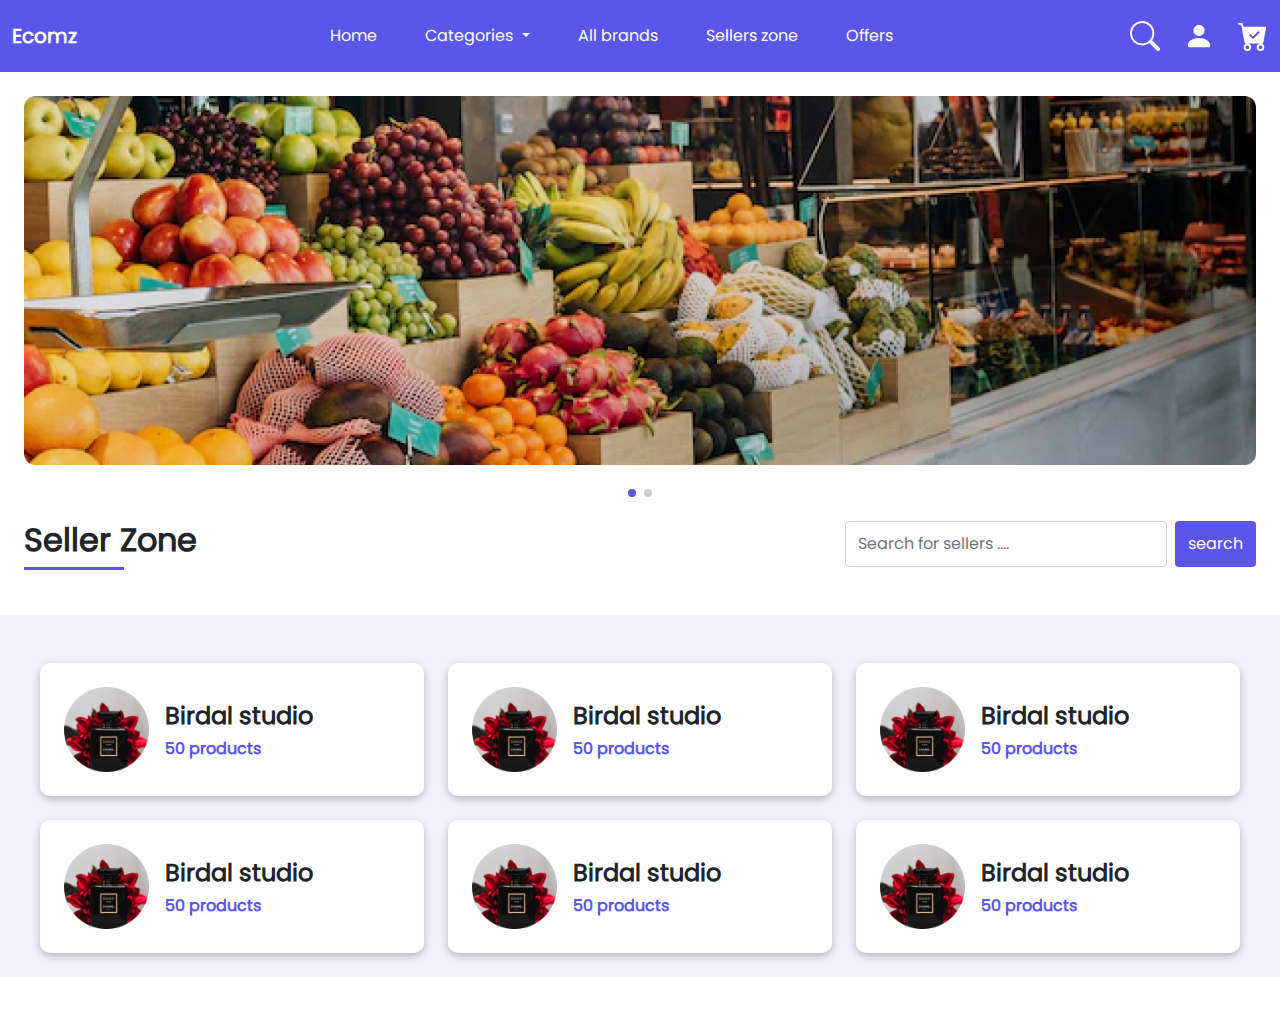
<file: Sellerzone.html>
<!DOCTYPE html>
<html>
  <head>
    <meta charset="UTF-8" />
    <meta name="viewport" content="width=device-width, initial-scale=1.0" />
    <link rel="stylesheet" href="Styles/main.css" />
    <link rel="stylesheet" href="Styles/Responsive.css" />

    
    <link
      rel="stylesheet"
      href="https://cdn.jsdelivr.net/npm/swiper@8/swiper-bundle.min.css"
    />
    <script src="https://cdn.jsdelivr.net/npm/swiper@8/swiper-bundle.min.js"></script>
  </head>
  <body>
    <button onclick="topFunction()" id="myBtn" title="Go to top">
        <svg xmlns="http://www.w3.org/2000/svg" width="30" height="30" fill="currentColor" class="bi bi-arrow-up-short" viewBox="0 0 16 16">
          <path fill-rule="evenodd" d="M8 12a.5.5 0 0 0 .5-.5V5.707l2.146 2.147a.5.5 0 0 0 .708-.708l-3-3a.5.5 0 0 0-.708 0l-3 3a.5.5 0 1 0 .708.708L7.5 5.707V11.5a.5.5 0 0 0 .5.5z"/>
        </svg>
      </button>
    <!-- Navigation bar -->

    <nav class="navbar navbar-expand-lg Navbar_container py-3">
      <div class="container-fluid">
        <div>
          <a class="navbar-brand text-white fw-bold" href="Index.html">Ecomz</a>
        </div>

        <button
          class="navbar-toggler"
          type="button"
          data-bs-toggle="collapse"
          data-bs-target="#navbarNavDropdown"
          aria-controls="navbarNavDropdown"
          aria-expanded="false"
          aria-label="Toggle navigation"
        >
          <svg
            xmlns="http://www.w3.org/2000/svg"
            width="30"
            height="30"
            fill="currentColor"
            class="bi bi-text-right fs-4 text-white"
            viewBox="0 0 16 16"
          >
            <path
              fill-rule="evenodd"
              d="M6 12.5a.5.5 0 0 1 .5-.5h7a.5.5 0 0 1 0 1h-7a.5.5 0 0 1-.5-.5zm-4-3a.5.5 0 0 1 .5-.5h11a.5.5 0 0 1 0 1h-11a.5.5 0 0 1-.5-.5zm4-3a.5.5 0 0 1 .5-.5h7a.5.5 0 0 1 0 1h-7a.5.5 0 0 1-.5-.5zm-4-3a.5.5 0 0 1 .5-.5h11a.5.5 0 0 1 0 1h-11a.5.5 0 0 1-.5-.5z"
            />
          </svg>
        </button>
        <div class="collapse navbar-collapse" id="navbarNavDropdown">
          <ul class="navbar-nav text-white">
            <li class="nav-item">
              <a class="nav-link active" aria-current="page" href="Index.html">Home</a>
            </li>
            <li class="nav-item dropdown">
              <a
                class="nav-link dropdown-toggle"
                href="#"
                id="navbarDropdownMenuLink"
                role="button"
                data-bs-toggle="dropdown"
                aria-expanded="false"
              >
                Categories
              </a>
              <ul
                class="dropdown-menu"
                aria-labelledby="navbarDropdownMenuLink"
              >
                <li><a class="dropdown-item" href="#">Action</a></li>
                <li><a class="dropdown-item" href="#">Another action</a></li>
                <li>
                  <a class="dropdown-item" href="#">Something else here</a>
                </li>
              </ul>
            </li>
            <li class="nav-item">
              <a class="nav-link" href="#">All brands</a>
            </li>

            <li class="nav-item">
              <a class="nav-link" href="Sellerzone.html">Sellers zone</a>
            </li>
            <li class="nav-item">
              <a class="nav-link" href="Offerspage.html">Offers</a>
            </li>
          </ul>
        </div>

        <div
          class="collapse navbar-collapse"
          id="navbarNavDropdown"
          class="d-flex"
        >
          <a href="#">
            <svg
              xmlns="http://www.w3.org/2000/svg"
              width="30"
              height="30"
              fill="currentColor"
              class="bi bi-search text-white"
              viewBox="0 0 16 16"
            >
              <path
                d="M11.742 10.344a6.5 6.5 0 1 0-1.397 1.398h-.001c.03.04.062.078.098.115l3.85 3.85a1 1 0 0 0 1.415-1.414l-3.85-3.85a1.007 1.007 0 0 0-.115-.1zM12 6.5a5.5 5.5 0 1 1-11 0 5.5 5.5 0 0 1 11 0z"
              />
            </svg>
          </a>
          <a href="Login.html" class="mx-4">
            <svg
              xmlns="http://www.w3.org/2000/svg"
              width="30"
              height="30"
              fill="currentColor"
              class="bi bi-person-fill text-white"
              viewBox="0 0 16 16"
            >
              <path
                d="M3 14s-1 0-1-1 1-4 6-4 6 3 6 4-1 1-1 1H3Zm5-6a3 3 0 1 0 0-6 3 3 0 0 0 0 6Z"
              />
            </svg>
          </a>
          <a href="#">
            <svg
              xmlns="http://www.w3.org/2000/svg"
              width="30"
              height="30"
              fill="currentColor"
              class="bi bi-cart-check-fill text-white"
              viewBox="0 0 16 16"
            >
              <path
                d="M.5 1a.5.5 0 0 0 0 1h1.11l.401 1.607 1.498 7.985A.5.5 0 0 0 4 12h1a2 2 0 1 0 0 4 2 2 0 0 0 0-4h7a2 2 0 1 0 0 4 2 2 0 0 0 0-4h1a.5.5 0 0 0 .491-.408l1.5-8A.5.5 0 0 0 14.5 3H2.89l-.405-1.621A.5.5 0 0 0 2 1H.5zM6 14a1 1 0 1 1-2 0 1 1 0 0 1 2 0zm7 0a1 1 0 1 1-2 0 1 1 0 0 1 2 0zm-1.646-7.646-3 3a.5.5 0 0 1-.708 0l-1.5-1.5a.5.5 0 1 1 .708-.708L8 8.293l2.646-2.647a.5.5 0 0 1 .708.708z"
              />
            </svg>
          </a>
        </div>
      </div>
    </nav>
   
    <div >
        <div class="m-xl-4 m-2">
            <div class="swiper Sellerslider">
                <div class="swiper-wrapper">
                  <div class="swiper-slide">
                   <img src="/Images/Sellerbannerimg.png" class="w-100 h-100" style="aspect-ratio: inherit;"/>
                  </div>
                  <div class="swiper-slide">
                    <img src="/Images/Sellerbannerimg.png" class="w-100 h-100" style="aspect-ratio: inherit;"/>
                   </div>
                  
                </div>
                <div class="swiper-pagination1 d-flex justify-content-center mt-4"></div>
            </div>
        </div>
       

        <div class="my-4 px-4 d-flex justify-content-between Sellerzone-heading">
            <div class="position-relative">
                <h2 class="fw-bold">Seller Zone</h2>
            </div>
            <div class="col-xl-4 col-12 d-flex mt-xl-0 mt-4">
                 <input class="form-control me-2 py-xl-0 py-2" placeholder="Search for sellers ...."/>
                <button class="btn Search-btn ">search</button>

            </div>
        </div>

        <!--  -->

        <div class="Seller-section px-3">
            <div class="row p-xl-4 px-0 g-4 my-xl-5 my-3">
                <div class="col-xl-4 col-12">
                    <div class="Seller-card d-flex  p-4">
                        <div class=" h-100">
                            <img src="/Images/Cosmetics.png"/>
                        </div>
                        <div class="d-flex  justify-content-center flex-column ps-3">
                           <h4 class="fw-bold m-0">Birdal studio</h4>
                           <h6 class="colors m-0 fw-bold pt-2">50 products</h6>
                        </div>
                    </div>
                </div>
                <div class="col-xl-4 col-12">
                    <div class="Seller-card d-flex  p-4">
                        <div class=" h-100">
                            <img src="/Images/Cosmetics.png"/>
                        </div>
                        <div class="d-flex  justify-content-center flex-column ps-3">
                           <h4 class="fw-bold m-0">Birdal studio</h4>
                           <h6 class="colors m-0 fw-bold pt-2">50 products</h6>
                        </div>
                    </div>
                </div>
                <div class="col-xl-4 col-12">
                    <div class="Seller-card d-flex  p-4">
                        <div class=" h-100">
                            <img src="/Images/Cosmetics.png"/>
                        </div>
                        <div class="d-flex  justify-content-center flex-column ps-3">
                           <h4 class="fw-bold m-0">Birdal studio</h4>
                           <h6 class="colors m-0 fw-bold pt-2">50 products</h6>
                        </div>
                    </div>
                </div>
                <div class="col-xl-4 col-12">
                    <div class="Seller-card d-flex  p-4">
                        <div class=" h-100">
                            <img src="/Images/Cosmetics.png"/>
                        </div>
                        <div class="d-flex  justify-content-center flex-column ps-3">
                           <h4 class="fw-bold m-0">Birdal studio</h4>
                           <h6 class="colors m-0 fw-bold pt-2">50 products</h6>
                        </div>
                    </div>
                </div>
                <div class="col-xl-4 col-12">
                    <div class="Seller-card d-flex  p-4">
                        <div class=" h-100">
                            <img src="/Images/Cosmetics.png"/>
                        </div>
                        <div class="d-flex  justify-content-center flex-column ps-3">
                           <h4 class="fw-bold m-0">Birdal studio</h4>
                           <h6 class="colors m-0 fw-bold pt-2">50 products</h6>
                        </div>
                    </div>
                </div>
                <div class="col-xl-4 col-12">
                    <div class="Seller-card d-flex  p-4">
                        <div class=" h-100">
                            <img src="/Images/Cosmetics.png"/>
                        </div>
                        <div class="d-flex  justify-content-center flex-column ps-3">
                           <h4 class="fw-bold m-0">Birdal studio</h4>
                           <h6 class="colors m-0 fw-bold pt-2">50 products</h6>
                        </div>
                    </div>
                </div>
            </div>
        </div>
    </div>

    <script src="https://cdn.jsdelivr.net/npm/swiper@8/swiper-bundle.min.js"></script>
    <script
      src="https://cdn.jsdelivr.net/npm/@popperjs/core@2.9.2/dist/umd/popper.min.js"
      integrity="sha384-IQsoLXl5PILFhosVNubq5LC7Qb9DXgDA9i+tQ8Zj3iwWAwPtgFTxbJ8NT4GN1R8p"
      crossorigin="anonymous"
    ></script>
    <script
      src="https://cdn.jsdelivr.net/npm/bootstrap@5.0.2/dist/js/bootstrap.min.js"
      integrity="sha384-cVKIPhGWiC2Al4u+LWgxfKTRIcfu0JTxR+EQDz/bgldoEyl4H0zUF0QKbrJ0EcQF"
      crossorigin="anonymous"
    ></script>
    <script src="Scripts/main.js"></script>
    </body>
    </html>
</file>
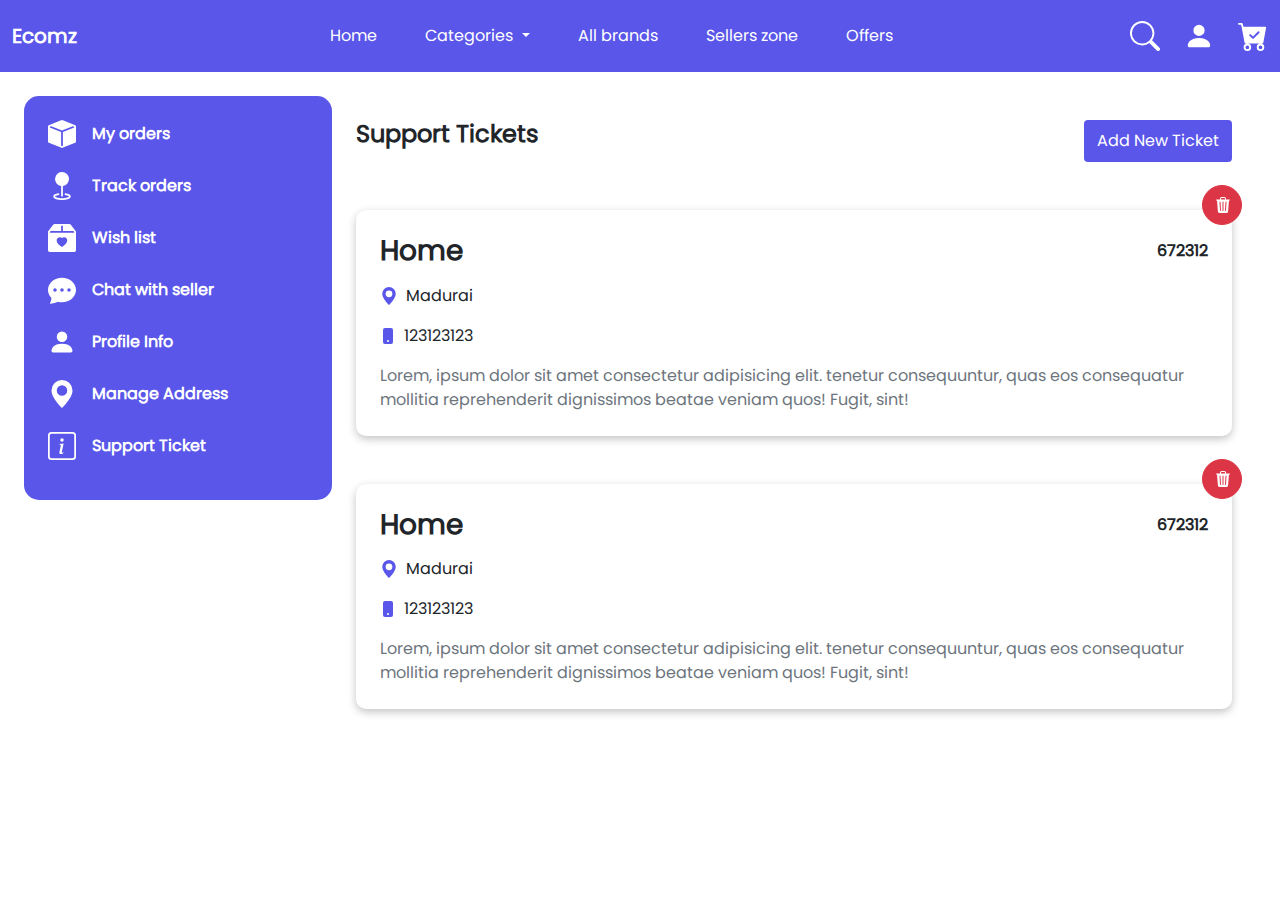
<file: SupportTickets.html>
<html>
    <head>
        <meta charset="UTF-8" />
        <meta name="viewport" content="width=device-width, initial-scale=1.0" />
        <!-- External links -->
        <link rel="stylesheet" href="Styles/main.css" />
        <link rel="stylesheet" href="Styles/Responsive.css" />
        <link
          rel="stylesheet"
          href="https://cdn.jsdelivr.net/npm/swiper@8/swiper-bundle.min.css"
        />
        <script src="https://cdn.jsdelivr.net/npm/swiper@8/swiper-bundle.min.js"></script>
      </head>
     
    <body>

        <button onclick="topFunction()" id="myBtn" title="Go to top">
            <svg xmlns="http://www.w3.org/2000/svg" width="30" height="30" fill="currentColor" class="bi bi-arrow-up-short" viewBox="0 0 16 16">
              <path fill-rule="evenodd" d="M8 12a.5.5 0 0 0 .5-.5V5.707l2.146 2.147a.5.5 0 0 0 .708-.708l-3-3a.5.5 0 0 0-.708 0l-3 3a.5.5 0 1 0 .708.708L7.5 5.707V11.5a.5.5 0 0 0 .5.5z"/>
            </svg>
          </button>
          
          <nav class="navbar navbar-expand-lg Navbar_container py-3">
            <div class="container-fluid">
              <div>
                <a class="navbar-brand text-white fw-bold" href="Index.html">Ecomz</a>
              </div>
      
              <button
                class="navbar-toggler"
                type="button"
                data-bs-toggle="collapse"
                data-bs-target="#navbarNavDropdown"
                aria-controls="navbarNavDropdown"
                aria-expanded="false"
                aria-label="Toggle navigation"
              >
                <svg
                  xmlns="http://www.w3.org/2000/svg"
                  width="30"
                  height="30"
                  fill="currentColor"
                  class="bi bi-text-right fs-4 text-white"
                  viewBox="0 0 16 16"
                >
                  <path
                    fill-rule="evenodd"
                    d="M6 12.5a.5.5 0 0 1 .5-.5h7a.5.5 0 0 1 0 1h-7a.5.5 0 0 1-.5-.5zm-4-3a.5.5 0 0 1 .5-.5h11a.5.5 0 0 1 0 1h-11a.5.5 0 0 1-.5-.5zm4-3a.5.5 0 0 1 .5-.5h7a.5.5 0 0 1 0 1h-7a.5.5 0 0 1-.5-.5zm-4-3a.5.5 0 0 1 .5-.5h11a.5.5 0 0 1 0 1h-11a.5.5 0 0 1-.5-.5z"
                  />
                </svg>
              </button>
              <div class="collapse navbar-collapse" id="navbarNavDropdown">
                <ul class="navbar-nav text-white">
                  <li class="nav-item">
                    <a class="nav-link active" aria-current="page" href="Index.html">Home</a>
                  </li>
                  <li class="nav-item dropdown">
                    <a
                      class="nav-link dropdown-toggle"
                      href="#"
                      id="navbarDropdownMenuLink"
                      role="button"
                      data-bs-toggle="dropdown"
                      aria-expanded="false"
                    >
                      Categories
                    </a>
                    <ul
                      class="dropdown-menu"
                      aria-labelledby="navbarDropdownMenuLink"
                    >
                      <li><a class="dropdown-item" href="#">Action</a></li>
                      <li><a class="dropdown-item" href="#">Another action</a></li>
                      <li>
                        <a class="dropdown-item" href="#">Something else here</a>
                      </li>
                    </ul>
                  </li>
                  <li class="nav-item">
                    <a class="nav-link" href="#">All brands</a>
                  </li>
      
                  <li class="nav-item">
                    <a class="nav-link" href="Sellerzone.html">Sellers zone</a>
                  </li>
                  <li class="nav-item">
                    <a class="nav-link" href="Offerspage.html">Offers</a>
                  </li>
                </ul>
              </div>
      
              <div
                class="collapse navbar-collapse"
                id="navbarNavDropdown"
                class="d-flex"
              >
                <a href="#">
                  <svg
                    xmlns="http://www.w3.org/2000/svg"
                    width="30"
                    height="30"
                    fill="currentColor"
                    class="bi bi-search text-white"
                    viewBox="0 0 16 16"
                  >
                    <path
                      d="M11.742 10.344a6.5 6.5 0 1 0-1.397 1.398h-.001c.03.04.062.078.098.115l3.85 3.85a1 1 0 0 0 1.415-1.414l-3.85-3.85a1.007 1.007 0 0 0-.115-.1zM12 6.5a5.5 5.5 0 1 1-11 0 5.5 5.5 0 0 1 11 0z"
                    />
                  </svg>
                </a>
                <a href="Login.html" class="mx-4">
                  <svg
                    xmlns="http://www.w3.org/2000/svg"
                    width="30"
                    height="30"
                    fill="currentColor"
                    class="bi bi-person-fill text-white"
                    viewBox="0 0 16 16"
                  >
                    <path
                      d="M3 14s-1 0-1-1 1-4 6-4 6 3 6 4-1 1-1 1H3Zm5-6a3 3 0 1 0 0-6 3 3 0 0 0 0 6Z"
                    />
                  </svg>
                </a>
                <a href="#">
                  <svg
                    xmlns="http://www.w3.org/2000/svg"
                    width="30"
                    height="30"
                    fill="currentColor"
                    class="bi bi-cart-check-fill text-white"
                    viewBox="0 0 16 16"
                  >
                    <path
                      d="M.5 1a.5.5 0 0 0 0 1h1.11l.401 1.607 1.498 7.985A.5.5 0 0 0 4 12h1a2 2 0 1 0 0 4 2 2 0 0 0 0-4h7a2 2 0 1 0 0 4 2 2 0 0 0 0-4h1a.5.5 0 0 0 .491-.408l1.5-8A.5.5 0 0 0 14.5 3H2.89l-.405-1.621A.5.5 0 0 0 2 1H.5zM6 14a1 1 0 1 1-2 0 1 1 0 0 1 2 0zm7 0a1 1 0 1 1-2 0 1 1 0 0 1 2 0zm-1.646-7.646-3 3a.5.5 0 0 1-.708 0l-1.5-1.5a.5.5 0 1 1 .708-.708L8 8.293l2.646-2.647a.5.5 0 0 1 .708.708z"
                    />
                  </svg>
                </a>
              </div>
            </div>
          </nav>
 
        
          <div class="Dashboard-container m-4 d-flex">
            <div class="col-3 ">
             <div class="Sidebar p-4">
                <ul class="list-unstyled ">
                    <a href="Dashboard.html" class="text-decoration-none ">
                       <div class="d-flex align-items-center mb-4">
                        <svg xmlns="http://www.w3.org/2000/svg" width="28" height="28" fill="currentColor" class="bi bi-box-fill text-white" viewBox="0 0 16 16">
                            <path fill-rule="evenodd" d="M15.528 2.973a.75.75 0 0 1 .472.696v8.662a.75.75 0 0 1-.472.696l-7.25 2.9a.75.75 0 0 1-.557 0l-7.25-2.9A.75.75 0 0 1 0 12.331V3.669a.75.75 0 0 1 .471-.696L7.443.184l.004-.001.274-.11a.75.75 0 0 1 .558 0l.274.11.004.001 6.971 2.789Zm-1.374.527L8 5.962 1.846 3.5 1 3.839v.4l6.5 2.6v7.922l.5.2.5-.2V6.84l6.5-2.6v-.4l-.846-.339Z"/>
                          </svg>
                        <li class="text-white ms-3 fw-bold fs-6">My orders</li>
                       </div>
                    </a>
                    <a href="Trackorders.html" class="text-decoration-none">
                        <div class="d-flex align-items-center mb-4">
                            <svg xmlns="http://www.w3.org/2000/svg" width="28" height="28" fill="currentColor" class="bi bi-geo-fill text-white" viewBox="0 0 16 16">
                                <path fill-rule="evenodd" d="M4 4a4 4 0 1 1 4.5 3.969V13.5a.5.5 0 0 1-1 0V7.97A4 4 0 0 1 4 3.999zm2.493 8.574a.5.5 0 0 1-.411.575c-.712.118-1.28.295-1.655.493a1.319 1.319 0 0 0-.37.265.301.301 0 0 0-.057.09V14l.002.008a.147.147 0 0 0 .016.033.617.617 0 0 0 .145.15c.165.13.435.27.813.395.751.25 1.82.414 3.024.414s2.273-.163 3.024-.414c.378-.126.648-.265.813-.395a.619.619 0 0 0 .146-.15.148.148 0 0 0 .015-.033L12 14v-.004a.301.301 0 0 0-.057-.09 1.318 1.318 0 0 0-.37-.264c-.376-.198-.943-.375-1.655-.493a.5.5 0 1 1 .164-.986c.77.127 1.452.328 1.957.594C12.5 13 13 13.4 13 14c0 .426-.26.752-.544.977-.29.228-.68.413-1.116.558-.878.293-2.059.465-3.34.465-1.281 0-2.462-.172-3.34-.465-.436-.145-.826-.33-1.116-.558C3.26 14.752 3 14.426 3 14c0-.599.5-1 .961-1.243.505-.266 1.187-.467 1.957-.594a.5.5 0 0 1 .575.411z"/>
                              </svg>
                         <li class="text-white ms-3 fw-bold fs-6">Track orders</li>
                        </div>
                     </a>
                     <a href="Wishlist.html" class="text-decoration-none">
                        <div class="d-flex align-items-center mb-4">
                            <svg xmlns="http://www.w3.org/2000/svg" width="28" height="28" fill="currentColor" class="bi bi-box2-heart-fill text-white" viewBox="0 0 16 16">
                                <path d="M3.75 0a1 1 0 0 0-.8.4L.1 4.2a.5.5 0 0 0-.1.3V15a1 1 0 0 0 1 1h14a1 1 0 0 0 1-1V4.5a.5.5 0 0 0-.1-.3L13.05.4a1 1 0 0 0-.8-.4h-8.5ZM8.5 4h6l.5.667V5H1v-.333L1.5 4h6V1h1v3ZM8 7.993c1.664-1.711 5.825 1.283 0 5.132-5.825-3.85-1.664-6.843 0-5.132Z"/>
                              </svg>
                         <li class="text-white ms-3 fw-bold fs-6">Wish list</li>
                        </div>
                     </a>
                     <a href="#" class="text-decoration-none">
                        <div class="d-flex align-items-center mb-4">
                            <svg xmlns="http://www.w3.org/2000/svg" width="28" height="28" fill="currentColor" class="bi bi-chat-dots-fill text-white" viewBox="0 0 16 16">
                                <path d="M16 8c0 3.866-3.582 7-8 7a9.06 9.06 0 0 1-2.347-.306c-.584.296-1.925.864-4.181 1.234-.2.032-.352-.176-.273-.362.354-.836.674-1.95.77-2.966C.744 11.37 0 9.76 0 8c0-3.866 3.582-7 8-7s8 3.134 8 7zM5 8a1 1 0 1 0-2 0 1 1 0 0 0 2 0zm4 0a1 1 0 1 0-2 0 1 1 0 0 0 2 0zm3 1a1 1 0 1 0 0-2 1 1 0 0 0 0 2z"/>
                              </svg>
                         <li class="text-white ms-3 fw-bold fs-6">Chat with seller</li>
                        </div>
                     </a>
                     <a href="Profile.html" class="text-decoration-none">
                        <div class="d-flex align-items-center mb-4">
                            <svg xmlns="http://www.w3.org/2000/svg" width="28" height="28" fill="currentColor" class="bi bi-person-fill text-white" viewBox="0 0 16 16">
                                <path d="M3 14s-1 0-1-1 1-4 6-4 6 3 6 4-1 1-1 1H3Zm5-6a3 3 0 1 0 0-6 3 3 0 0 0 0 6Z"/>
                              </svg>
                         <li class="text-white ms-3 fw-bold fs-6">Profile Info</li>
                        </div>
                     </a>
                     <a href="Manageaddress.html" class="text-decoration-none">
                        <div class="d-flex align-items-center mb-4">
                            <svg xmlns="http://www.w3.org/2000/svg" width="28" height="28" fill="currentColor" class="bi bi-geo-alt-fill text-white" viewBox="0 0 16 16">
                                <path d="M8 16s6-5.686 6-10A6 6 0 0 0 2 6c0 4.314 6 10 6 10zm0-7a3 3 0 1 1 0-6 3 3 0 0 1 0 6z"/>
                              </svg>
                         <li class="text-white ms-3 fw-bold fs-6"> Manage Address</li>
                        </div>
                     </a>
                     <a href="SupportTickets.html" class="text-decoration-none">
                        <div class="d-flex align-items-center ">
                            <svg xmlns="http://www.w3.org/2000/svg" width="28" height="28" fill="currentColor" class="bi bi-info-square text-white" viewBox="0 0 16 16">
                                <path d="M14 1a1 1 0 0 1 1 1v12a1 1 0 0 1-1 1H2a1 1 0 0 1-1-1V2a1 1 0 0 1 1-1h12zM2 0a2 2 0 0 0-2 2v12a2 2 0 0 0 2 2h12a2 2 0 0 0 2-2V2a2 2 0 0 0-2-2H2z"/>
                                <path d="m8.93 6.588-2.29.287-.082.38.45.083c.294.07.352.176.288.469l-.738 3.468c-.194.897.105 1.319.808 1.319.545 0 1.178-.252 1.465-.598l.088-.416c-.2.176-.492.246-.686.246-.275 0-.375-.193-.304-.533L8.93 6.588zM9 4.5a1 1 0 1 1-2 0 1 1 0 0 1 2 0z"/>
                              </svg>
                         <li class="text-white ms-3 fw-bold fs-6">Support Ticket</li>
                        </div>
                     </a>

                   </ul>
             </div>
            </div>
            
            <div class="col-9">
                <div class="d-flex justify-content-between px-4 my-4">
                    <div>
                        <h4 class="fw-bold">Support Tickets</h4>
                    </div>
                    <div >
                      <button class="btn btns text-white py-2" data-bs-toggle="modal" data-bs-target="#exampleModal">Add New Ticket</button>
                    </div>
                </div>
                  <div class=" mx-4 mt-5">

                   <div class="Content-section col-12 position-relative mb-5">
                    <div class="Delete-btn">
                        <button class="btn btn-danger w-100 h-100">
                            <svg xmlns="http://www.w3.org/2000/svg" width="16" height="16" fill="currentColor" class="bi bi-trash3-fill" viewBox="0 0 16 16">
                                <path d="M11 1.5v1h3.5a.5.5 0 0 1 0 1h-.538l-.853 10.66A2 2 0 0 1 11.115 16h-6.23a2 2 0 0 1-1.994-1.84L2.038 3.5H1.5a.5.5 0 0 1 0-1H5v-1A1.5 1.5 0 0 1 6.5 0h3A1.5 1.5 0 0 1 11 1.5Zm-5 0v1h4v-1a.5.5 0 0 0-.5-.5h-3a.5.5 0 0 0-.5.5ZM4.5 5.029l.5 8.5a.5.5 0 1 0 .998-.06l-.5-8.5a.5.5 0 1 0-.998.06Zm6.53-.528a.5.5 0 0 0-.528.47l-.5 8.5a.5.5 0 0 0 .998.058l.5-8.5a.5.5 0 0 0-.47-.528ZM8 4.5a.5.5 0 0 0-.5.5v8.5a.5.5 0 0 0 1 0V5a.5.5 0 0 0-.5-.5Z"/>
                              </svg>
                        </button>
                    </div>
                      <div class="p-4 ">
                       <div class="d-flex align-items-center justify-content-between">
                        <h3 class="fw-bold">Home</h3>
                        <h6 class="fw-bold">672312</h6>
                       </div>
                        <div class="d-flex py-2 align-items-center">
                            <svg xmlns="http://www.w3.org/2000/svg" width="18" height="18" fill="currentColor" class="bi bi-geo-alt-fill colors" viewBox="0 0 16 16">
                                <path d="M8 16s6-5.686 6-10A6 6 0 0 0 2 6c0 4.314 6 10 6 10zm0-7a3 3 0 1 1 0-6 3 3 0 0 1 0 6z"/>
                              </svg>
                              <p class="m-0 ps-2 ">Madurai</p>
                        </div>
                        <div class="d-flex py-2 align-items-center">
                            <svg xmlns="http://www.w3.org/2000/svg" width="16" height="16" fill="currentColor" class="bi bi-phone-fill colors" viewBox="0 0 16 16">
                                <path d="M3 2a2 2 0 0 1 2-2h6a2 2 0 0 1 2 2v12a2 2 0 0 1-2 2H5a2 2 0 0 1-2-2V2zm6 11a1 1 0 1 0-2 0 1 1 0 0 0 2 0z"/>
                              </svg>
                              <p class="m-0 ps-2 ">123123123</p>
                        </div>
                        <p class=" m-0 pt-2 text-secondary">
                            Lorem, ipsum dolor sit amet consectetur adipisicing elit. tenetur consequuntur, quas eos consequatur mollitia reprehenderit dignissimos beatae veniam quos! Fugit, sint!
                        </p>
 </div> 
                    </div>
        <div class="Content-section col-12 position-relative ">
            <div class="Delete-btn">
                <button class="btn btn-danger w-100 h-100">
                    <svg xmlns="http://www.w3.org/2000/svg" width="16" height="16" fill="currentColor" class="bi bi-trash3-fill" viewBox="0 0 16 16">
                        <path d="M11 1.5v1h3.5a.5.5 0 0 1 0 1h-.538l-.853 10.66A2 2 0 0 1 11.115 16h-6.23a2 2 0 0 1-1.994-1.84L2.038 3.5H1.5a.5.5 0 0 1 0-1H5v-1A1.5 1.5 0 0 1 6.5 0h3A1.5 1.5 0 0 1 11 1.5Zm-5 0v1h4v-1a.5.5 0 0 0-.5-.5h-3a.5.5 0 0 0-.5.5ZM4.5 5.029l.5 8.5a.5.5 0 1 0 .998-.06l-.5-8.5a.5.5 0 1 0-.998.06Zm6.53-.528a.5.5 0 0 0-.528.47l-.5 8.5a.5.5 0 0 0 .998.058l.5-8.5a.5.5 0 0 0-.47-.528ZM8 4.5a.5.5 0 0 0-.5.5v8.5a.5.5 0 0 0 1 0V5a.5.5 0 0 0-.5-.5Z"/>
                      </svg>
                </button>
            </div>
              <div class="p-4">
               <div class="d-flex align-items-center justify-content-between">
                <h3 class="fw-bold">Home</h3>
                <h6 class="fw-bold">672312</h6>
               </div>
                <div class="d-flex py-2 align-items-center">
                    <svg xmlns="http://www.w3.org/2000/svg" width="18" height="18" fill="currentColor" class="bi bi-geo-alt-fill colors" viewBox="0 0 16 16">
                        <path d="M8 16s6-5.686 6-10A6 6 0 0 0 2 6c0 4.314 6 10 6 10zm0-7a3 3 0 1 1 0-6 3 3 0 0 1 0 6z"/>
                      </svg>
                      <p class="m-0 ps-2 ">Madurai</p>
                </div>
                <div class="d-flex py-2 align-items-center">
                    <svg xmlns="http://www.w3.org/2000/svg" width="16" height="16" fill="currentColor" class="bi bi-phone-fill colors" viewBox="0 0 16 16">
                        <path d="M3 2a2 2 0 0 1 2-2h6a2 2 0 0 1 2 2v12a2 2 0 0 1-2 2H5a2 2 0 0 1-2-2V2zm6 11a1 1 0 1 0-2 0 1 1 0 0 0 2 0z"/>
                      </svg>
                      <p class="m-0 ps-2 ">123123123</p>
                </div>
                <p class=" m-0 pt-2 text-secondary">
                    Lorem, ipsum dolor sit amet consectetur adipisicing elit. tenetur consequuntur, quas eos consequatur mollitia reprehenderit dignissimos beatae veniam quos! Fugit, sint!
                </p>

    </div> 
        </div>
          <div class="modal fade" id="exampleModal" tabindex="-1" aria-labelledby="exampleModalLabel" aria-hidden="true">
            <div class="modal-dialog modal-lg">
              <div class="modal-content">
                <div class="modal-header">
                  <h5 class="modal-title" id="exampleModalLabel">Add a Support Ticket</h5>
                  <button type="button" class="btn-close" data-bs-dismiss="modal" aria-label="Close"></button>
                </div>
                <div class="modal-body ">
                  <div class="m-4">
                    <form class="border-1  ">
                     
                        <div class="d-flex">
                          <div class="col-6 mb-3">
                              <input type="text" class='form-control form-padding ' placeholder="Enter the Subject.."/>
                            </div>
                            <div class="col-6">
                              <input type="text" class='form-control form-padding ms-3' placeholder="Enter the Type.."/>
                            </div>
                        </div>
                      
                        <div class="d-flex mb-3">
                            <div class="form-check me-3">
                                <input class="form-check-input" type="radio" name="flexRadioDefault" id="flexRadioDefault1">
                                <label class="form-check-label" for="flexRadioDefault1">
                                Urgent
                                </label>
                              </div>
                              <div class="form-check me-3">
                                <input class="form-check-input" type="radio" name="flexRadioDefault" id="flexRadioDefault1">
                                <label class="form-check-label" for="flexRadioDefault1">
                                    High
                                </label>
                              </div>
                              <div class="form-check me-3">
                                <input class="form-check-input" type="radio" name="flexRadioDefault" id="flexRadioDefault1">
                                <label class="form-check-label" for="flexRadioDefault1">
                                    Medium
                                </label>
                              </div>
                              <div class="form-check">
                                <input class="form-check-input" type="radio" name="flexRadioDefault" id="flexRadioDefault1">
                                <label class="form-check-label" for="flexRadioDefault1">
                                    Low
                                </label>
                              </div>
                        </div>
                        <div class="mb-3">
                            <textarea class="form-control" id="exampleFormControlTextarea1" rows="4" placeholder="Describe the Issue..."></textarea>
                        </div>
                        <button class="btn form-padding btns text-white" >Add a Ticket</button>
                  </form>
                  </div>
                </div>
               
              </div>
            </div>


          <script
      src="https://cdn.jsdelivr.net/npm/@popperjs/core@2.9.2/dist/umd/popper.min.js"
      integrity="sha384-IQsoLXl5PILFhosVNubq5LC7Qb9DXgDA9i+tQ8Zj3iwWAwPtgFTxbJ8NT4GN1R8p"
      crossorigin="anonymous"
    ></script>
    <script
      src="https://cdn.jsdelivr.net/npm/bootstrap@5.0.2/dist/js/bootstrap.min.js"
      integrity="sha384-cVKIPhGWiC2Al4u+LWgxfKTRIcfu0JTxR+EQDz/bgldoEyl4H0zUF0QKbrJ0EcQF"
      crossorigin="anonymous"
    ></script>
    </body>
</html>
</file>
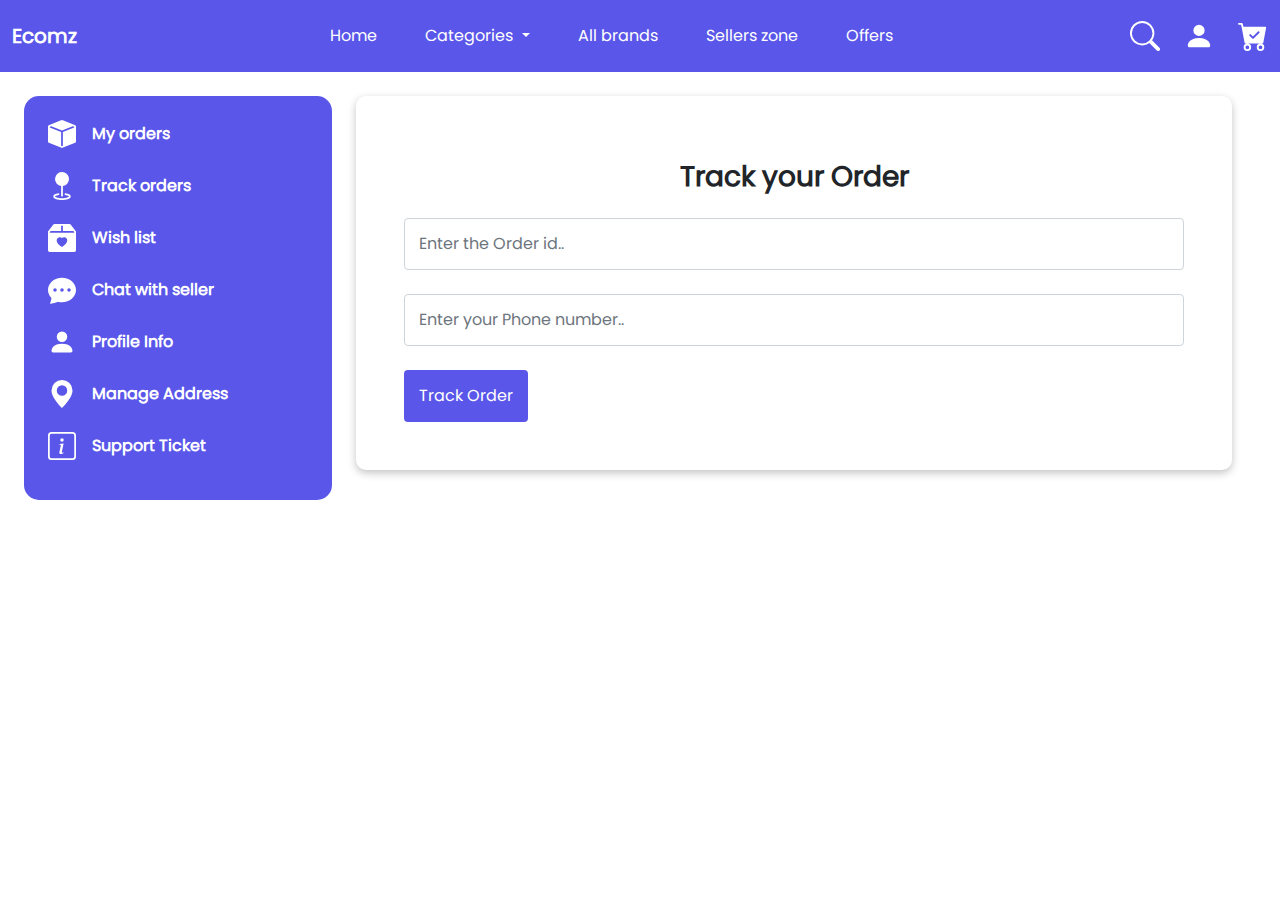
<file: Trackorders.html>
<html>
    <head>
        <meta charset="UTF-8" />
        <meta name="viewport" content="width=device-width, initial-scale=1.0" />
        <!-- External links -->
        <link rel="stylesheet" href="Styles/main.css" />
        <link rel="stylesheet" href="Styles/Responsive.css" />
        <link
          rel="stylesheet"
          href="https://cdn.jsdelivr.net/npm/swiper@8/swiper-bundle.min.css"
        />
        <script src="https://cdn.jsdelivr.net/npm/swiper@8/swiper-bundle.min.js"></script>
      </head>
     
    <body>

        <button onclick="topFunction()" id="myBtn" title="Go to top">
            <svg xmlns="http://www.w3.org/2000/svg" width="30" height="30" fill="currentColor" class="bi bi-arrow-up-short" viewBox="0 0 16 16">
              <path fill-rule="evenodd" d="M8 12a.5.5 0 0 0 .5-.5V5.707l2.146 2.147a.5.5 0 0 0 .708-.708l-3-3a.5.5 0 0 0-.708 0l-3 3a.5.5 0 1 0 .708.708L7.5 5.707V11.5a.5.5 0 0 0 .5.5z"/>
            </svg>
          </button>
      
          <nav class="navbar navbar-expand-lg Navbar_container py-3">
            <div class="container-fluid">
              <div>
                <a class="navbar-brand text-white fw-bold" href="Index.html">Ecomz</a>
              </div>
      
              <button
                class="navbar-toggler"
                type="button"
                data-bs-toggle="collapse"
                data-bs-target="#navbarNavDropdown"
                aria-controls="navbarNavDropdown"
                aria-expanded="false"
                aria-label="Toggle navigation"
              >
                <svg
                  xmlns="http://www.w3.org/2000/svg"
                  width="30"
                  height="30"
                  fill="currentColor"
                  class="bi bi-text-right fs-4 text-white"
                  viewBox="0 0 16 16"
                >
                  <path
                    fill-rule="evenodd"
                    d="M6 12.5a.5.5 0 0 1 .5-.5h7a.5.5 0 0 1 0 1h-7a.5.5 0 0 1-.5-.5zm-4-3a.5.5 0 0 1 .5-.5h11a.5.5 0 0 1 0 1h-11a.5.5 0 0 1-.5-.5zm4-3a.5.5 0 0 1 .5-.5h7a.5.5 0 0 1 0 1h-7a.5.5 0 0 1-.5-.5zm-4-3a.5.5 0 0 1 .5-.5h11a.5.5 0 0 1 0 1h-11a.5.5 0 0 1-.5-.5z"
                  />
                </svg>
              </button>
              <div class="collapse navbar-collapse" id="navbarNavDropdown">
                <ul class="navbar-nav text-white">
                  <li class="nav-item">
                    <a class="nav-link active" aria-current="page" href="Index.html">Home</a>
                  </li>
                  <li class="nav-item dropdown">
                    <a
                      class="nav-link dropdown-toggle"
                      href="#"
                      id="navbarDropdownMenuLink"
                      role="button"
                      data-bs-toggle="dropdown"
                      aria-expanded="false"
                    >
                      Categories
                    </a>
                    <ul
                      class="dropdown-menu"
                      aria-labelledby="navbarDropdownMenuLink"
                    >
                      <li><a class="dropdown-item" href="#">Action</a></li>
                      <li><a class="dropdown-item" href="#">Another action</a></li>
                      <li>
                        <a class="dropdown-item" href="#">Something else here</a>
                      </li>
                    </ul>
                  </li>
                  <li class="nav-item">
                    <a class="nav-link" href="#">All brands</a>
                  </li>
      
                  <li class="nav-item">
                    <a class="nav-link" href="Sellerzone.html">Sellers zone</a>
                  </li>
                  <li class="nav-item">
                    <a class="nav-link" href="Offerspage.html">Offers</a>
                  </li>
                </ul>
              </div>
      
              <div
                class="collapse navbar-collapse"
                id="navbarNavDropdown"
                class="d-flex"
              >
                <a href="#">
                  <svg
                    xmlns="http://www.w3.org/2000/svg"
                    width="30"
                    height="30"
                    fill="currentColor"
                    class="bi bi-search text-white"
                    viewBox="0 0 16 16"
                  >
                    <path
                      d="M11.742 10.344a6.5 6.5 0 1 0-1.397 1.398h-.001c.03.04.062.078.098.115l3.85 3.85a1 1 0 0 0 1.415-1.414l-3.85-3.85a1.007 1.007 0 0 0-.115-.1zM12 6.5a5.5 5.5 0 1 1-11 0 5.5 5.5 0 0 1 11 0z"
                    />
                  </svg>
                </a>
                <a href="Login.html" class="mx-4">
                  <svg
                    xmlns="http://www.w3.org/2000/svg"
                    width="30"
                    height="30"
                    fill="currentColor"
                    class="bi bi-person-fill text-white"
                    viewBox="0 0 16 16"
                  >
                    <path
                      d="M3 14s-1 0-1-1 1-4 6-4 6 3 6 4-1 1-1 1H3Zm5-6a3 3 0 1 0 0-6 3 3 0 0 0 0 6Z"
                    />
                  </svg>
                </a>
                <a href="#">
                  <svg
                    xmlns="http://www.w3.org/2000/svg"
                    width="30"
                    height="30"
                    fill="currentColor"
                    class="bi bi-cart-check-fill text-white"
                    viewBox="0 0 16 16"
                  >
                    <path
                      d="M.5 1a.5.5 0 0 0 0 1h1.11l.401 1.607 1.498 7.985A.5.5 0 0 0 4 12h1a2 2 0 1 0 0 4 2 2 0 0 0 0-4h7a2 2 0 1 0 0 4 2 2 0 0 0 0-4h1a.5.5 0 0 0 .491-.408l1.5-8A.5.5 0 0 0 14.5 3H2.89l-.405-1.621A.5.5 0 0 0 2 1H.5zM6 14a1 1 0 1 1-2 0 1 1 0 0 1 2 0zm7 0a1 1 0 1 1-2 0 1 1 0 0 1 2 0zm-1.646-7.646-3 3a.5.5 0 0 1-.708 0l-1.5-1.5a.5.5 0 1 1 .708-.708L8 8.293l2.646-2.647a.5.5 0 0 1 .708.708z"
                    />
                  </svg>
                </a>
              </div>
            </div>
          </nav>
        
          <div class="Dashboard-container m-4 d-flex">
            <div class="col-3 ">
             <div class="Sidebar p-4">
                <ul class="list-unstyled ">
                    <a href="Dashboard.html" class="text-decoration-none ">
                       <div class="d-flex align-items-center mb-4">
                        <svg xmlns="http://www.w3.org/2000/svg" width="28" height="28" fill="currentColor" class="bi bi-box-fill text-white" viewBox="0 0 16 16">
                            <path fill-rule="evenodd" d="M15.528 2.973a.75.75 0 0 1 .472.696v8.662a.75.75 0 0 1-.472.696l-7.25 2.9a.75.75 0 0 1-.557 0l-7.25-2.9A.75.75 0 0 1 0 12.331V3.669a.75.75 0 0 1 .471-.696L7.443.184l.004-.001.274-.11a.75.75 0 0 1 .558 0l.274.11.004.001 6.971 2.789Zm-1.374.527L8 5.962 1.846 3.5 1 3.839v.4l6.5 2.6v7.922l.5.2.5-.2V6.84l6.5-2.6v-.4l-.846-.339Z"/>
                          </svg>
                        <li class="text-white ms-3 fw-bold fs-6">My orders</li>
                       </div>
                    </a>
                    <a href="Trackorders.html" class="text-decoration-none">
                        <div class="d-flex align-items-center mb-4">
                            <svg xmlns="http://www.w3.org/2000/svg" width="28" height="28" fill="currentColor" class="bi bi-geo-fill text-white" viewBox="0 0 16 16">
                                <path fill-rule="evenodd" d="M4 4a4 4 0 1 1 4.5 3.969V13.5a.5.5 0 0 1-1 0V7.97A4 4 0 0 1 4 3.999zm2.493 8.574a.5.5 0 0 1-.411.575c-.712.118-1.28.295-1.655.493a1.319 1.319 0 0 0-.37.265.301.301 0 0 0-.057.09V14l.002.008a.147.147 0 0 0 .016.033.617.617 0 0 0 .145.15c.165.13.435.27.813.395.751.25 1.82.414 3.024.414s2.273-.163 3.024-.414c.378-.126.648-.265.813-.395a.619.619 0 0 0 .146-.15.148.148 0 0 0 .015-.033L12 14v-.004a.301.301 0 0 0-.057-.09 1.318 1.318 0 0 0-.37-.264c-.376-.198-.943-.375-1.655-.493a.5.5 0 1 1 .164-.986c.77.127 1.452.328 1.957.594C12.5 13 13 13.4 13 14c0 .426-.26.752-.544.977-.29.228-.68.413-1.116.558-.878.293-2.059.465-3.34.465-1.281 0-2.462-.172-3.34-.465-.436-.145-.826-.33-1.116-.558C3.26 14.752 3 14.426 3 14c0-.599.5-1 .961-1.243.505-.266 1.187-.467 1.957-.594a.5.5 0 0 1 .575.411z"/>
                              </svg>
                         <li class="text-white ms-3 fw-bold fs-6">Track orders</li>
                        </div>
                     </a>
                     <a href="Wishlist.html" class="text-decoration-none">
                        <div class="d-flex align-items-center mb-4">
                            <svg xmlns="http://www.w3.org/2000/svg" width="28" height="28" fill="currentColor" class="bi bi-box2-heart-fill text-white" viewBox="0 0 16 16">
                                <path d="M3.75 0a1 1 0 0 0-.8.4L.1 4.2a.5.5 0 0 0-.1.3V15a1 1 0 0 0 1 1h14a1 1 0 0 0 1-1V4.5a.5.5 0 0 0-.1-.3L13.05.4a1 1 0 0 0-.8-.4h-8.5ZM8.5 4h6l.5.667V5H1v-.333L1.5 4h6V1h1v3ZM8 7.993c1.664-1.711 5.825 1.283 0 5.132-5.825-3.85-1.664-6.843 0-5.132Z"/>
                              </svg>
                         <li class="text-white ms-3 fw-bold fs-6">Wish list</li>
                        </div>
                     </a>
                     <a href="#" class="text-decoration-none">
                        <div class="d-flex align-items-center mb-4">
                            <svg xmlns="http://www.w3.org/2000/svg" width="28" height="28" fill="currentColor" class="bi bi-chat-dots-fill text-white" viewBox="0 0 16 16">
                                <path d="M16 8c0 3.866-3.582 7-8 7a9.06 9.06 0 0 1-2.347-.306c-.584.296-1.925.864-4.181 1.234-.2.032-.352-.176-.273-.362.354-.836.674-1.95.77-2.966C.744 11.37 0 9.76 0 8c0-3.866 3.582-7 8-7s8 3.134 8 7zM5 8a1 1 0 1 0-2 0 1 1 0 0 0 2 0zm4 0a1 1 0 1 0-2 0 1 1 0 0 0 2 0zm3 1a1 1 0 1 0 0-2 1 1 0 0 0 0 2z"/>
                              </svg>
                         <li class="text-white ms-3 fw-bold fs-6">Chat with seller</li>
                        </div>
                     </a>
                     <a href="Profile.html" class="text-decoration-none">
                        <div class="d-flex align-items-center mb-4">
                            <svg xmlns="http://www.w3.org/2000/svg" width="28" height="28" fill="currentColor" class="bi bi-person-fill text-white" viewBox="0 0 16 16">
                                <path d="M3 14s-1 0-1-1 1-4 6-4 6 3 6 4-1 1-1 1H3Zm5-6a3 3 0 1 0 0-6 3 3 0 0 0 0 6Z"/>
                              </svg>
                         <li class="text-white ms-3 fw-bold fs-6">Profile Info</li>
                        </div>
                     </a>
                     <a href="Manageaddress.html" class="text-decoration-none">
                        <div class="d-flex align-items-center mb-4">
                            <svg xmlns="http://www.w3.org/2000/svg" width="28" height="28" fill="currentColor" class="bi bi-geo-alt-fill text-white" viewBox="0 0 16 16">
                                <path d="M8 16s6-5.686 6-10A6 6 0 0 0 2 6c0 4.314 6 10 6 10zm0-7a3 3 0 1 1 0-6 3 3 0 0 1 0 6z"/>
                              </svg>
                         <li class="text-white ms-3 fw-bold fs-6"> Manage Address</li>
                        </div>
                     </a>
                     <a href="SupportTickets.html" class="text-decoration-none">
                        <div class="d-flex align-items-center ">
                            <svg xmlns="http://www.w3.org/2000/svg" width="28" height="28" fill="currentColor" class="bi bi-info-square text-white" viewBox="0 0 16 16">
                                <path d="M14 1a1 1 0 0 1 1 1v12a1 1 0 0 1-1 1H2a1 1 0 0 1-1-1V2a1 1 0 0 1 1-1h12zM2 0a2 2 0 0 0-2 2v12a2 2 0 0 0 2 2h12a2 2 0 0 0 2-2V2a2 2 0 0 0-2-2H2z"/>
                                <path d="m8.93 6.588-2.29.287-.082.38.45.083c.294.07.352.176.288.469l-.738 3.468c-.194.897.105 1.319.808 1.319.545 0 1.178-.252 1.465-.598l.088-.416c-.2.176-.492.246-.686.246-.275 0-.375-.193-.304-.533L8.93 6.588zM9 4.5a1 1 0 1 1-2 0 1 1 0 0 1 2 0z"/>
                              </svg>
                         <li class="text-white ms-3 fw-bold fs-6">Support Ticket</li>
                        </div>
                     </a>

                   </ul>
             </div>
            </div>

            <div class="col-9">
              
                  <div class="Content-section mx-4">

                  <div class="Trackorders-form p-5">
                    <form class="border-1  ">
                        <h3 class="py-3 text-center fw-bold">Track your Order</h3>
                          <div>
                            <input type="number" class='form-control form-padding ' placeholder="Enter the Order id.."/>
                          </div>
                          <div>
                            <input type="text" class='form-control form-padding my-4' placeholder="Enter your Phone number.."/>
                          </div>
                          <button class="btn form-padding btns text-white" >Track Order</button>
                    </form>
                  </div>
                  </div>
            </div>
          </div>

    </body>
</html>
</file>
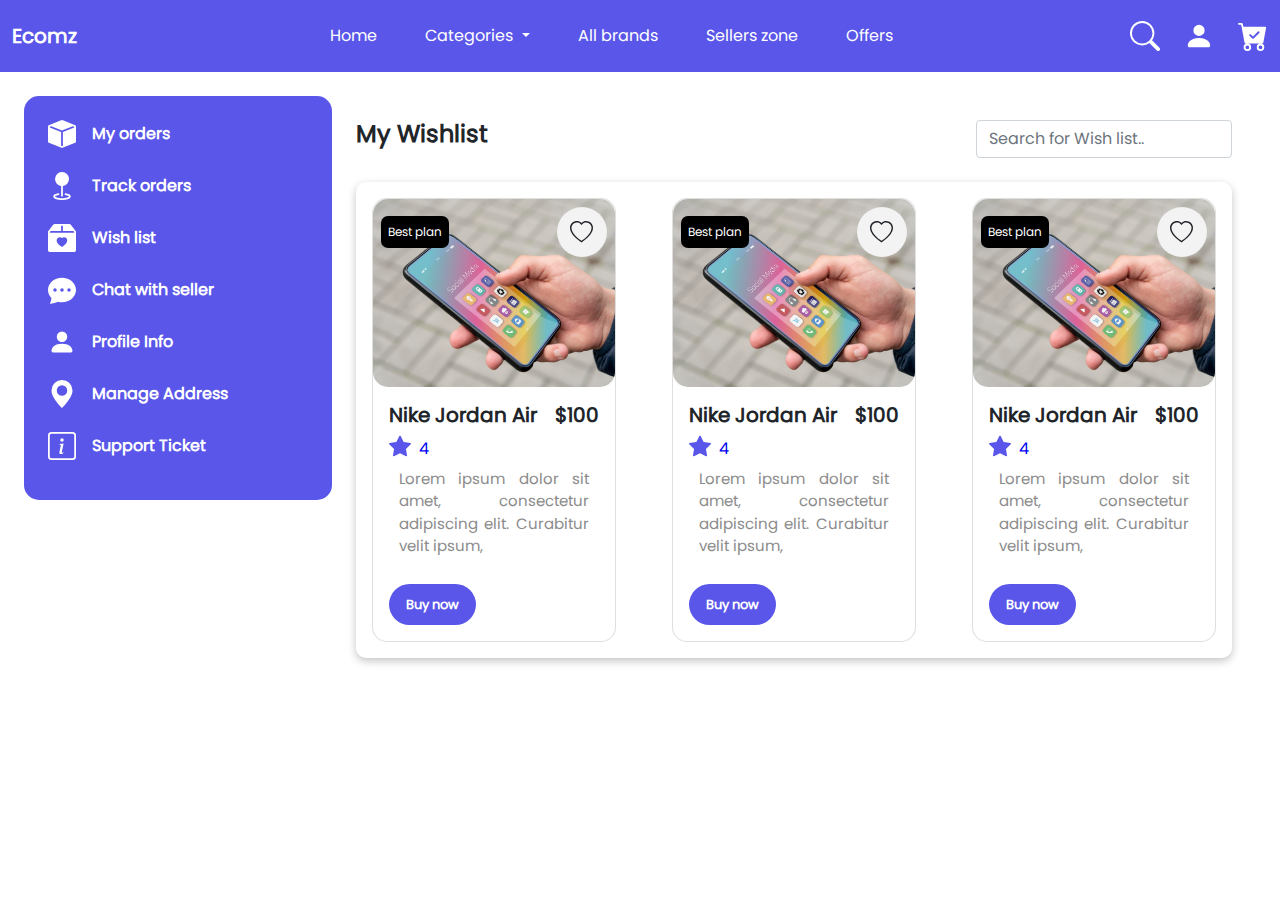
<file: Wishlist.html>
<html>
    <head>
        <meta charset="UTF-8" />
        <meta name="viewport" content="width=device-width, initial-scale=1.0" />
        <!-- External links -->
        <link rel="stylesheet" href="Styles/main.css" />
        <link rel="stylesheet" href="Styles/Responsive.css" />
        <link
          rel="stylesheet"
          href="https://cdn.jsdelivr.net/npm/swiper@8/swiper-bundle.min.css"
        />
        <script src="https://cdn.jsdelivr.net/npm/swiper@8/swiper-bundle.min.js"></script>
      </head>
     
    <body>

        <button onclick="topFunction()" id="myBtn" title="Go to top">
            <svg xmlns="http://www.w3.org/2000/svg" width="30" height="30" fill="currentColor" class="bi bi-arrow-up-short" viewBox="0 0 16 16">
              <path fill-rule="evenodd" d="M8 12a.5.5 0 0 0 .5-.5V5.707l2.146 2.147a.5.5 0 0 0 .708-.708l-3-3a.5.5 0 0 0-.708 0l-3 3a.5.5 0 1 0 .708.708L7.5 5.707V11.5a.5.5 0 0 0 .5.5z"/>
            </svg>
          </button>
      
          <nav class="navbar navbar-expand-lg Navbar_container py-3">
            <div class="container-fluid">
              <div>
                <a class="navbar-brand text-white fw-bold" href="Index.html">Ecomz</a>
              </div>
      
              <button
                class="navbar-toggler"
                type="button"
                data-bs-toggle="collapse"
                data-bs-target="#navbarNavDropdown"
                aria-controls="navbarNavDropdown"
                aria-expanded="false"
                aria-label="Toggle navigation"
              >
                <svg
                  xmlns="http://www.w3.org/2000/svg"
                  width="30"
                  height="30"
                  fill="currentColor"
                  class="bi bi-text-right fs-4 text-white"
                  viewBox="0 0 16 16"
                >
                  <path
                    fill-rule="evenodd"
                    d="M6 12.5a.5.5 0 0 1 .5-.5h7a.5.5 0 0 1 0 1h-7a.5.5 0 0 1-.5-.5zm-4-3a.5.5 0 0 1 .5-.5h11a.5.5 0 0 1 0 1h-11a.5.5 0 0 1-.5-.5zm4-3a.5.5 0 0 1 .5-.5h7a.5.5 0 0 1 0 1h-7a.5.5 0 0 1-.5-.5zm-4-3a.5.5 0 0 1 .5-.5h11a.5.5 0 0 1 0 1h-11a.5.5 0 0 1-.5-.5z"
                  />
                </svg>
              </button>
              <div class="collapse navbar-collapse" id="navbarNavDropdown">
                <ul class="navbar-nav text-white">
                  <li class="nav-item">
                    <a class="nav-link active" aria-current="page" href="Index.html">Home</a>
                  </li>
                  <li class="nav-item dropdown">
                    <a
                      class="nav-link dropdown-toggle"
                      href="#"
                      id="navbarDropdownMenuLink"
                      role="button"
                      data-bs-toggle="dropdown"
                      aria-expanded="false"
                    >
                      Categories
                    </a>
                    <ul
                      class="dropdown-menu"
                      aria-labelledby="navbarDropdownMenuLink"
                    >
                      <li><a class="dropdown-item" href="#">Action</a></li>
                      <li><a class="dropdown-item" href="#">Another action</a></li>
                      <li>
                        <a class="dropdown-item" href="#">Something else here</a>
                      </li>
                    </ul>
                  </li>
                  <li class="nav-item">
                    <a class="nav-link" href="#">All brands</a>
                  </li>
      
                  <li class="nav-item">
                    <a class="nav-link" href="Sellerzone.html">Sellers zone</a>
                  </li>
                  <li class="nav-item">
                    <a class="nav-link" href="Offerspage.html">Offers</a>
                  </li>
                </ul>
              </div>
      
              <div
                class="collapse navbar-collapse"
                id="navbarNavDropdown"
                class="d-flex"
              >
                <a href="#">
                  <svg
                    xmlns="http://www.w3.org/2000/svg"
                    width="30"
                    height="30"
                    fill="currentColor"
                    class="bi bi-search text-white"
                    viewBox="0 0 16 16"
                  >
                    <path
                      d="M11.742 10.344a6.5 6.5 0 1 0-1.397 1.398h-.001c.03.04.062.078.098.115l3.85 3.85a1 1 0 0 0 1.415-1.414l-3.85-3.85a1.007 1.007 0 0 0-.115-.1zM12 6.5a5.5 5.5 0 1 1-11 0 5.5 5.5 0 0 1 11 0z"
                    />
                  </svg>
                </a>
                <a href="Login.html" class="mx-4">
                  <svg
                    xmlns="http://www.w3.org/2000/svg"
                    width="30"
                    height="30"
                    fill="currentColor"
                    class="bi bi-person-fill text-white"
                    viewBox="0 0 16 16"
                  >
                    <path
                      d="M3 14s-1 0-1-1 1-4 6-4 6 3 6 4-1 1-1 1H3Zm5-6a3 3 0 1 0 0-6 3 3 0 0 0 0 6Z"
                    />
                  </svg>
                </a>
                <a href="#">
                  <svg
                    xmlns="http://www.w3.org/2000/svg"
                    width="30"
                    height="30"
                    fill="currentColor"
                    class="bi bi-cart-check-fill text-white"
                    viewBox="0 0 16 16"
                  >
                    <path
                      d="M.5 1a.5.5 0 0 0 0 1h1.11l.401 1.607 1.498 7.985A.5.5 0 0 0 4 12h1a2 2 0 1 0 0 4 2 2 0 0 0 0-4h7a2 2 0 1 0 0 4 2 2 0 0 0 0-4h1a.5.5 0 0 0 .491-.408l1.5-8A.5.5 0 0 0 14.5 3H2.89l-.405-1.621A.5.5 0 0 0 2 1H.5zM6 14a1 1 0 1 1-2 0 1 1 0 0 1 2 0zm7 0a1 1 0 1 1-2 0 1 1 0 0 1 2 0zm-1.646-7.646-3 3a.5.5 0 0 1-.708 0l-1.5-1.5a.5.5 0 1 1 .708-.708L8 8.293l2.646-2.647a.5.5 0 0 1 .708.708z"
                    />
                  </svg>
                </a>
              </div>
            </div>
          </nav>
 
        
          <div class="Dashboard-container m-4 d-flex">
            <div class="col-3 ">
             <div class="Sidebar p-4">
                <ul class="list-unstyled ">
                    <a href="Dashboard.html" class="text-decoration-none ">
                       <div class="d-flex align-items-center mb-4">
                        <svg xmlns="http://www.w3.org/2000/svg" width="28" height="28" fill="currentColor" class="bi bi-box-fill text-white" viewBox="0 0 16 16">
                            <path fill-rule="evenodd" d="M15.528 2.973a.75.75 0 0 1 .472.696v8.662a.75.75 0 0 1-.472.696l-7.25 2.9a.75.75 0 0 1-.557 0l-7.25-2.9A.75.75 0 0 1 0 12.331V3.669a.75.75 0 0 1 .471-.696L7.443.184l.004-.001.274-.11a.75.75 0 0 1 .558 0l.274.11.004.001 6.971 2.789Zm-1.374.527L8 5.962 1.846 3.5 1 3.839v.4l6.5 2.6v7.922l.5.2.5-.2V6.84l6.5-2.6v-.4l-.846-.339Z"/>
                          </svg>
                        <li class="text-white ms-3 fw-bold fs-6">My orders</li>
                       </div>
                    </a>
                    <a href="Trackorders.html" class="text-decoration-none">
                        <div class="d-flex align-items-center mb-4">
                            <svg xmlns="http://www.w3.org/2000/svg" width="28" height="28" fill="currentColor" class="bi bi-geo-fill text-white" viewBox="0 0 16 16">
                                <path fill-rule="evenodd" d="M4 4a4 4 0 1 1 4.5 3.969V13.5a.5.5 0 0 1-1 0V7.97A4 4 0 0 1 4 3.999zm2.493 8.574a.5.5 0 0 1-.411.575c-.712.118-1.28.295-1.655.493a1.319 1.319 0 0 0-.37.265.301.301 0 0 0-.057.09V14l.002.008a.147.147 0 0 0 .016.033.617.617 0 0 0 .145.15c.165.13.435.27.813.395.751.25 1.82.414 3.024.414s2.273-.163 3.024-.414c.378-.126.648-.265.813-.395a.619.619 0 0 0 .146-.15.148.148 0 0 0 .015-.033L12 14v-.004a.301.301 0 0 0-.057-.09 1.318 1.318 0 0 0-.37-.264c-.376-.198-.943-.375-1.655-.493a.5.5 0 1 1 .164-.986c.77.127 1.452.328 1.957.594C12.5 13 13 13.4 13 14c0 .426-.26.752-.544.977-.29.228-.68.413-1.116.558-.878.293-2.059.465-3.34.465-1.281 0-2.462-.172-3.34-.465-.436-.145-.826-.33-1.116-.558C3.26 14.752 3 14.426 3 14c0-.599.5-1 .961-1.243.505-.266 1.187-.467 1.957-.594a.5.5 0 0 1 .575.411z"/>
                              </svg>
                         <li class="text-white ms-3 fw-bold fs-6">Track orders</li>
                        </div>
                     </a>
                     <a href="Wishlist.html" class="text-decoration-none">
                        <div class="d-flex align-items-center mb-4">
                            <svg xmlns="http://www.w3.org/2000/svg" width="28" height="28" fill="currentColor" class="bi bi-box2-heart-fill text-white" viewBox="0 0 16 16">
                                <path d="M3.75 0a1 1 0 0 0-.8.4L.1 4.2a.5.5 0 0 0-.1.3V15a1 1 0 0 0 1 1h14a1 1 0 0 0 1-1V4.5a.5.5 0 0 0-.1-.3L13.05.4a1 1 0 0 0-.8-.4h-8.5ZM8.5 4h6l.5.667V5H1v-.333L1.5 4h6V1h1v3ZM8 7.993c1.664-1.711 5.825 1.283 0 5.132-5.825-3.85-1.664-6.843 0-5.132Z"/>
                              </svg>
                         <li class="text-white ms-3 fw-bold fs-6">Wish list</li>
                        </div>
                     </a>
                     <a href="#" class="text-decoration-none">
                        <div class="d-flex align-items-center mb-4">
                            <svg xmlns="http://www.w3.org/2000/svg" width="28" height="28" fill="currentColor" class="bi bi-chat-dots-fill text-white" viewBox="0 0 16 16">
                                <path d="M16 8c0 3.866-3.582 7-8 7a9.06 9.06 0 0 1-2.347-.306c-.584.296-1.925.864-4.181 1.234-.2.032-.352-.176-.273-.362.354-.836.674-1.95.77-2.966C.744 11.37 0 9.76 0 8c0-3.866 3.582-7 8-7s8 3.134 8 7zM5 8a1 1 0 1 0-2 0 1 1 0 0 0 2 0zm4 0a1 1 0 1 0-2 0 1 1 0 0 0 2 0zm3 1a1 1 0 1 0 0-2 1 1 0 0 0 0 2z"/>
                              </svg>
                         <li class="text-white ms-3 fw-bold fs-6">Chat with seller</li>
                        </div>
                     </a>
                     <a href="Profile.html" class="text-decoration-none">
                        <div class="d-flex align-items-center mb-4">
                            <svg xmlns="http://www.w3.org/2000/svg" width="28" height="28" fill="currentColor" class="bi bi-person-fill text-white" viewBox="0 0 16 16">
                                <path d="M3 14s-1 0-1-1 1-4 6-4 6 3 6 4-1 1-1 1H3Zm5-6a3 3 0 1 0 0-6 3 3 0 0 0 0 6Z"/>
                              </svg>
                         <li class="text-white ms-3 fw-bold fs-6">Profile Info</li>
                        </div>
                     </a>
                     <a href="#" class="text-decoration-none">
                        <div class="d-flex align-items-center mb-4">
                            <svg xmlns="http://www.w3.org/2000/svg" width="28" height="28" fill="currentColor" class="bi bi-geo-alt-fill text-white" viewBox="0 0 16 16">
                                <path d="M8 16s6-5.686 6-10A6 6 0 0 0 2 6c0 4.314 6 10 6 10zm0-7a3 3 0 1 1 0-6 3 3 0 0 1 0 6z"/>
                              </svg>
                         <li class="text-white ms-3 fw-bold fs-6"> Manage Address</li>
                        </div>
                     </a>
                     <a href="#" class="text-decoration-none">
                        <div class="d-flex align-items-center ">
                            <svg xmlns="http://www.w3.org/2000/svg" width="28" height="28" fill="currentColor" class="bi bi-info-square text-white" viewBox="0 0 16 16">
                                <path d="M14 1a1 1 0 0 1 1 1v12a1 1 0 0 1-1 1H2a1 1 0 0 1-1-1V2a1 1 0 0 1 1-1h12zM2 0a2 2 0 0 0-2 2v12a2 2 0 0 0 2 2h12a2 2 0 0 0 2-2V2a2 2 0 0 0-2-2H2z"/>
                                <path d="m8.93 6.588-2.29.287-.082.38.45.083c.294.07.352.176.288.469l-.738 3.468c-.194.897.105 1.319.808 1.319.545 0 1.178-.252 1.465-.598l.088-.416c-.2.176-.492.246-.686.246-.275 0-.375-.193-.304-.533L8.93 6.588zM9 4.5a1 1 0 1 1-2 0 1 1 0 0 1 2 0z"/>
                              </svg>
                         <li class="text-white ms-3 fw-bold fs-6">Support Ticket</li>
                        </div>
                     </a>

                   </ul>
             </div>
            </div>

            <div class="col-9">
                <div class="d-flex justify-content-between px-4 my-4">
                    <div>
                        <h4 class="fw-bold">My Wishlist</h4>
                    </div>
                    <div class="d-flex">
                         <input type="text" class="form-control" placeholder="Search for Wish list.."/>
                    </div>
                </div>
                  <div class="Content-section mx-4">

                  <div class="row ">
                    <div class="col-4">
                        <div class="m-3">
                           <a href="Productspage.html" class="text-decoration-none">
                               <div class="card Products-card">
                                 <img
                                   src="/Images/cardmobile.png"
                                   class="card-img-top"
                                   alt="..."
                                 />
                                 <div class="Product-badge d-flex position-absolute mt-2">
                                   <div class="ms-2">
                                     <p class="m-0">Best plan</p>
                                   </div>
                                   <div class="me-2">
                                     <button class="btn">
                                       <svg
                                         xmlns="http://www.w3.org/2000/svg"
                                         width="23"
                                         height="23"
                                         fill="currentColor"
                                         class="bi bi-heart"
                                         viewBox="0 0 16 16"
                                       >
                                         <path
                                           d="m8 2.748-.717-.737C5.6.281 2.514.878 1.4 3.053c-.523 1.023-.641 2.5.314 4.385.92 1.815 2.834 3.989 6.286 6.357 3.452-2.368 5.365-4.542 6.286-6.357.955-1.886.838-3.362.314-4.385C13.486.878 10.4.28 8.717 2.01L8 2.748zM8 15C-7.333 4.868 3.279-3.04 7.824 1.143c.06.055.119.112.176.171a3.12 3.12 0 0 1 .176-.17C12.72-3.042 23.333 4.867 8 15z"
                                         />
                                       </svg>
                                     </button>
                                   </div>
                                 </div>
                                 <div class="card-body">
                                   <div class="d-flex justify-content-between text-dark">
                                     <div>
                                       <h5 class="fw-bold">Nike Jordan Air</h5>
                                     </div>
                                     <div>
                                       <h5 class="fw-bold">$100</h5>
                                     </div>
                                   </div>
                                   <div class="d-flex align-items-center align-content-center">
                                     <div>
                                       <svg
                                         xmlns="http://www.w3.org/2000/svg"
                                         width="22"
                                         height="22"
                                         fill="currentColor"
                                         class="bi bi-star-fill Star-icon"
                                         viewBox="0 0 16 16"
                                       >
                                         <path
                                           d="M3.612 15.443c-.386.198-.824-.149-.746-.592l.83-4.73L.173 6.765c-.329-.314-.158-.888.283-.95l4.898-.696L7.538.792c.197-.39.73-.39.927 0l2.184 4.327 4.898.696c.441.062.612.636.282.95l-3.522 3.356.83 4.73c.078.443-.36.79-.746.592L8 13.187l-4.389 2.256z"
                                         />
                                       </svg>
                                     </div>
                                     <div class="ps-2">
                                       <h6 class="m-0 pt-1">4</h6>
                                     </div>
                                   </div>
                                   <p class="m-0">
                                     Lorem ipsum dolor sit amet, consectetur adipiscing elit.
                                     Curabitur velit ipsum, 
                                   </p>
                                   <div class="d-flex justify-content-start">
                                     <button class="btn mt-3 text-center">Buy now</button>
                                   </div>
                                 </div>
                               </div>
                             </a>
                        </div>
                      </div>
                   <div class="col-4">
                    <div class="m-3">
                       <a href="Productspage.html" class="text-decoration-none">
                           <div class="card Products-card">
                             <img
                               src="/Images/cardmobile.png"
                               class="card-img-top"
                               alt="..."
                             />
                             <div class="Product-badge d-flex position-absolute mt-2">
                               <div class="ms-2">
                                 <p class="m-0">Best plan</p>
                               </div>
                               <div class="me-2">
                                 <button class="btn">
                                   <svg
                                     xmlns="http://www.w3.org/2000/svg"
                                     width="23"
                                     height="23"
                                     fill="currentColor"
                                     class="bi bi-heart"
                                     viewBox="0 0 16 16"
                                   >
                                     <path
                                       d="m8 2.748-.717-.737C5.6.281 2.514.878 1.4 3.053c-.523 1.023-.641 2.5.314 4.385.92 1.815 2.834 3.989 6.286 6.357 3.452-2.368 5.365-4.542 6.286-6.357.955-1.886.838-3.362.314-4.385C13.486.878 10.4.28 8.717 2.01L8 2.748zM8 15C-7.333 4.868 3.279-3.04 7.824 1.143c.06.055.119.112.176.171a3.12 3.12 0 0 1 .176-.17C12.72-3.042 23.333 4.867 8 15z"
                                     />
                                   </svg>
                                 </button>
                               </div>
                             </div>
                             <div class="card-body">
                               <div class="d-flex justify-content-between text-dark">
                                 <div>
                                   <h5 class="fw-bold">Nike Jordan Air</h5>
                                 </div>
                                 <div>
                                   <h5 class="fw-bold">$100</h5>
                                 </div>
                               </div>
                               <div class="d-flex align-items-center align-content-center">
                                 <div>
                                   <svg
                                     xmlns="http://www.w3.org/2000/svg"
                                     width="22"
                                     height="22"
                                     fill="currentColor"
                                     class="bi bi-star-fill Star-icon"
                                     viewBox="0 0 16 16"
                                   >
                                     <path
                                       d="M3.612 15.443c-.386.198-.824-.149-.746-.592l.83-4.73L.173 6.765c-.329-.314-.158-.888.283-.95l4.898-.696L7.538.792c.197-.39.73-.39.927 0l2.184 4.327 4.898.696c.441.062.612.636.282.95l-3.522 3.356.83 4.73c.078.443-.36.79-.746.592L8 13.187l-4.389 2.256z"
                                     />
                                   </svg>
                                 </div>
                                 <div class="ps-2">
                                   <h6 class="m-0 pt-1">4</h6>
                                 </div>
                               </div>
                               <p class="m-0">
                                 Lorem ipsum dolor sit amet, consectetur adipiscing elit.
                                 Curabitur velit ipsum, 
                               </p>
                               <div class="d-flex justify-content-start">
                                 <button class="btn mt-3 text-center">Buy now</button>
                               </div>
                             </div>
                           </div>
                         </a>
                    </div>
                  </div>
                  <div class="col-4">
                    <div class="m-3">
                       <a href="Productspage.html" class="text-decoration-none">
                           <div class="card Products-card">
                             <img
                               src="/Images/cardmobile.png"
                               class="card-img-top"
                               alt="..."
                             />
                             <div class="Product-badge d-flex position-absolute mt-2">
                               <div class="ms-2">
                                 <p class="m-0">Best plan</p>
                               </div>
                               <div class="me-2">
                                 <button class="btn">
                                   <svg
                                     xmlns="http://www.w3.org/2000/svg"
                                     width="23"
                                     height="23"
                                     fill="currentColor"
                                     class="bi bi-heart"
                                     viewBox="0 0 16 16"
                                   >
                                     <path
                                       d="m8 2.748-.717-.737C5.6.281 2.514.878 1.4 3.053c-.523 1.023-.641 2.5.314 4.385.92 1.815 2.834 3.989 6.286 6.357 3.452-2.368 5.365-4.542 6.286-6.357.955-1.886.838-3.362.314-4.385C13.486.878 10.4.28 8.717 2.01L8 2.748zM8 15C-7.333 4.868 3.279-3.04 7.824 1.143c.06.055.119.112.176.171a3.12 3.12 0 0 1 .176-.17C12.72-3.042 23.333 4.867 8 15z"
                                     />
                                   </svg>
                                 </button>
                               </div>
                             </div>
                             <div class="card-body">
                               <div class="d-flex justify-content-between text-dark">
                                 <div>
                                   <h5 class="fw-bold">Nike Jordan Air</h5>
                                 </div>
                                 <div>
                                   <h5 class="fw-bold">$100</h5>
                                 </div>
                               </div>
                               <div class="d-flex align-items-center align-content-center">
                                 <div>
                                   <svg
                                     xmlns="http://www.w3.org/2000/svg"
                                     width="22"
                                     height="22"
                                     fill="currentColor"
                                     class="bi bi-star-fill Star-icon"
                                     viewBox="0 0 16 16"
                                   >
                                     <path
                                       d="M3.612 15.443c-.386.198-.824-.149-.746-.592l.83-4.73L.173 6.765c-.329-.314-.158-.888.283-.95l4.898-.696L7.538.792c.197-.39.73-.39.927 0l2.184 4.327 4.898.696c.441.062.612.636.282.95l-3.522 3.356.83 4.73c.078.443-.36.79-.746.592L8 13.187l-4.389 2.256z"
                                     />
                                   </svg>
                                 </div>
                                 <div class="ps-2">
                                   <h6 class="m-0 pt-1">4</h6>
                                 </div>
                               </div>
                               <p class="m-0">
                                 Lorem ipsum dolor sit amet, consectetur adipiscing elit.
                                 Curabitur velit ipsum, 
                               </p>
                               <div class="d-flex justify-content-start">
                                 <button class="btn mt-3 text-center">Buy now</button>
                               </div>
                             </div>
                           </div>
                         </a>
                    </div>
                  </div>
                  
                  </div>
                  </div>
            </div>
          </div>

    </body>
</html>
</file>
<file: Styles/Responsive.css>
@media (min-width:320px) and (max-width:425px) {
    .Navbar_container>div{
        justify-content: inherit;
    }
    .Banner-container{
        background-image: none;
        height: fit-content;
        padding: 50px 10px;
    }
    .Aboutsection-container,
    .Productspage-container>div:nth-child(1),
    .Flashdeal-container>div:nth-child(1),
    .Reviews-container, .Sellerzone-heading,
    .Seller-section>div{
        flex-direction: column;
    }
    .Aboutsection-container>div:nth-child(2){
        margin: 30px 0;
    }
    .Aboutsection-img{
        width: 90px;
        height: 90px;
    }
    .counter-container{
        justify-content: center;
        margin-top: 20px;
    }
    .Flashdeal_card,
    .Hotoffer_card,
    .Hotoffer_card2,
    .Aboutproduct-container{
        flex-direction: column-reverse;
    }
    .Hotoffer_card>div:nth-child(1),
    .Hotoffer_card2>div:nth-child(1){
        padding-top: 35px;
    }
    .Productsimage-container>img{
        width: 100%;
        border-radius: inherit;
    }
    .Subimage-container{
        overflow-x: scroll;
    }
    .Aboutproduct-container>div:nth-child(2)>div>img{
        width: 100%;
        height: fit-content;
        border-radius: inherit;
    }
   
  .Sellerslider>.swiper-wrapper>.swiper-slide{
    height: 250px;

  }
  .Sellerslider>.swiper-wrapper>.swiper-slide>img{
  object-fit: cover;
    
  }
  .navbar-toggler{
    padding: 0;
  }
  .Loginform>div:nth-child(1){
    display: none;
    visibility: hidden;
  }
  .Loginform{
    border-radius: 15px !important;
  }
  .Loginform>div:nth-child(2)>form>div{
    flex-direction: column;
  }
  .Submit-formbtn,
  .Secondary-btn{
    width: 100%;
    
  } 
  }
</file>
<file: Styles/main.css>
@import '../Styles/Boostrap.css';
@import '../Styles/Swiper.css';

@font-face {
    font-family: 'myfont';
    src: url(../Fonts/Poppins-Regular.otf),
    url(../Fonts/Poppins-Regular.ttf),
    url(../Fonts/Poppins-Regular.woff),
    url(../Fonts/Poppins-Regular.woff2);
}

*{
     font-family: 'myfont';
    margin: 0;
    padding: 0;
}

:root{
    --primary-color:#5956E9;
}
.Navbar_container{
  
    color: #fff !important;
    background-color: var(--primary-color);
}
.nav-link{
    color: #fff !important;
}

.Navbar_container>div{
    justify-content: space-between;
}
.Banner-container{
    display: flex;
   align-items: center;
    height: 480px;
    background-color: #EFEFFA;
    background-repeat: no-repeat;
    background-position: right;
    background-size: contain;
    background-image: url(../Images/Bannerimage.png);
}
.Banner-container>div>h1:nth-child(2){
    color: var(--primary-color);
}
.Banner-container>div>button{
    background-color: var(--primary-color);
    color: #fff;
    border-radius: 50px;
    font-size: 13px;
    font-weight: bold;
    padding: 10px 16px;
}
.Aboutsection-img{
    background-color: #E6E5FF;
    width: 100px;
    height: 100px;
    border-radius: 70px;
    display: grid;
    place-items: center;
    color: var(--primary-color);
}
.Aboutsection-info>p{
 color: #8C8C8C;
}
.Category-img{
    width: 120px;
    height: 120px;
}
.counter-container>div>span{
    margin-right: 20px;
    color: #fff;
    font-size: 20px;
    padding: 12px;
    border-radius: 10px;
  background-color: var(--primary-color);
}
.Flashdeal_card{
    background-color: #DFDFDF;
    border-radius: 15px;
}
.Flashdeal_card>div:nth-child(1)>h6{
    color: var(--primary-color);
    font-weight: bold;
}
.Flashdeal_card>div{
    display: flex;
    justify-content: center;
    flex-direction: column;
}
.Banner_btn{
    background-color: var(--primary-color);
    color: #fff;
    border-radius: 8px;
    font-size: 12px;
    font-weight: bold;
    padding: 8px 15px;
    width: fit-content;
}
.offer_tag{
    position: absolute;
    right: 0;
    top: -8px;
    background-color: black;
    color: #fff;
    
    font-size: 12px;
   width:50px ;
   height: 50px;
    padding: 15px;
    border-radius: 100px;

}
.swiper-pagination-bullets.swiper-pagination-horizontal{
    bottom: -40px !important; 
}
.Products-card{
    border-radius: 15px !important;
}
.Products-card>img{
    border-radius: inherit;
}

.Star-icon{
    color: #5956E9;
}
.Products-card>.card-body>p{
    font-size: 15px;
     text-align: justify;
     padding: 10px ;
     color: #8C8C8C;
}
.Products-card>.card-body>div>button{
    background-color: var(--primary-color);
    color: #fff;
    border-radius: 50px;
    font-size: 13px;
    font-weight: bold;
    padding: 10px 16px;
}
.Product-badge{
    top: 0;
    width: 100%;
    justify-content: space-between;
    align-items: center;
    
}
.Product-badge>div:nth-child(1){
    border-radius: 7px;
    text-align: center;
    color: #fff;
    background-color: black;
    padding: 7px;
    font-size: 12px;
}
.Product-badge1{
    background-color:#F3F3F3;
    border-radius: 50px;
    width: 50px;
   display: flex;
   align-items: center;
    height: 50px;

}
.Product-badge>div:nth-child(2){
    background-color:#F3F3F3;
    border-radius: 50px;
    width: 50px;
    display: grid;
    place-items: center;
    height: 50px;

}
.swiper-pagination-bullet-active{
    background-color: #5956E9 !important;
}
.Hotoffer_card{
    border-radius: 15px;
    background-color: #5755A6;
}
.Hotoffer_card2{
    border-radius: 15px;
    background-color: #DD8C93;
}
.Hotoffer_card>div,
.Hotoffer_card2>div{
    display: flex;
    justify-content: center;
    flex-direction: column;
}
.Hotoffer-btn{
    background-color:black !important;
    color: #fff;
    border-radius: 40px;
    font-size: 12px;
    font-weight: bold;
    padding: 8px 15px;
    width: fit-content;
}
#myBtn {
    display: none;
    position: fixed;
    bottom: 20px;
    right: 30px;
    z-index: 99;
    font-size: 18px;
    border: none;
    outline: none;
     background-color: #5755A6;
    color: white;
    cursor: pointer;
    padding: 10px;
    border-radius: 30px;
  }
  
  #myBtn:hover {
    background-color: #555;
  }
  .Loginpage_container>div{
    box-shadow: rgba(0, 0, 0, 0.24) 0px 3px 8px;
   
  }
  .Loginform{
    border-radius: 15px 0 15px 0 !important;
  }
  .Loginpage_container>div>div:nth-child(1)>img{
   height: 500px;
    width: 100%;
    border-radius: inherit;
  }
  .Submit-formbtn{
    background-color: var(--primary-color);
    color: #fff;
    border-radius: 30px;
    font-size: 15px;
    font-weight: bold;
    padding: 12px 19px;
    width: fit-content;
    
  }
  .Secondary-btn{
    border: 1px solid var(--primary-color);
    color:var(--primary-color);
    border-radius: 30px;
    font-size: 15px;
    font-weight: bold;
    padding: 12px 19px;
    width: fit-content;
  }
  .forgotpassword-link{
    text-decoration: none;
    color: var(--primary-color);
    font-weight: bold;
  }
  .Productsimage-container{
    background-color: #DFDFDF;
     border-radius: 15px;
     text-align: center;
  }
  .Subimage-container>div>img{
     height: 150px; 
      width: 150px;

  }
  .ProductsDescription-section>div>span{
      content: '';
      width: 13px;
      height: 13px;
      border-radius: 50px;
      background-color: #DFDFDF;

      align-items: center;
  }

  .colors{
    color: #5956E9;
  }
  .Productsrating-container>span{
    content: '';
    width: 1px;
    margin: 0 auto;
    height: 10px;
    background-color: #8C8C8C;
  }
  .Productsrating-container{
    width: fit-content;
  }
  .Products-sectioncontainer{
    color: #646363;
    font-size: 17px;
  }
  .Productsoffers-badge{
 height: fit-content;
  }
  .Products-Counter{
    background-color: #EFEFFA;
    border-radius: 40px;
  }

  .Productprice-container>div:nth-child(3)>button{
    background-color: var(--primary-color);
    color: #fff;
    border-radius: 50px;
    font-size: 16px;
    font-weight: bold;
    padding: 10px 21px;
  }
  .Productprice-container>div:nth-child(3)>button:nth-child(2){
    background-color: #fff;
    color: var(--primary-color);
    border-radius: 50px;
    font-size: 16px;
    font-weight: bold;
    padding: 10px 21px;
    border: 2px solid var(--primary-color);
  }
  ul li::marker {
  font-size: 22px;
  color:var(--primary-color);
}
  .Aboutproducts-list{
    color: #646363;
    font-size: 17px;
  }
  .Aboutproduct-container>div:nth-child(2)>div{
    background-color:#DFDFDF;
    text-align: center;
    border-radius: 15px;
  }
  .Aboutproduct-container>div:nth-child(2)>div>img{
    width: 500px;
    height: 500px;
  }
  .CustomerReview-section>div>div{
    width: 90px;
    height: 90px;
  }
 .CustomerReview-section>p{
    font-size: 18px;
    color: #8C8C8C;
 }
.User-reviewform{
    border-radius: 15px;
    box-shadow: rgba(0, 0, 0, 0.24) 0px 3px 8px;
}
.User-reviewheader{
    width: 80px;
    height: 80px;
}
.Review-btn{
    width: 100%;
    color: #fff;
    background-color: var(--primary-color);
}
.Search-btn{

  color: #fff;
  background-color: var(--primary-color);
}
.Sellerzone-heading>div:nth-child(1)::after{
  background-color: #5956E9;
  content: '';
  width: 100px;
  height: 3px;
  position: absolute;
}
.Seller-section{
  background-color: #F2F1FC;
  
}
.Seller-card{
 background-color: #fff;
  border-radius: 10px;
    box-shadow: rgba(0, 0, 0, 0.24) 0px 3px 8px;
}
.Seller-card>div>img{
  width: 85px;
  height: 85px;
}
.Sellerstore-header>div:nth-child(2){
  height: fit-content;
}
.Message-btn{
  right:-10px;
  top:-25px;
}
.Message-btn>button{
  display: grid;
  place-items: center;
  padding: 0;
  border-radius: 40px;
  width: 50px;
  color: #fff;
  height: 50px;
  background-color: var(--primary-color);

}
.Filters-section>span{
  
  width: 50px;
  height: 50px;
  display: grid;
  place-items: center;
  border-radius: 10px;
  background-color: var(--primary-color);
}
.Filter_btns>button{
  background-color: var(--primary-color);
  padding: 10px 16px;
  border-radius: 50px;
  color: #fff;
  font-weight: bold;
  margin-right: 10px;
}
.Filter_btns>.dropdown>.btn,
.Offers-sort{
  border: 1px solid #646363;
  padding: 10px 16px;
  border-radius: 50px;
  color: #555;
 

  margin-right: 15px;
}
.Shop-logo>div{
  border-radius: 70px;
  width: 100px;
  height: 100px;
  margin-top: 10px;
  border: 1px solid #646363;
}
.Camera-container{
  width: 30px;
  height: 30px;
  border-radius: 70px;
  background-color: #5956E9;
  position: absolute;
  color: #fff;
  display: grid;
  place-items: center;
  bottom: 0;
  right: 0;
}

.Sidebar{
  border-radius: 15px;
  background-color: var(--primary-color);
}
.Content-section{
  border-radius: 10px;
  box-shadow: rgba(0, 0, 0, 0.24) 0px 3px 8px;
}

.Tablehead{
  border-radius: 10px;
  color: #fff;
  background-color: var(--primary-color);
}
.Tablehead>tr>th{
  padding: 14px;
}
.form-padding{
  padding: 13px 14px;
}
.btns{
  background-color: var(--primary-color);
}

.Delete-btn{
  position: absolute;
  top:-25px;
  right: -10px;
  width: 40px;
  height: 40px;
  border-radius: 50px;
}
.Delete-btn>button{
  border-radius: inherit;
}
.Regsiterimage{
  height: 500px;
}
</file>
